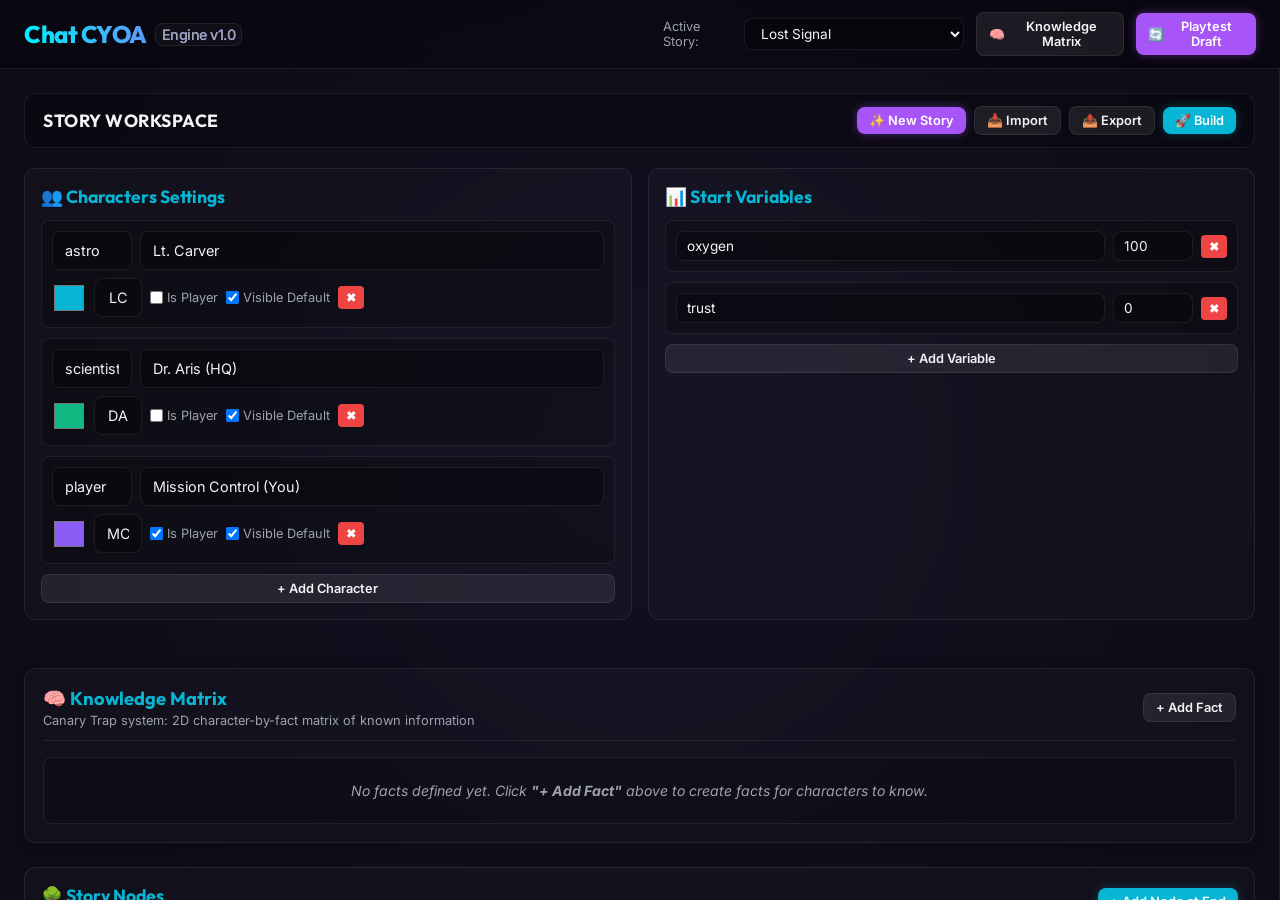
<file: index.html>
<!DOCTYPE html>
<html lang="en">
<head>
  <meta charset="UTF-8">
  <meta name="viewport" content="width=device-width, initial-scale=1.0">
  <meta name="description" content="An interactive simulated phone game engine to write, play, and share branching chat stories.">
  <title>CYOA Phone Chat Story Engine</title>
  <link rel="stylesheet" href="style.css?v=1.9">
</head>
<body>

  <!-- Top Navigation Header -->
  <header class="app-header">
    <div class="brand-section">
      <h1>Chat CYOA <span>Engine v1.0</span></h1>
    </div>
    <div class="app-controls">
      <label for="story-select" style="font-size: 0.8rem; color: var(--text-muted);">Active Story:</label>
      <select id="story-select" style="max-width: 220px; padding: 6px 12px; font-size: 0.85rem;">
        <!-- Dynamically Populated -->
      </select>

      <button id="btn-top-knowledge-hud" class="btn btn-secondary btn-sm" title="View Character Knowledge Matrix">
        <span class="icon">🧠</span> Knowledge Matrix
      </button>

      <button id="btn-restart-game" class="btn btn-primary btn-sm">
        <span class="icon">🔄</span> Playtest Draft
      </button>
    </div>
  </header>


  <!-- Workspace Grid containing Editor & Phone -->
  <main class="workspace">

    <!-- LEFT PANEL: Visual Story Editor -->
    <section id="left-panel" class="panel editor-panel mobile-hidden">
      <div class="editor-workspace-scroller full-width-workspace">
        
        <!-- Top Toolbar with Story Management Buttons -->
        <div class="editor-toolbar">
          <div class="toolbar-title">
            <h2>Story Workspace</h2>
          </div>
          <div class="toolbar-actions">
            <button id="btn-new-story" type="button" class="btn btn-primary btn-sm">✨ New Story</button>
            <button id="btn-import-story" type="button" class="btn btn-secondary btn-sm" title="Import Story JSON">📥 Import</button>
            <button id="btn-export-story" type="button" class="btn btn-secondary btn-sm" title="Export Story JSON">📤 Export</button>
            <button id="btn-export-build" type="button" class="btn btn-accent btn-sm" title="Export Standalone Web Game">🚀 Build</button>
            <input type="file" id="import-file-input" class="hidden" accept=".json">
          </div>
        </div>

        <!-- Top Settings Grid: Character Settings & Start Variables & Live Variables -->
        <div class="top-settings-grid">
          
          <!-- Character Profiles Config panel -->
          <div class="config-group">
            <h3>👥 Characters Settings</h3>
            <div id="characters-config-list">
              <!-- Dynamic character profile cards -->
            </div>
            <div style="display: flex; gap: 8px; margin-top: 10px;">
              <button id="btn-add-char" type="button" class="btn btn-secondary btn-sm" style="width: 100%;">+ Add Character</button>
            </div>
          </div>

          <!-- Start Variables Config panel -->
          <div class="config-group">
            <h3>📊 Start Variables</h3>
            <div id="variables-config-list">
              <!-- Dynamic variables configuration options -->
            </div>
            <div style="display: flex; gap: 8px; margin-top: 10px;">
              <button id="btn-add-var" type="button" class="btn btn-secondary btn-sm" style="width: 100%;">+ Add Variable</button>
            </div>
          </div>

        </div>

        <!-- Knowledge Matrix (Canary Trap) Config Section -->
        <div class="config-group knowledge-matrix-section">
          <div class="knowledge-matrix-header">
            <div class="matrix-title-group">
              <h3>🧠 Knowledge Matrix</h3>
              <span class="matrix-subtitle">Canary Trap system: 2D character-by-fact matrix of known information</span>
            </div>
            <div class="matrix-actions">
              <button id="btn-add-fact" type="button" class="btn btn-secondary btn-sm">+ Add Fact</button>
            </div>
          </div>
          <div id="knowledge-matrix-container" class="knowledge-matrix-scroller">
            <!-- Dynamic 2D Knowledge Matrix Table rendered here -->
          </div>
        </div>

        <!-- Full-Width Story Nodes View Section -->
        <div class="config-group node-view-section">
          <div class="node-view-header">
            <h3>🌳 Story Nodes</h3>
            <button id="btn-new-node" type="button" class="btn btn-accent btn-sm" title="Create a new top-level dialogue node">+ Add Node at End</button>
          </div>
          <div id="node-list" class="node-list-scroller full-width-node-list">
            <!-- Rendered dynamically with inline editable node cards -->
          </div>
        </div>

      </div>
    </section>

    <!-- RIGHT PANEL: Phone Simulator -->
    <section id="right-panel" class="panel phone-panel">
      <div class="phone-device">
        <div class="phone-notch"></div>
        <div class="phone-screen">
          
          <!-- Top simulated status clock & status battery/network bar -->
          <header class="phone-status-bar">
            <span id="status-time">10:42 AM</span>
            <div class="status-bar-icons">
              <!-- Network Signal Icon (SVG) -->
              <svg class="status-icon" width="14" height="12" viewBox="0 0 16 16" fill="currentColor">
                <path d="M2 11.5a.5.5 0 0 1 .5-.5h11a.5.5 0 0 1 0 1h-11a.5.5 0 0 1-.5-.5zm2-3a.5.5 0 0 1 .5-.5h7a.5.5 0 0 1 0 1h-7a.5.5 0 0 1-.5-.5zm2-3a.5.5 0 0 1 .5-.5h3a.5.5 0 0 1 0 1h-3a.5.5 0 0 1-.5-.5z"/>
              </svg>
              <!-- Wifi Icon (SVG) -->
              <svg class="status-icon" width="14" height="12" viewBox="0 0 16 16" fill="currentColor">
                <path d="M15.384 6.115a.485.485 0 0 0-.047-.736A12.444 12.444 0 0 0 8 3 12.44 12.44 0 0 0 .663 5.379a.485.485 0 0 0-.048.736.518.518 0 0 0 .668.05A11.448 11.448 0 0 1 8 4c2.507 0 4.827.802 6.716 2.164.205.148.49.13.668-.049z"/>
                <path d="M13.229 8.271a.482.482 0 0 0-.063-.745A9.455 9.455 0 0 0 8 6c-1.905 0-3.68.56-5.166 1.526a.48.48 0 0 0-.063.745.525.525 0 0 0 .652.065A8.46 8.46 0 0 1 8 7a8.46 8.46 0 0 1 4.577 1.336.525.525 0 0 0 .652-.065zm-2.183 2.183c.226-.226.185-.605-.1-.75A6.473 6.473 0 0 0 8 9c-1.187 0-2.302.318-3.272.875-.29.15-.33.529-.1.75l.178.178c.187.187.498.156.63-.075A5.467 5.467 0 0 1 8 10c1.026 0 1.986.282 2.808.775.132.23.443.262.63.075l.178-.178z"/>
              </svg>
              <!-- Battery Icon (SVG) -->
              <svg class="status-icon" width="16" height="12" viewBox="0 0 16 16" fill="currentColor">
                <path d="M2 6h10v4H2V6z"/>
                <path d="M2 4a2 2 0 0 0-2 2v4a2 2 0 0 0 2 2h10a2 2 0 0 0 2-2V6a2 2 0 0 0-2-2H2zm10 1a1 1 0 0 1 1 1v4a1 1 0 0 1-1 1H2a1 1 0 0 1-1-1V6a1 1 0 0 1 1-1h10zm4 3a1.5 1.5 0 0 1-1.5 1.5v-3A1.5 1.5 0 0 1 16 8z"/>
              </svg>
            </div>
          </header>

          <!-- Top active chat target header (Avatar + name + status) -->
          <div id="phone-chat-header" class="phone-header">
            <button id="btn-back-to-chats" class="phone-back-btn">
              <span class="back-arrow">◀</span>
              <span id="unread-total-badge" class="unread-badge hidden">0</span>
            </button>
            <div id="phone-contact-avatar" class="header-avatar">LC</div>
            <div class="header-info">
              <span id="phone-contact-name" class="contact-name">Lt. Carver</span>
              <span id="phone-contact-status" class="contact-status">Online</span>
            </div>
            <button id="btn-toggle-knowledge-hud" class="phone-hud-btn" type="button" title="View Live Knowledge Matrix">
              <span class="hud-icon">🧠</span>
            </button>
          </div>

          <!-- Chat List View Panel (Conversations selector) -->
          <div id="phone-chat-list-view" class="phone-chat-list-body hidden">
            <div class="chat-list-header" style="display: flex; justify-content: space-between; align-items: center;">
              <h2>Messages</h2>
              <button id="btn-list-knowledge-hud" class="phone-hud-btn" type="button" title="View Live Knowledge Matrix">
                <span class="hud-icon">🧠</span>
              </button>
            </div>
            <div id="chats-list" class="chats-list-container">
              <!-- Dynamically populated chat threads cells -->
            </div>
          </div>

          <!-- Chat Room View Panel (Individual message feed) -->
          <div id="phone-chat-room-view" class="phone-chat-room-body">
            <!-- Message bubbles scroll log window -->
            <div id="chat-messages" class="phone-chat-body">
              <!-- Messages added programmatically -->

              <!-- Typing dots indicator wrapper -->
              <div id="typing-indicator" class="message-row message-contact hidden" style="margin-bottom: 8px;">
                <div class="typing-avatar" style="background-color: var(--color-primary);">LC</div>
                <div class="typing-bubble">
                  <div class="typing-dot"></div>
                  <div class="typing-dot"></div>
                  <div class="typing-dot"></div>
                </div>
              </div>

              <!-- Inline choice options buttons wrapper -->
              <div id="chat-choices" class="choices-panel inline-choices">
                <!-- Rendered choice options buttons -->
              </div>
            </div>
          </div>



          <!-- Phone Live Knowledge HUD Overlay -->
          <div id="phone-knowledge-hud" class="phone-hud-overlay hidden">
            <div class="phone-hud-card">
              <div class="phone-hud-header">
                <div style="display:flex; align-items:center; gap:6px;">
                  <span>🧠</span>
                  <h4>Character Knowledge</h4>
                </div>
                <button type="button" id="btn-close-knowledge-hud" class="hud-close-btn">✖</button>
              </div>
              <div id="phone-knowledge-hud-body" class="phone-hud-body">
                <!-- Live updated table of facts known by each character -->
              </div>
            </div>
          </div>

          <!-- Bottom physical home gesture swipe line -->
          <div class="phone-home-indicator">
            <div class="home-bar"></div>
          </div>

        </div>
      </div>
    </section>

  </main>

  <!-- Load Main Application Module -->
  <script type="module" src="app.js?v=2.0"></script>

  <!-- Custom Modal for New Story Creation -->
  <div id="modal-new-story" class="modal-overlay hidden">
    <div class="modal-card">
      <div class="modal-header">
        <h3>✨ Create New Story</h3>
        <button type="button" class="btn-close-modal" id="btn-close-new-story-modal">✖</button>
      </div>
      <div class="modal-body">
        <label for="new-story-title-input" class="modal-label">Story Title</label>
        <input type="text" id="new-story-title-input" class="modal-input" placeholder="e.g. Lost in Sector 4..." value="Untitled Story">
      </div>
      <div class="modal-footer">
        <button type="button" id="btn-cancel-new-story" class="btn btn-secondary btn-sm">Cancel</button>
        <button type="button" id="btn-confirm-new-story" class="btn btn-primary btn-sm">Create Story</button>
      </div>
    </div>
  </div>

  <!-- Custom Modal for Import Conflict Resolution -->
  <div id="modal-import-conflict" class="modal-overlay hidden">
    <div class="modal-card">
      <div class="modal-header">
        <h3>⚠️ Story Title Conflict</h3>
        <button type="button" class="btn-close-modal" id="btn-close-import-conflict-modal">✖</button>
      </div>
      <div class="modal-body">
        <p id="import-conflict-msg" style="font-size: 0.9rem; color: var(--text-muted); margin-bottom: 12px; line-height: 1.4;"></p>
        <label for="import-new-title-input" class="modal-label">New Story Title</label>
        <input type="text" id="import-new-title-input" class="modal-input" placeholder="Enter new story title...">
      </div>
      <div class="modal-footer" style="flex-wrap: wrap;">
        <button type="button" id="btn-cancel-import" class="btn btn-secondary btn-sm">Cancel</button>
        <button type="button" id="btn-overwrite-story" class="btn btn-danger btn-sm">Overwrite</button>
        <button type="button" id="btn-import-new-title" class="btn btn-primary btn-sm">Import as New</button>
      </div>
    </div>
  </div>
</body>
</html>
</file>
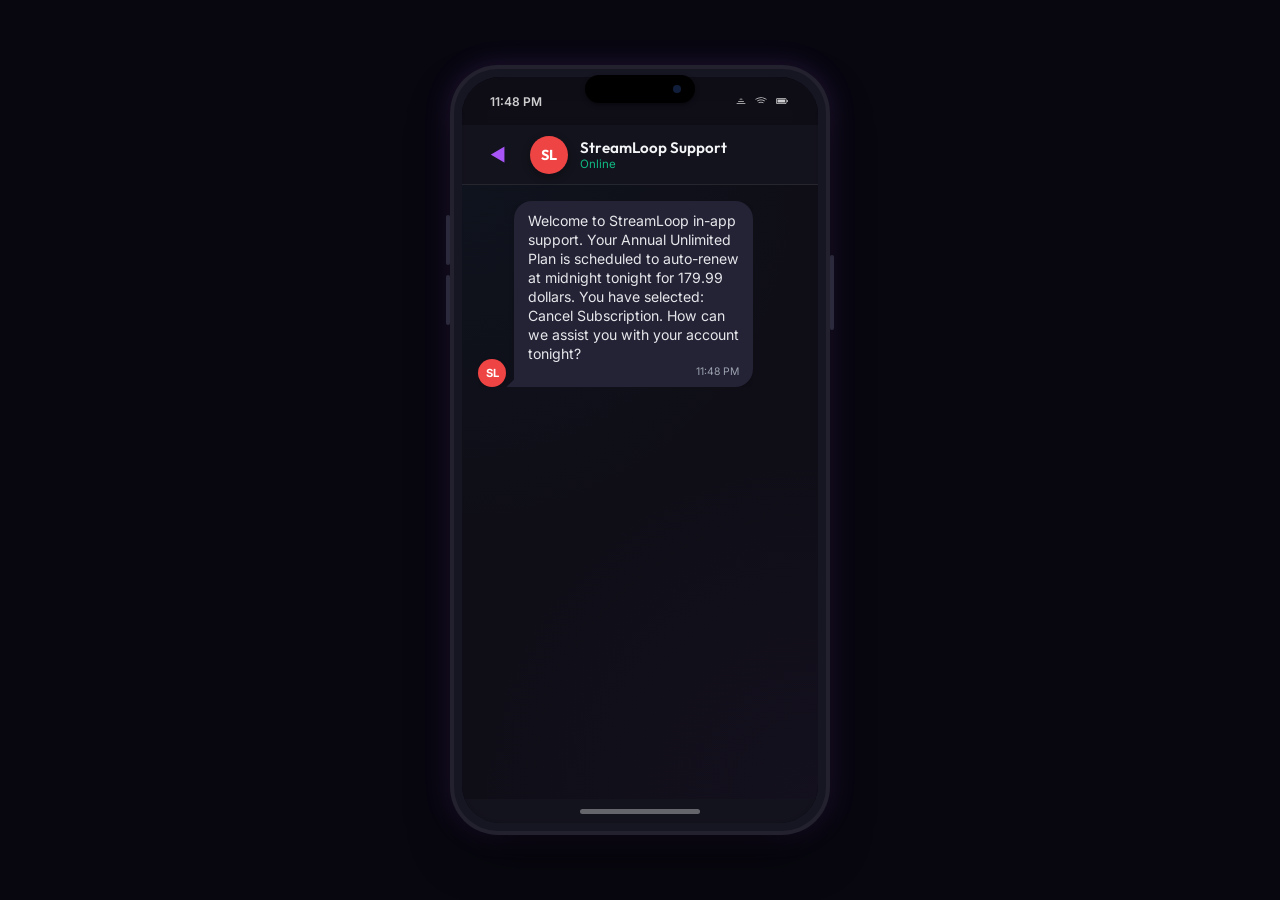
<file: builds/opt_out_standalone.html>
<!DOCTYPE html>
<html lang="en">
<head>
  <meta charset="UTF-8">
  <meta name="viewport" content="width=device-width, initial-scale=1.0">
  <title>Opt-Out</title>
  <style>
    /*
 * Modern Phone CYOA Engine Stylesheet
 * Incorporates premium glassmorphism, responsive grids, custom animations, and a high-fidelity phone frame model.
 */

@import url('https://fonts.googleapis.com/css2?family=Inter:wght@300;400;500;600&family=Outfit:wght@400;500;600;700;800&display=swap');

:root {
  /* Colors */
  --bg-app: #080710;
  --bg-editor: rgba(18, 17, 28, 0.7);
  --bg-phone-bezel: #161522;
  --bg-phone-screen: #0f0e17;

  --color-primary: #a855f7;
  /* Violet */
  --color-primary-glow: rgba(168, 85, 247, 0.4);
  --color-accent: #06b6d4;
  /* Cyan */
  --color-accent-glow: rgba(6, 182, 212, 0.3);
  --color-success: #10b981;
  /* Emerald */
  --color-warning: #f59e0b;
  /* Amber */
  --color-danger: #ef4444;
  /* Red */

  /* Text */
  --text-main: #f3f4f6;
  --text-muted: #9ca3af;
  --text-phone-user: #ffffff;
  --text-phone-contact: #e5e7eb;

  /* Chat Bubbles */
  --bubble-player: linear-gradient(135deg, #7c3aed, #a855f7);
  --bubble-contact: #242235;
  --bubble-system: rgba(30, 29, 45, 0.8);

  /* Font Family */
  --font-outfit: 'Outfit', 'Inter', -apple-system, BlinkMacSystemFont, sans-serif;
  --font-inter: 'Inter', -apple-system, sans-serif;

  /* Borders and radius */
  --border-radius-lg: 20px;
  --border-radius-md: 12px;
  --border-radius-sm: 8px;
  --border-translucent: rgba(255, 255, 255, 0.08);
}

/* Base resets */
* {
  margin: 0;
  padding: 0;
  box-sizing: border-box;
  font-family: var(--font-inter);
}

body {
  background: radial-gradient(circle at 50% 50%, #171430 0%, var(--bg-app) 80%);
  color: var(--text-main);
  height: 100vh;
  overflow: hidden;
  display: flex;
  flex-direction: column;
}

/* Application Header */
.app-header {
  background: rgba(10, 9, 18, 0.6);
  backdrop-filter: blur(10px);
  border-bottom: 1px solid var(--border-translucent);
  padding: 12px 24px;
  display: flex;
  justify-content: space-between;
  align-items: center;
  z-index: 10;
}

.brand-section h1 {
  font-family: var(--font-outfit);
  font-size: 1.5rem;
  font-weight: 800;
  letter-spacing: -0.5px;
  background: linear-gradient(to right, #00f0ff, #a855f7);
  -webkit-background-clip: text;
  background-clip: text;
  -webkit-text-fill-color: transparent;
  display: flex;
  align-items: center;
  gap: 8px;
}

.brand-section h1 span {
  font-size: 0.9rem;
  font-weight: 500;
  color: var(--text-muted);
  border: 1px solid var(--border-translucent);
  padding: 2px 6px;
  border-radius: var(--border-radius-sm);
  background: rgba(255, 255, 255, 0.03);
  -webkit-text-fill-color: var(--text-muted);
}

.app-controls {
  display: flex;
  align-items: center;
  gap: 12px;
}

/* Workspace Layout Grid */
.workspace {
  flex: 1;
  display: grid;
  grid-template-columns: minmax(750px, 1.4fr) 0.6fr;
  height: calc(100vh - 65px);
  overflow: hidden;
}

/* Scrollbars styling */
::-webkit-scrollbar {
  width: 6px;
  height: 6px;
}

::-webkit-scrollbar-track {
  background: transparent;
}

::-webkit-scrollbar-thumb {
  background: rgba(255, 255, 255, 0.15);
  border-radius: 3px;
}

::-webkit-scrollbar-thumb:hover {
  background: rgba(255, 255, 255, 0.3);
}

/* Panel Containers */
.panel {
  height: 100%;
  overflow-y: auto;
  padding: 20px;
  display: flex;
  flex-direction: column;
}

/* LEFT PANEL (Story Editor) */
.editor-panel {
  background: var(--bg-editor);
  backdrop-filter: blur(12px);
  border-right: 1px solid var(--border-translucent);
  display: flex;
  flex-direction: column;
  overflow: hidden;
  padding: 0;
  min-height: 0;
}

.full-width-workspace {
  flex: 1;
  overflow-y: auto;
  padding: 20px 24px;
  min-height: 0;
}

/* Top Toolbar */
.editor-toolbar {
  display: flex;
  justify-content: space-between;
  align-items: center;
  background: rgba(0, 0, 0, 0.25);
  border: 1px solid var(--border-translucent);
  border-radius: var(--border-radius-md);
  padding: 12px 18px;
  margin-bottom: 20px;
  flex-wrap: wrap;
  gap: 12px;
}

.toolbar-title h2 {
  font-family: var(--font-outfit);
  font-size: 1.1rem;
  color: var(--text-main);
  text-transform: uppercase;
  letter-spacing: 0.5px;
}

.toolbar-actions {
  display: flex;
  gap: 8px;
  align-items: center;
  flex-wrap: wrap;
}

/* Top Settings Grid */
.top-settings-grid {
  display: grid;
  grid-template-columns: repeat(auto-fit, minmax(300px, 1fr));
  gap: 16px;
  margin-bottom: 24px;
}

/* Node View Section */
.node-view-section {
  margin-bottom: 24px;
  background: rgba(255, 255, 255, 0.02);
  border: 1px solid var(--border-translucent);
  border-radius: var(--border-radius-md);
  padding: 20px;
}

.node-view-header {
  display: flex;
  justify-content: space-between;
  align-items: center;
  margin-bottom: 16px;
  padding-bottom: 12px;
  border-bottom: 1px solid var(--border-translucent);
}

.node-view-header h3 {
  font-family: var(--font-outfit);
  font-size: 1.2rem;
  color: var(--color-accent);
  margin: 0;
}

.full-width-node-list {
  padding: 0;
}

/* Inline Editable Node Card */
.node-item {
  padding: 14px 16px;
  border-radius: var(--border-radius-md);
  background: rgba(20, 19, 32, 0.7);
  border: 1px solid var(--border-translucent);
  margin-bottom: 12px;
  transition: all 0.2s ease;
  box-shadow: 0 4px 12px rgba(0, 0, 0, 0.25);
}

.node-item:hover {
  background: rgba(25, 24, 40, 0.85);
  border-color: rgba(255, 255, 255, 0.15);
}

.node-item.active {
  background: rgba(168, 85, 247, 0.08);
  border-color: rgba(168, 85, 247, 0.5);
  box-shadow: 0 0 16px rgba(168, 85, 247, 0.15);
}

.node-item.start {
  border-left: 4px solid var(--color-success);
}

.node-card-header {
  display: flex;
  justify-content: space-between;
  align-items: center;
  gap: 12px;
  margin-bottom: 12px;
  padding-bottom: 8px;
  border-bottom: 1px solid rgba(255, 255, 255, 0.06);
}

.node-header-left {
  display: flex;
  align-items: center;
  gap: 8px;
}

.drag-handle {
  cursor: grab;
  color: var(--text-muted);
  font-size: 1.1rem;
  user-select: none;
  padding: 2px 4px;
}

.drag-handle:hover {
  color: var(--text-main);
}

.node-path-badge {
  font-size: 0.75rem;
  background: rgba(255, 255, 255, 0.08);
  padding: 3px 8px;
  border-radius: 4px;
  color: var(--color-accent);
  font-family: monospace;
  font-weight: 600;
}

.node-header-right {
  display: flex;
  align-items: center;
  gap: 8px;
}

.node-type-select {
  width: auto;
  padding: 4px 8px;
  font-size: 0.8rem;
  font-weight: 600;
  background: rgba(0, 0, 0, 0.4);
  border-color: rgba(168, 85, 247, 0.3);
  border-radius: 4px;
  color: var(--text-main);
}

.node-card-body {
  display: flex;
  flex-direction: column;
  gap: 10px;
}

.node-card-row {
  display: flex;
  gap: 12px;
  align-items: center;
}

.node-card-row.two-cols {
  display: grid;
  grid-template-columns: 1fr 140px;
  gap: 12px;
}

.node-card-row .field-group {
  display: flex;
  flex-direction: column;
  gap: 4px;
}

.node-card-row label {
  font-size: 0.75rem;
  color: var(--text-muted);
  font-weight: 600;
  text-transform: uppercase;
  letter-spacing: 0.5px;
}

.choices-head-row {
  display: flex;
  justify-content: space-between;
  align-items: center;
  margin-top: 6px;
  margin-bottom: 4px;
}

.choices-title {
  font-size: 0.8rem;
  font-weight: 600;
  color: var(--color-primary);
  text-transform: uppercase;
  letter-spacing: 0.5px;
}

.node-choice-sidebar-item {
  margin-top: 10px;
  margin-bottom: 10px;
  background: rgba(255, 255, 255, 0.02);
  border: 1px solid var(--border-translucent);
  border-radius: var(--border-radius-sm);
  padding: 12px 14px;
  transition: all 0.2s ease;
}

.choice-card-inner {
  display: flex;
  flex-direction: column;
  gap: 10px;
  width: 100%;
}

.choice-text-row {
  display: flex;
  align-items: flex-start;
  gap: 10px;
  width: 100%;
}

.choice-bullet {
  color: var(--color-primary);
  font-weight: bold;
  font-size: 1.2rem;
  line-height: 1.8;
}

.choice-input-wrapper {
  flex: 1;
  display: flex;
  flex-direction: column;
  gap: 4px;
  width: 100%;
}

.choice-input-label {
  font-size: 0.72rem;
  color: var(--text-muted);
  font-weight: 600;
  text-transform: uppercase;
  letter-spacing: 0.5px;
}

.choice-text-input {
  width: 100%;
  flex: 1;
  font-size: 0.92rem;
  font-weight: 500;
}

.choice-options-row {
  display: flex;
  align-items: center;
  justify-content: space-between;
  gap: 12px;
  flex-wrap: wrap;
  padding-left: 22px;
  width: 100%;
}

.choice-option-group {
  display: flex;
  align-items: center;
  gap: 6px;
}

.choice-option-group label {
  font-size: 0.72rem;
  color: var(--text-muted);
  font-weight: 600;
  white-space: nowrap;
}

.choice-actions-group {
  display: flex;
  align-items: center;
  gap: 6px;
  margin-left: auto;
}

.node-card-footer {
  display: flex;
  gap: 8px;
  margin-top: 12px;
  padding-top: 10px;
  border-top: 1px dashed rgba(255, 255, 255, 0.08);
  flex-wrap: wrap;
}

.btn-node-add-action {
  display: inline-flex;
  align-items: center;
  gap: 4px;
  border-radius: var(--border-radius-sm);
  padding: 4px 10px;
  font-size: 0.75rem;
  font-weight: 600;
  cursor: pointer;
  transition: all 0.2s ease;
}

.btn-node-add-child {
  background: rgba(168, 85, 247, 0.12);
  color: var(--color-primary);
  border: 1px dashed rgba(168, 85, 247, 0.4);
}

.btn-node-add-child:hover {
  background: rgba(168, 85, 247, 0.25);
  border-color: rgba(168, 85, 247, 0.7);
  color: #fff;
  transform: translateY(-1px);
}

.btn-node-insert-below {
  background: rgba(6, 182, 212, 0.12);
  color: var(--color-accent);
  border: 1px dashed rgba(6, 182, 212, 0.4);
}

.btn-node-insert-below:hover {
  background: rgba(6, 182, 212, 0.25);
  border-color: rgba(6, 182, 212, 0.7);
  color: #fff;
  transform: translateY(-1px);
}

.btn-node-add-option {
  background: rgba(234, 179, 8, 0.12);
  color: #eab308;
  border: 1px dashed rgba(234, 179, 8, 0.4);
}

.btn-node-add-option:hover {
  background: rgba(234, 179, 8, 0.25);
  border-color: rgba(234, 179, 8, 0.7);
  color: #fff;
  transform: translateY(-1px);
}

.node-item.dragging {
  opacity: 0.4;
  border: 1px dashed var(--color-primary);
}

.node-item.drag-over-top {
  border-top: 2px solid var(--color-accent) !important;
  background: rgba(6, 182, 212, 0.1) !important;
}

.node-item.drag-over-bottom {
  border-bottom: 2px solid var(--color-accent) !important;
  background: rgba(6, 182, 212, 0.1) !important;
}

.node-item.drag-over-child {
  border: 2px dashed var(--color-primary) !important;
  background: rgba(168, 85, 247, 0.15) !important;
}

.node-choice-sidebar-item.drag-over-choice {
  background: rgba(168, 85, 247, 0.25) !important;
  border: 1px dashed var(--color-primary) !important;
  border-radius: 4px;
}

.top-level-add-container.drag-over-toplevel {
  background: rgba(6, 182, 212, 0.15);
  border: 2px dashed var(--color-accent);
  border-radius: var(--border-radius-sm);
}

.top-level-add-container {
  padding: 10px 0;
  transition: all 0.2s ease;
}

.node-label {
  display: flex;
  justify-content: space-between;
  align-items: center;
  margin-bottom: 4px;
}

.node-id-txt {
  font-weight: 600;
  font-size: 0.85rem;
  color: var(--text-main);
}

.badge {
  font-size: 0.7rem;
  padding: 1px 5px;
  border-radius: 4px;
  font-weight: bold;
}

.start-badge {
  background: rgba(16, 185, 129, 0.2);
  color: var(--color-success);
  border: 1px solid rgba(16, 185, 129, 0.4);
}

.warn-badge {
  background: rgba(239, 68, 68, 0.2);
  color: var(--color-danger);
  border: 1px solid rgba(239, 68, 68, 0.4);
  cursor: help;
  animation: pulse-warn 1.5s infinite;
}

@keyframes pulse-warn {
  0% {
    transform: scale(1);
  }

  50% {
    transform: scale(1.1);
  }

  100% {
    transform: scale(1);
  }
}

.node-snippet {
  font-size: 0.75rem;
  color: var(--text-muted);
  white-space: normal;
  word-wrap: break-word;
  overflow-wrap: break-word;
}

.editor-workspace-scroller {
  flex: 1;
  overflow-y: auto;
  padding: 24px;
  min-height: 0;
}

/* Config Tab Sections */
.config-group {
  margin-bottom: 24px;
  background: rgba(255, 255, 255, 0.02);
  border: 1px solid var(--border-translucent);
  border-radius: var(--border-radius-md);
  padding: 16px;
}

.config-group h3 {
  font-family: var(--font-outfit);
  font-size: 1.1rem;
  margin-bottom: 12px;
  color: var(--color-accent);
}

/* Inputs & Form layout */
.form-row {
  margin-bottom: 16px;
}

.form-row.two-cols {
  display: grid;
  grid-template-columns: 1fr 1fr;
  gap: 12px;
}

.form-row label {
  display: block;
  font-size: 0.85rem;
  color: var(--text-muted);
  margin-bottom: 6px;
  font-weight: 500;
}

input[type="text"],
input[type="number"],
select,
textarea {
  width: 100%;
  background: rgba(0, 0, 0, 0.3);
  border: 1px solid var(--border-translucent);
  border-radius: var(--border-radius-sm);
  color: var(--text-main);
  padding: 10px 12px;
  font-size: 0.9rem;
  outline: none;
  transition: all 0.2s ease;
}

input:focus,
select:focus,
textarea:focus {
  border-color: var(--color-primary);
  box-shadow: 0 0 8px var(--color-primary-glow);
}

.label-info {
  display: block;
  font-size: 0.75rem;
  color: var(--text-muted);
  margin-top: 4px;
  font-style: italic;
}

.editor-divider {
  border: none;
  border-top: 1px solid var(--border-translucent);
  margin: 20px 0;
}

/* Tab Configuration / Options Section */
.tabs-header {
  margin-bottom: 12px;
}

.tab-title {
  font-weight: 600;
  font-size: 0.9rem;
  color: var(--color-accent);
  text-transform: uppercase;
  letter-spacing: 0.5px;
}

.flow-mode-selector {
  display: flex;
  background: rgba(0, 0, 0, 0.4);
  padding: 4px;
  border-radius: var(--border-radius-sm);
  margin-bottom: 16px;
}

.radio-btn {
  flex: 1;
  text-align: center;
  padding: 8px 12px;
  font-size: 0.8rem;
  font-weight: 500;
  cursor: pointer;
  border-radius: 6px;
  display: flex;
  align-items: center;
  justify-content: center;
  gap: 6px;
  transition: background 0.2s;
}

.radio-btn input {
  margin: 0;
}

.radio-btn:hover {
  background: rgba(255, 255, 255, 0.03);
}

.flow-config-panel {
  background: rgba(0, 0, 0, 0.15);
  border: 1px dashed var(--border-translucent);
  border-radius: var(--border-radius-md);
  padding: 16px;
  margin-top: 10px;
}

.flow-config-panel.hidden {
  display: none;
}

/* Dynamic Choices Lists */
#choices-list-editor {
  margin-bottom: 12px;
}

.choice-edit-item {
  display: grid;
  grid-template-columns: 1fr 120px 30px;
  gap: 8px;
  margin-bottom: 12px;
  background: rgba(0, 0, 0, 0.25);
  padding: 8px;
  border-radius: var(--border-radius-sm);
  position: relative;
}

.choice-edit-item input {
  padding: 6px 10px;
  font-size: 0.8rem;
}

.choice-action-row {
  grid-column: span 2;
  display: flex;
  align-items: center;
  gap: 8px;
  margin-top: 4px;
  font-size: 0.75rem;
  color: var(--text-muted);
}

.choice-action-row input {
  width: 90px;
  padding: 4px;
}

.choice-action-row input.choice-act-val {
  width: 50px;
}

/* Character Configurations mapping lists */
.char-config-row,
.var-config-row {
  background: rgba(0, 0, 0, 0.2);
  border: 1px solid var(--border-translucent);
  padding: 10px;
  border-radius: var(--border-radius-sm);
  margin-bottom: 10px;
  display: flex;
  flex-direction: column;
  gap: 8px;
}

.char-keys-inputs {
  display: grid;
  grid-template-columns: 80px 1fr;
  gap: 8px;
}

.char-visuals-inputs {
  display: flex;
  align-items: center;
  gap: 8px;
}

.char-color-input {
  width: 34px;
  height: 34px;
  padding: 0;
  border: none;
  background: transparent;
  cursor: pointer;
}

.char-avatar-input {
  width: 48px !important;
  text-align: center;
}

.player-checkbox,
.visible-checkbox {
  font-size: 0.8rem;
  color: var(--text-muted);
  display: flex;
  align-items: center;
  gap: 4px;
  cursor: pointer;
}

.var-config-row {
  flex-direction: row;
  align-items: center;
}

.var-config-row input {
  flex: 1;
  padding: 6px 10px;
  font-size: 0.85rem;
}

.var-config-row input.var-val-input {
  max-width: 80px;
}

/* Actions board buttons */
.editor-actions {
  display: flex;
  gap: 8px;
  margin-top: 24px;
}

/* Buttons System */
.btn {
  border: none;
  border-radius: var(--border-radius-sm);
  font-weight: 600;
  padding: 10px 16px;
  cursor: pointer;
  display: inline-flex;
  align-items: center;
  justify-content: center;
  gap: 6px;
  font-size: 0.9rem;
  transition: all 0.2s ease;
}

.btn-primary {
  background: var(--color-primary);
  color: #fff;
  box-shadow: 0 0 10px var(--color-primary-glow);
}

.btn-primary:hover {
  background: #b56ff9;
  transform: translateY(-1px);
}

.btn-accent {
  background: var(--color-accent);
  color: #fff;
  box-shadow: 0 0 10px var(--color-accent-glow);
}

.btn-accent:hover {
  background: #22d3ee;
  transform: translateY(-1px);
}

.btn-secondary {
  background: rgba(255, 255, 255, 0.08);
  color: var(--text-main);
  border: 1px solid var(--border-translucent);
}

.btn-secondary:hover {
  background: rgba(255, 255, 255, 0.15);
}

.btn-danger {
  background: var(--color-danger);
  color: #fff;
}

.btn-danger:hover {
  background: #f87171;
}

.btn-sm {
  padding: 6px 12px;
  font-size: 0.8rem;
}

.btn-xs {
  padding: 4px 8px;
  font-size: 0.75rem;
  border-radius: 4px;
}

/* Custom sound toggle icon badge state */
.sound-muted {
  background: rgba(239, 68, 68, 0.1) !important;
  color: var(--color-danger) !important;
  border-color: rgba(239, 68, 68, 0.3) !important;
}

/* RIGHT PANEL (Phone Simulator Container) */
.phone-panel {
  display: flex;
  align-items: center;
  justify-content: center;
  perspective: 1000px;
}

/* Phone Bezel/Mockup Shell Layout */
.phone-device {
  width: 380px;
  height: 770px;
  background: var(--bg-phone-bezel);
  border-radius: 48px;
  padding: 12px;
  box-shadow:
    0px 25px 50px -12px rgba(0, 0, 0, 0.7),
    0px 0px 0px 4px rgba(255, 255, 255, 0.05) inset,
    0px 0px 25px 2px rgba(168, 85, 247, 0.15);
  position: relative;
  transition: all 0.3s ease;
  aspect-ratio: 9 / 19.5;
}

/* Side button details on simulated phone */
.phone-device::before,
.phone-device::after {
  content: "";
  position: absolute;
  background: #2b2a3c;
  border-radius: 3px;
}

/* Volume Buttons */
.phone-device::before {
  width: 4px;
  height: 50px;
  left: -4px;
  top: 150px;
  box-shadow: 0 60px 0 #2b2a3c;
  /* Second volume button offset */
}

/* Power Button */
.phone-device::after {
  width: 4px;
  height: 75px;
  right: -4px;
  top: 190px;
}

/* Simulated screen wrapper */
.phone-screen {
  width: 100%;
  height: 100%;
  background: var(--bg-phone-screen);
  border-radius: 38px;
  overflow: hidden;
  position: relative;
  display: flex;
  flex-direction: column;
  box-shadow: 0px 0px 20px rgba(0, 0, 0, 0.8) inset;
}

/* Dynamic Island/Camera notch */
.phone-notch {
  position: absolute;
  top: 10px;
  left: 50%;
  transform: translateX(-50%);
  width: 110px;
  height: 28px;
  background: #000;
  border-radius: 20px;
  z-index: 100;
  display: flex;
  align-items: center;
  justify-content: flex-end;
  padding-right: 14px;
  box-shadow: 0px 2px 4px rgba(0, 0, 0, 0.4);
}

.phone-notch::before {
  content: '';
  width: 8px;
  height: 8px;
  background: #111e3b;
  /* Subtle blue lens tint */
  border-radius: 50%;
}

/* Phone top Status Bar */
.phone-status-bar {
  height: 48px;
  padding: 0 28px;
  display: flex;
  justify-content: space-between;
  align-items: center;
  font-size: 0.75rem;
  font-weight: 600;
  color: rgba(255, 255, 255, 0.8);
  background: rgba(15, 14, 23, 0.8);
  backdrop-filter: blur(5px);
  z-index: 90;
  user-select: none;
}

.status-bar-icons {
  display: flex;
  gap: 6px;
  align-items: center;
}

.status-icon {
  font-size: 0.8rem;
}

/* Phone Screen active chat header */
.phone-header {
  height: 60px;
  background: rgba(20, 19, 30, 0.95);
  border-bottom: 1px solid var(--border-translucent);
  padding: 10px 20px;
  display: flex;
  align-items: center;
  gap: 12px;
  z-index: 80;
}

.header-avatar {
  width: 38px;
  height: 38px;
  border-radius: 50%;
  background: var(--color-primary);
  display: flex;
  align-items: center;
  justify-content: center;
  font-family: var(--font-outfit);
  font-weight: 700;
  font-size: 0.9rem;
  color: #fff;
  box-shadow: 0px 3px 8px rgba(0, 0, 0, 0.3);
}

.header-info {
  flex: 1;
  display: flex;
  flex-direction: column;
}

.contact-name {
  font-family: var(--font-outfit);
  font-weight: 600;
  font-size: 0.95rem;
  color: var(--text-main);
}

.contact-status {
  font-size: 0.72rem;
  color: var(--color-success);
  display: flex;
  align-items: center;
  gap: 4px;
}

.status-typing {
  color: var(--color-accent) !important;
  font-style: italic;
}

/* Chat content body */
.phone-chat-body {
  flex: 1;
  padding: 16px;
  overflow-y: auto;
  display: flex;
  flex-direction: column;
  gap: 14px;
  background:
    radial-gradient(circle at 100% 100%, rgba(168, 85, 247, 0.03) 0%, transparent 50%),
    radial-gradient(circle at 0% 0%, rgba(6, 182, 212, 0.03) 0%, transparent 50%),
    var(--bg-phone-screen);
}

/* Message Bubble Structures & Top-Down Growth */
.message-row {
  display: flex;
  gap: 8px;
  max-width: 85%;
  align-self: flex-start;
  align-items: flex-start; /* Anchors top of bubble to top edge so rounded top corners are fixed */
  flex-shrink: 0;
  overflow: hidden;
}

.message-row.msg-expanding {
  transition: max-height 0.35s cubic-bezier(0.16, 1, 0.3, 1), opacity 0.25s ease;
}

.message-player {
  align-self: flex-end;
  flex-direction: row-reverse;
  max-width: 80%;
  padding-right: 8px; /* Leaves room for the right-facing speech tail inside overflow: hidden boundary */
}

.msg-avatar {
  width: 28px;
  height: 28px;
  border-radius: 50%;
  display: flex;
  align-items: center;
  justify-content: center;
  font-size: 0.7rem;
  font-weight: 700;
  color: #fff;
  flex-shrink: 0;
  align-self: flex-end; /* Always anchored to the expanding bottom edge */
  box-shadow: 0 2px 4px rgba(0, 0, 0, 0.2);
}

.msg-bubble {
  padding: 10px 14px;
  border-radius: 18px;
  font-size: 0.88rem;
  line-height: 1.35;
  box-shadow: 0 2px 5px rgba(0, 0, 0, 0.15);
  align-self: flex-start; /* Keeps top rounded corners anchored at top edge */
  position: relative;
}

.message-contact .msg-bubble {
  background: var(--bubble-contact);
  color: var(--text-phone-contact);
  border-bottom-left-radius: 0;
}

/* Contact speech bubble tail extending toward avatar */
.message-contact .msg-bubble::after {
  content: "";
  position: absolute;
  bottom: 0;
  left: -8px;
  width: 8px;
  height: 8px;
  background: var(--bubble-contact);
  clip-path: polygon(100% 0, 0 100%, 100% 100%);
}

.message-player .msg-bubble {
  background: var(--bubble-player);
  color: var(--text-phone-user);
  border-bottom-right-radius: 0;
}

/* Player speech bubble tail extending toward player side */
.message-player .msg-bubble::after {
  content: "";
  position: absolute;
  bottom: 0;
  right: -8px;
  width: 8px;
  height: 8px;
  background: #a855f7; /* Matches right side of gradient */
  clip-path: polygon(0 0, 0 100%, 100% 100%);
}

.msg-time {
  font-size: 0.65rem;
  color: var(--text-muted);
  text-align: right;
  margin-top: 4px;
  line-height: 1;
}

.message-player .msg-time {
  color: rgba(255, 255, 255, 0.75);
}

.message-system {
  max-width: 100%;
  width: 100%;
  align-self: center;
  justify-content: center;
}

.message-system-inner {
  background: var(--bubble-system);
  color: var(--text-muted);
  font-size: 0.78rem;
  font-style: italic;
  padding: 6px 12px;
  border-radius: 12px;
  border: 1px solid var(--border-translucent);
  text-align: center;
}

/* Typing bubble dots indicators */
.typing-avatar {
  width: 28px;
  height: 28px;
  border-radius: 50%;
  display: flex;
  align-items: center;
  justify-content: center;
  font-size: 0.7rem;
  font-weight: 700;
  color: #fff;
  flex-shrink: 0;
  align-self: flex-end;
}

.typing-bubble {
  display: flex;
  align-items: center;
  gap: 4px;
  padding: 12px 16px;
  background: var(--bubble-contact);
  border-radius: 18px;
  border-bottom-left-radius: 4px;
}

.typing-dot {
  width: 6px;
  height: 6px;
  background: var(--text-muted);
  border-radius: 50%;
  animation: typing-bounce 1.4s infinite ease-in-out both;
}

.typing-dot:nth-child(1) {
  animation-delay: -0.32s;
}

.typing-dot:nth-child(2) {
  animation-delay: -0.16s;
}

@keyframes typing-bounce {

  0%,
  80%,
  100% {
    transform: scale(0);
  }

  40% {
    transform: scale(1.0);
  }
}

.hidden {
  display: none !important;
}



/* Choices styling (rendered inline in chat stream) */
.choices-panel.inline-choices {
  display: flex;
  flex-direction: column;
  align-items: flex-end;
  gap: 8px;
  width: 100%;
  padding-top: 10px;
  margin-top: auto;
  align-self: flex-end;
}

.inline-choices .choice-btn {
  background: rgba(168, 85, 247, 0.08);
  border: 1.5px dashed rgba(168, 85, 247, 0.55);
  color: var(--text-phone-user);
  padding: 10px 14px;
  border-radius: 18px;
  border-bottom-right-radius: 4px;
  font-size: 0.88rem;
  line-height: 1.35;
  text-align: left;
  width: fit-content;
  max-width: 85%;
  align-self: flex-end;
  cursor: pointer;
  opacity: 0.75;
  transition: opacity 0.2s ease, background 0.2s ease, border-color 0.2s ease, transform 0.2s ease;
  word-break: break-word;
  box-sizing: border-box;
}

.inline-choices .choice-btn:hover {
  opacity: 1;
  background: rgba(168, 85, 247, 0.25);
  border-style: solid;
  border-color: var(--color-primary);
  transform: translateY(-1px);
}

.inline-choices .choice-btn:active {
  transform: scale(0.97);
}

/* Phone bottom virtual Home indicator gesture bar */
.phone-home-indicator {
  height: 24px;
  display: flex;
  align-items: center;
  justify-content: center;
  background: rgba(20, 19, 30, 0.95);
  user-select: none;
}

.home-bar {
  width: 120px;
  height: 5px;
  background: rgba(255, 255, 255, 0.35);
  border-radius: 3px;
}

/* View Mode Navigation */
.view-mode-nav {
  display: flex;
  background: rgba(10, 9, 18, 0.9);
  border-bottom: 1px solid var(--border-translucent);
  padding: 8px 16px;
  gap: 12px;
  z-index: 10;
  justify-content: center;
}

.mode-tab {
  width: 180px;
  background: rgba(255, 255, 255, 0.04);
  border: 1px solid var(--border-translucent);
  color: var(--text-muted);
  border-radius: var(--border-radius-sm);
  padding: 10px;
  font-size: 0.85rem;
  font-weight: 600;
  cursor: pointer;
  text-align: center;
  transition: all 0.2s;
}

.mode-tab:hover {
  background: rgba(255, 255, 255, 0.08);
  color: var(--text-main);
}

.mode-tab.active {
  background: var(--color-primary);
  color: #fff;
  border-color: var(--color-primary);
  box-shadow: 0 0 10px var(--color-primary-glow);
}

/* Hide/Show Panels based on Active Mode */
body[data-view-mode="edit"] #right-panel {
  display: none !important;
}

body[data-view-mode="edit"] #left-panel {
  display: grid !important;
}

body[data-view-mode="play"] #left-panel {
  display: none !important;
}

body[data-view-mode="play"] #right-panel {
  display: flex !important;
}

/* Update Workspace layout height for persistent mode-nav */
.workspace {
  flex: 1;
  display: grid;
  grid-template-columns: 1fr;
  height: calc(100vh - 120px);
  overflow: hidden;
}

/* RESPONSIVE MEDIA QUERIES */

/* For wide screens with phone model frame */
@media (min-width: 769px) {}

/* Transition to clean full-screen layout on phone/tablet */
@media (max-width: 768px) {
  body {
    overflow: auto;
  }

  .workspace {
    grid-template-columns: 1fr;
    height: calc(100vh - 65px);
  }


  /* Strip phone frame and fill screen fully */
  .phone-panel {
    padding: 0;
    height: 100%;
  }

  .phone-device {
    width: 100% !important;
    height: 100% !important;
    border-radius: 0 !important;
    padding: 0 !important;
    box-shadow: none !important;
    max-height: 100% !important;
    aspect-ratio: auto;
  }

  .phone-device::before,
  .phone-device::after {
    display: none;
    /* Hide side physical buttons */
  }

  .phone-screen {
    border-radius: 0 !important;
    box-shadow: none !important;
  }

  .phone-notch,
  .phone-home-indicator {
    display: none !important;
    /* Hide dynamic island notch and home indicator bar on small screens */
  }

  .phone-status-bar {
    height: 38px;
    padding: 0 16px;
    background: #000;
  }

  .editor-panel {
    grid-template-columns: 1fr;
    height: 100%;
    padding: 10px;
  }

  .editor-sidebar {
    border-right: none;
    border-bottom: 1px solid var(--border-translucent);
    max-height: 250px;
  }
}

/* Sidebar Choice Indented Items */
.node-choice-sidebar-item {
  font-size: 0.76rem;
  color: var(--text-muted);
  padding: 6px 12px;
  display: flex;
  align-items: center;
  gap: 6px;
  border-left: 1.5px dashed rgba(255, 255, 255, 0.08);
  margin-left: 4px;
  user-select: none;
}

.choice-sidebar-bullet {
  color: var(--color-primary);
  font-weight: bold;
}

.choice-sidebar-txt {
  white-space: normal;
  word-wrap: break-word;
  overflow-wrap: break-word;
  max-width: none;
}

.cond-header-label {
  font-style: italic;
  font-weight: 500;
  color: rgba(6, 182, 212, 0.7);
}

.phone-back-btn {
  background: transparent;
  border: none;
  color: var(--color-primary);
  font-size: 1.1rem;
  cursor: pointer;
  display: flex;
  align-items: center;
  gap: 4px;
  padding: 4px 8px;
  border-radius: var(--border-radius-sm);
  transition: background 0.2s;
  position: relative;
  margin-right: 4px;
}

.phone-back-btn:hover {
  background: rgba(255, 255, 255, 0.05);
}

.unread-badge {
  position: absolute;
  top: -2px;
  right: -4px;
  background: var(--color-danger);
  color: #fff;
  font-size: 0.65rem;
  font-weight: bold;
  min-width: 16px;
  height: 16px;
  border-radius: 8px;
  display: flex;
  align-items: center;
  justify-content: center;
  padding: 0 4px;
  box-shadow: 0 1px 3px rgba(0, 0, 0, 0.3);
}

/* Chat List Panel View */
.phone-chat-list-body {
  flex: 1;
  display: flex;
  flex-direction: column;
  background: var(--bg-phone-screen);
  height: 100%;
  animation: fade-in-list 0.25s ease;
}

@keyframes fade-in-list {
  from {
    opacity: 0;
    transform: scale(0.98);
  }

  to {
    opacity: 1;
    transform: scale(1);
  }
}

.chat-list-header {
  padding: 16px 20px 8px 20px;
}

.chat-list-header h2 {
  font-family: var(--font-outfit);
  font-size: 1.6rem;
  font-weight: 800;
  color: #fff;
}

.chats-list-container {
  flex: 1;
  overflow-y: auto;
  padding: 0 8px;
}

.chat-list-item {
  display: flex;
  align-items: center;
  gap: 12px;
  padding: 12px 14px;
  border-radius: var(--border-radius-md);
  cursor: pointer;
  transition: background 0.2s;
  border-bottom: 1px solid rgba(255, 255, 255, 0.02);
}

.chat-list-item:hover {
  background: rgba(255, 255, 255, 0.04);
}

.chat-item-avatar {
  width: 44px;
  height: 44px;
  border-radius: 50%;
  display: flex;
  align-items: center;
  justify-content: center;
  font-family: var(--font-outfit);
  font-weight: 700;
  color: #fff;
  flex-shrink: 0;
  box-shadow: 0 2px 5px rgba(0, 0, 0, 0.3);
}

.chat-item-content {
  flex: 1;
  min-width: 0;
  display: flex;
  flex-direction: column;
  gap: 2px;
}

.chat-item-top {
  display: flex;
  justify-content: space-between;
  align-items: center;
}

.chat-item-name {
  font-weight: 600;
  font-size: 0.92rem;
  color: #fff;
}

.chat-item-time {
  font-size: 0.7rem;
  color: var(--text-muted);
}

.chat-item-preview {
  font-size: 0.8rem;
  color: var(--text-muted);
  white-space: nowrap;
  overflow: hidden;
  text-overflow: ellipsis;
}

.chat-list-item.unread .chat-item-preview {
  color: #fff;
  font-weight: 500;
}

.chat-list-item.unread .chat-item-name {
  color: var(--color-accent);
}

.chat-item-badge-wrap {
  display: flex;
  align-items: center;
  justify-content: center;
}

.chat-item-unread-dot {
  width: 10px;
  height: 10px;
  background: var(--color-accent);
  border-radius: 50%;
  box-shadow: 0 0 6px var(--color-accent-glow);
}

/* Chat Room View wrapper */
.phone-chat-room-body {
  flex: 1;
  display: flex;
  flex-direction: column;
  overflow: hidden;
  height: 100%;
}

/* Custom Modal Dialog Component */
.modal-overlay {
  position: fixed;
  top: 0;
  left: 0;
  right: 0;
  bottom: 0;
  background: rgba(0, 0, 0, 0.75);
  backdrop-filter: blur(8px);
  display: flex;
  align-items: center;
  justify-content: center;
  z-index: 9999;
  animation: modalFadeIn 0.2s ease-out;
}

.modal-overlay.hidden {
  display: none !important;
}

.modal-card {
  background: var(--bg-panel);
  border: 1px solid var(--border-translucent);
  border-radius: var(--border-radius-lg);
  width: 90%;
  max-width: 440px;
  padding: 24px;
  box-shadow: 0 20px 40px rgba(0, 0, 0, 0.6);
  display: flex;
  flex-direction: column;
  gap: 16px;
  animation: modalScaleUp 0.2s ease-out;
}

@keyframes modalFadeIn {
  from { opacity: 0; }
  to { opacity: 1; }
}

@keyframes modalScaleUp {
  from { transform: scale(0.95); opacity: 0; }
  to { transform: scale(1); opacity: 1; }
}

.modal-header {
  display: flex;
  justify-content: space-between;
  align-items: center;
}

.modal-header h3 {
  margin: 0;
  font-family: var(--font-outfit);
  color: var(--color-accent);
  font-size: 1.2rem;
}

.btn-close-modal {
  background: transparent;
  border: none;
  color: var(--text-muted);
  font-size: 1.1rem;
  cursor: pointer;
  padding: 4px;
  transition: color 0.2s ease;
}

.btn-close-modal:hover {
  color: #ef4444;
}

.modal-label {
  font-size: 0.8rem;
  font-weight: 600;
  color: var(--text-muted);
  text-transform: uppercase;
  letter-spacing: 0.5px;
  margin-bottom: 6px;
  display: block;
}

.modal-input {
  width: 100%;
  padding: 10px 14px;
  font-size: 0.95rem;
  background: rgba(0, 0, 0, 0.4);
  border: 1px solid var(--border-translucent);
  border-radius: var(--border-radius-sm);
  color: var(--text-main);
  transition: border-color 0.2s ease, box-shadow 0.2s ease;
}

.modal-input:focus {
  outline: none;
  border-color: var(--color-primary);
  box-shadow: 0 0 12px rgba(168, 85, 247, 0.3);
}

.modal-footer {
  display: flex;
  justify-content: flex-end;
  gap: 10px;
  margin-top: 8px;
}

/* ==========================================================================
   Knowledge Matrix (Canary Trap) Styles
   ========================================================================== */

.knowledge-matrix-section {
  margin-bottom: 24px;
  background: rgba(255, 255, 255, 0.02);
  border: 1px solid var(--border-translucent);
  border-radius: var(--border-radius-md);
  padding: 18px;
  box-shadow: 0 4px 16px rgba(0, 0, 0, 0.2);
}

.knowledge-matrix-header {
  display: flex;
  justify-content: space-between;
  align-items: center;
  margin-bottom: 16px;
  padding-bottom: 12px;
  border-bottom: 1px solid var(--border-translucent);
  flex-wrap: wrap;
  gap: 10px;
}

.matrix-title-group h3 {
  font-family: var(--font-outfit);
  font-size: 1.15rem;
  color: var(--color-accent);
  margin: 0;
  display: flex;
  align-items: center;
  gap: 8px;
}

.matrix-subtitle {
  font-size: 0.8rem;
  color: var(--text-muted);
  margin-top: 3px;
  display: block;
}

.knowledge-matrix-scroller {
  overflow-x: auto;
  border-radius: var(--border-radius-sm);
  border: 1px solid var(--border-translucent);
  background: rgba(10, 9, 18, 0.4);
}

.knowledge-matrix-table {
  width: 100%;
  border-collapse: collapse;
  min-width: 520px;
  font-size: 0.85rem;
}

.knowledge-matrix-table th,
.knowledge-matrix-table td {
  padding: 10px 14px;
  border: 1px solid var(--border-translucent);
  text-align: center;
  vertical-align: middle;
}

.knowledge-matrix-table th {
  background: rgba(22, 21, 35, 0.9);
  color: var(--text-main);
  font-weight: 600;
  position: sticky;
  top: 0;
  z-index: 2;
}

.matrix-char-th {
  text-align: left !important;
  min-width: 180px;
  width: 220px;
}

.matrix-char-cell {
  text-align: left !important;
  background: rgba(22, 21, 35, 0.7);
}

.matrix-char-wrapper {
  display: flex;
  align-items: center;
  gap: 10px;
}

.matrix-char-avatar {
  width: 28px;
  height: 28px;
  border-radius: 50%;
  display: inline-flex;
  align-items: center;
  justify-content: center;
  font-size: 0.72rem;
  font-weight: 700;
  color: #fff;
  flex-shrink: 0;
}

.matrix-char-name {
  font-weight: 500;
  color: var(--text-main);
  font-size: 0.85rem;
}

.matrix-char-player-tag {
  font-size: 0.65rem;
  padding: 1px 4px;
  border-radius: 3px;
  background: rgba(16, 185, 129, 0.2);
  color: var(--color-success);
  margin-left: 4px;
}

.matrix-fact-header {
  min-width: 140px;
}

.matrix-fact-header-inner {
  display: flex;
  align-items: center;
  justify-content: space-between;
  gap: 6px;
}

.matrix-fact-name-input {
  background: rgba(0, 0, 0, 0.35);
  border: 1px solid rgba(255, 255, 255, 0.1);
  border-radius: var(--border-radius-sm);
  color: var(--color-accent);
  font-size: 0.82rem;
  font-weight: 600;
  padding: 4px 8px;
  width: 100%;
  text-align: center;
  transition: all 0.2s ease;
}

.matrix-fact-name-input:focus {
  border-color: var(--color-primary);
  background: rgba(0, 0, 0, 0.6);
  color: #fff;
}

.matrix-fact-del-btn {
  background: transparent;
  border: none;
  color: var(--text-muted);
  cursor: pointer;
  padding: 3px 6px;
  border-radius: 4px;
  font-size: 0.75rem;
  transition: all 0.2s ease;
}

.matrix-fact-del-btn:hover {
  background: rgba(239, 68, 68, 0.2);
  color: var(--color-danger);
}

.matrix-cell {
  background: rgba(15, 14, 25, 0.5);
  transition: background 0.15s ease;
}

.matrix-cell:hover {
  background: rgba(168, 85, 247, 0.08);
}

.matrix-checkbox {
  width: 18px;
  height: 18px;
  accent-color: var(--color-primary);
  cursor: pointer;
  transform: scale(1.15);
  margin: 0;
}

.matrix-empty-facts {
  padding: 24px;
  text-align: center;
  color: var(--text-muted);
  font-size: 0.88rem;
  font-style: italic;
}

/* Choice card Teaches Fact group */
.choice-learn-group {
  display: flex;
  align-items: center;
  gap: 6px;
  background: rgba(168, 85, 247, 0.08);
  border: 1px solid rgba(168, 85, 247, 0.2);
  border-radius: var(--border-radius-sm);
  padding: 4px 8px;
}

.choice-learn-label {
  font-size: 0.75rem;
  font-weight: 600;
  color: var(--color-primary);
  white-space: nowrap;
}

/* Phone Simulator Knowledge HUD */
.phone-hud-btn {
  background: rgba(255, 255, 255, 0.07);
  border: 1px solid var(--border-translucent);
  border-radius: var(--border-radius-sm);
  width: 34px;
  height: 34px;
  display: flex;
  align-items: center;
  justify-content: center;
  cursor: pointer;
  margin-left: auto;
  transition: all 0.2s ease;
}

.phone-hud-btn:hover {
  background: rgba(168, 85, 247, 0.25);
  border-color: var(--color-primary);
  transform: scale(1.08);
}

.phone-hud-btn .hud-icon {
  font-size: 1.1rem;
}

/* Standalone build: suppress debugging HUD tools */
body[data-standalone="true"] .phone-hud-btn,
body[data-standalone="true"] .phone-hud-overlay,
.is-standalone .phone-hud-btn,
.is-standalone .phone-hud-overlay,
.standalone-workspace .phone-hud-btn,
.standalone-workspace .phone-hud-overlay {
  display: none !important;
}

.phone-hud-overlay {
  position: absolute;
  top: 0;
  left: 0;
  right: 0;
  bottom: 0;
  background: rgba(5, 4, 12, 0.85);
  backdrop-filter: blur(8px);
  z-index: 50;
  display: flex;
  align-items: center;
  justify-content: center;
  padding: 16px;
  animation: fadeIn 0.2s ease;
}

.phone-hud-card {
  width: 100%;
  max-height: 85%;
  background: rgba(22, 21, 35, 0.95);
  border: 1px solid var(--border-translucent);
  border-radius: var(--border-radius-md);
  box-shadow: 0 12px 32px rgba(0, 0, 0, 0.5);
  display: flex;
  flex-direction: column;
  overflow: hidden;
}

.phone-hud-header {
  padding: 12px 16px;
  background: rgba(14, 13, 24, 0.8);
  border-bottom: 1px solid var(--border-translucent);
  display: flex;
  justify-content: space-between;
  align-items: center;
}

.phone-hud-header h4 {
  font-family: var(--font-outfit);
  font-size: 0.95rem;
  color: var(--color-accent);
  margin: 0;
}

.hud-close-btn {
  background: transparent;
  border: none;
  color: var(--text-muted);
  cursor: pointer;
  font-size: 0.9rem;
  padding: 4px;
}

.hud-close-btn:hover {
  color: var(--color-danger);
}

.phone-hud-body {
  padding: 14px;
  overflow-y: auto;
  overflow-x: auto;
  flex: 1;
}

.hud-knowledge-table {
  width: 100%;
  border-collapse: collapse;
  font-size: 0.78rem;
}

.hud-knowledge-table th,
.hud-knowledge-table td {
  padding: 8px 10px;
  border: 1px solid var(--border-translucent);
  text-align: center;
}

.hud-knowledge-table th {
  background: rgba(15, 14, 25, 0.8);
  color: var(--text-main);
  font-weight: 600;
}

.hud-knows-yes {
  color: var(--color-success);
  font-weight: 700;
  font-size: 0.9rem;
}

.hud-knows-no {
  color: rgba(255, 255, 255, 0.2);
  font-size: 0.8rem;
}

    html, body {
      margin: 0;
      padding: 0;
      width: 100vw;
      height: 100vh;
      overflow: hidden;
      background: var(--bg-app);
      display: flex;
      justify-content: center;
      align-items: center;
    }
    .standalone-workspace {
      width: 100vw;
      height: 100vh;
      display: flex;
      justify-content: center;
      align-items: center;
    }
    #right-panel {
      width: 100%;
      height: 100%;
      display: flex !important;
      justify-content: center;
      align-items: center;
    }
    /* Suppress developer debugging tools in built game */
    .phone-hud-btn,
    .phone-hud-overlay,
    .standalone-workspace .phone-hud-btn,
    .standalone-workspace .phone-hud-overlay {
      display: none !important;
    }
  </style>
</head>
<body data-view-mode="play" data-standalone="true" class="is-standalone">

  <main class="standalone-workspace">
    <section id="right-panel" class="panel phone-panel">
      <div class="phone-device">
        <div class="phone-notch"></div>
        <div class="phone-screen">
          
          <!-- Top simulated status clock & status battery/network bar -->
          <header class="phone-status-bar">
            <span id="status-time">10:42 AM</span>
            <div class="status-bar-icons">
              <!-- Network Signal Icon (SVG) -->
              <svg class="status-icon" width="14" height="12" viewBox="0 0 16 16" fill="currentColor">
                <path d="M2 11.5a.5.5 0 0 1 .5-.5h11a.5.5 0 0 1 0 1h-11a.5.5 0 0 1-.5-.5zm2-3a.5.5 0 0 1 .5-.5h7a.5.5 0 0 1 0 1h-7a.5.5 0 0 1-.5-.5zm2-3a.5.5 0 0 1 .5-.5h3a.5.5 0 0 1 0 1h-3a.5.5 0 0 1-.5-.5z"/>
              </svg>
              <!-- Wifi Icon (SVG) -->
              <svg class="status-icon" width="14" height="12" viewBox="0 0 16 16" fill="currentColor">
                <path d="M15.384 6.115a.485.485 0 0 0-.047-.736A12.444 12.444 0 0 0 8 3 12.44 12.44 0 0 0 .663 5.379a.485.485 0 0 0-.048.736.518.518 0 0 0 .668.05A11.448 11.448 0 0 1 8 4c2.507 0 4.827.802 6.716 2.164.205.148.49.13.668-.049z"/>
                <path d="M13.229 8.271a.482.482 0 0 0-.063-.745A9.455 9.455 0 0 0 8 6c-1.905 0-3.68.56-5.166 1.526a.48.48 0 0 0-.063.745.525.525 0 0 0 .652.065A8.46 8.46 0 0 1 8 7a8.46 8.46 0 0 1 4.577 1.336.525.525 0 0 0 .652-.065zm-2.183 2.183c.226-.226.185-.605-.1-.75A6.473 6.473 0 0 0 8 9c-1.187 0-2.302.318-3.272.875-.29.15-.33.529-.1.75l.178.178c.187.187.498.156.63-.075A5.467 5.467 0 0 1 8 10c1.026 0 1.986.282 2.808.775.132.23.443.262.63.075l.178-.178z"/>
              </svg>
              <!-- Battery Icon (SVG) -->
              <svg class="status-icon" width="16" height="12" viewBox="0 0 16 16" fill="currentColor">
                <path d="M2 6h10v4H2V6z"/>
                <path d="M2 4a2 2 0 0 0-2 2v4a2 2 0 0 0 2 2h10a2 2 0 0 0 2-2V6a2 2 0 0 0-2-2H2zm10 1a1 1 0 0 1 1 1v4a1 1 0 0 1-1 1H2a1 1 0 0 1-1-1V6a1 1 0 0 1 1-1h10zm4 3a1.5 1.5 0 0 1-1.5 1.5v-3A1.5 1.5 0 0 1 16 8z"/>
              </svg>
            </div>
          </header>

          <!-- Top active chat target header (Avatar + name + status) -->
          <div id="phone-chat-header" class="phone-header">
            <button id="btn-back-to-chats" class="phone-back-btn">
              <span class="back-arrow">◀</span>
              <span id="unread-total-badge" class="unread-badge hidden">0</span>
            </button>
            <div id="phone-contact-avatar" class="header-avatar">LC</div>
            <div class="header-info">
              <span id="phone-contact-name" class="contact-name">Lt. Carver</span>
              <span id="phone-contact-status" class="contact-status">Online</span>
            </div>
            
          </div>

          <!-- Chat List View Panel (Conversations selector) -->
          <div id="phone-chat-list-view" class="phone-chat-list-body hidden">
            <div class="chat-list-header" style="display: flex; justify-content: space-between; align-items: center;">
              <h2>Messages</h2>
              
            </div>
            <div id="chats-list" class="chats-list-container">
              <!-- Dynamically populated chat threads cells -->
            </div>
          </div>

          <!-- Chat Room View Panel (Individual message feed) -->
          <div id="phone-chat-room-view" class="phone-chat-room-body">
            <!-- Message bubbles scroll log window -->
            <div id="chat-messages" class="phone-chat-body">
              <!-- Messages added programmatically -->

              <!-- Typing dots indicator wrapper -->
              <div id="typing-indicator" class="message-row message-contact hidden" style="margin-bottom: 8px;">
                <div class="typing-avatar" style="background-color: var(--color-primary);">LC</div>
                <div class="typing-bubble">
                  <div class="typing-dot"></div>
                  <div class="typing-dot"></div>
                  <div class="typing-dot"></div>
                </div>
              </div>

              <!-- Inline choice options buttons wrapper -->
              <div id="chat-choices" class="choices-panel inline-choices">
                <!-- Rendered choice options buttons -->
              </div>
            </div>
          </div>



          <!-- Phone Live Knowledge HUD Overlay -->
          

          <!-- Bottom physical home gesture swipe line -->
          <div class="phone-home-indicator">
            <div class="home-bar"></div>
          </div>

        </div>
      </div>
    </section>
  </main>

  <script>
    window.IS_STANDALONE = true;

    // Embedded Story Data
    const activeStory = {
  "id": "opt-out",
  "title": "Opt-Out",
  "description": "A grounded puzzle game about cancelling an unwanted subscription before midnight. Navigate real-world dark patterns, confirmshaming, and a relentless retention agent entirely within your phone messaging app.",
  "initialTime": "11:48 PM",
  "variables": {
    "trapsAvoided": 0,
    "patience": 5
  },
  "characters": {
    "bot": {
      "name": "StreamLoop Support",
      "avatarColor": "#ef4444",
      "avatarText": "SL",
      "isPlayer": false,
      "visibleByDefault": true
    },
    "sam": {
      "name": "Sam",
      "avatarColor": "#3b82f6",
      "avatarText": "SM",
      "isPlayer": false,
      "visibleByDefault": true
    },
    "devon": {
      "name": "Devon from Retention",
      "avatarColor": "#f59e0b",
      "avatarText": "DV",
      "isPlayer": false,
      "visibleByDefault": false
    },
    "player": {
      "name": "You",
      "avatarColor": "#10b981",
      "avatarText": "ME",
      "isPlayer": true,
      "visibleByDefault": true
    }
  },
  "nodes": [
    {
      "sender": "bot",
      "text": "Welcome to StreamLoop in-app support. Your Annual Unlimited Plan is scheduled to auto-renew at midnight tonight for 179.99 dollars. You have selected: Cancel Subscription. How can we assist you with your account tonight?",
      "delay": 1000
    },
    {
      "sender": "sam",
      "text": "Hey, did you open the StreamLoop support chat yet? It is 11:48 PM. If you do not get them to cancel it before midnight, the annual renewal goes through automatically. Watch out, their support bot is programmed to steer you into pauses and fake downgrades.",
      "delay": 1200
    },
    {
      "sender": "sam",
      "text": "Are you in the chat with the bot right now?",
      "delay": 1200,
      "choices": [
        {
          "text": "I just opened the support thread. What should I look out for first?",
          "chat": "sam",
          "nodes": [
            {
              "sender": "sam",
              "text": "They always lead with a pause offer. They will ask if you want to pause for sixty days. Do not agree to it. If you reply agreeing to pause, they pause billing for two months and then quietly charge you the full 179.99 dollars without a reminder email. Tell them to decline the pause and proceed with cancellation.",
              "delay": 1200
            }
          ]
        },
        {
          "text": "Yes, the bot is asking how it can help.",
          "chat": "sam",
          "nodes": [
            {
              "sender": "sam",
              "text": "Whatever you do, do not accept any offers to pause or change tiers. Tell them directly to decline all pauses and cancel your membership.",
              "delay": 1200
            }
          ]
        }
      ]
    },
    {
      "sender": "bot",
      "text": "Rather than closing your account and losing your library, would you prefer to pause your subscription for sixty days at zero cost?",
      "delay": 1300,
      "choices": [
        {
          "text": "Pause my subscription for sixty days instead of cancelling.",
          "chat": "bot",
          "actions": {
            "advanceMinutes": 3,
            "patience": -1
          },
          "nodes": [
            {
              "sender": "bot",
              "text": "Membership paused for sixty days. Per paragraph fourteen of the Subscriber Agreement, your account will automatically resume billing at the full annual rate of 179.99 dollars at the end of the pause period without further notification.",
              "delay": 1400
            },
            {
              "sender": "bot",
              "text": "If you still wish to finalize complete cancellation tonight, please confirm your request.",
              "delay": 1200
            }
          ]
        },
        {
          "text": "Can I switch to a cheaper monthly plan instead?",
          "chat": "bot",
          "actions": {
            "advanceMinutes": 3,
            "patience": -1
          },
          "nodes": [
            {
              "sender": "bot",
              "text": "Your account has been switched to Monthly Saver. Your card on file has been charged 14.99 dollars today. If you did not intend to switch plans, please state your cancellation request again.",
              "delay": 1400
            },
            {
              "sender": "bot",
              "text": "Please reply to confirm whether you wish to keep this new plan or continue cancelling.",
              "delay": 1200
            }
          ]
        },
        {
          "text": "Decline pause offer and proceed with complete cancellation.",
          "chat": "bot",
          "actions": {
            "advanceMinutes": 2,
            "trapsAvoided": 1
          },
          "nodes": [
            {
              "sender": "bot",
              "text": "Decline recorded. Proceeding with cancellation workflow. Loading your account retention review.",
              "delay": 1200
            }
          ]
        }
      ]
    },
    {
      "sender": "sam",
      "text": "Good, you dodged the pause trap. Next they will send an account review listing everything you will lose, like grandfathered pricing and loyalty points. It is designed to trigger loss aversion. Do not let them psych you out.",
      "delay": 1400
    },
    {
      "sender": "bot",
      "text": "Account Retention Review: If you cancel today, your account will immediately surrender all grandfathered benefits: your grandfathered annual rate of 179.99 dollars which increases to 239.99 dollars if you ever return, 540 unredeemed StreamLoop loyalty points, downloaded offline episodes on this phone, and your personalized recommendation profile. Please confirm your decision below.",
      "delay": 1600,
      "choices": [
        {
          "text": "Wait, will my downloaded episodes really stop working on my phone tonight?",
          "chat": "bot",
          "actions": {
            "advanceMinutes": 3,
            "patience": -1
          },
          "nodes": [
            {
              "sender": "bot",
              "text": "Yes. Offline licenses terminate on this phone at midnight. Keep your subscription active to maintain offline playback.",
              "delay": 1400
            },
            {
              "sender": "bot",
              "text": "Our billing records indicate your renewal window closes in just a few minutes.",
              "delay": 1200
            }
          ]
        },
        {
          "text": "Can I keep my loyalty points active if I cancel?",
          "chat": "bot",
          "actions": {
            "advanceMinutes": 3,
            "patience": -1
          },
          "nodes": [
            {
              "sender": "bot",
              "text": "Loyalty point redemption requires an active paid subscription. Unredeemed points are deleted upon cancellation.",
              "delay": 1400
            }
          ]
        },
        {
          "text": "I understand and accept the loss of benefits. Continue with cancellation.",
          "chat": "bot",
          "actions": {
            "advanceMinutes": 2,
            "trapsAvoided": 1
          },
          "nodes": [
            {
              "sender": "bot",
              "text": "Forfeiture of benefits confirmed. Routing to mandatory exit survey.",
              "delay": 1200
            }
          ]
        }
      ]
    },
    {
      "sender": "sam",
      "text": "Here comes the exit survey. Do not select that it is too expensive. If you pick price, their system will automatically generate a three-step discount counter-offer that wastes precious minutes. Select Other and do not provide details.",
      "delay": 1400
    },
    {
      "sender": "bot",
      "text": "Please select the primary reason for your cancellation today so we can improve our service:",
      "delay": 1300,
      "choices": [
        {
          "text": "The subscription is too expensive.",
          "chat": "bot",
          "actions": {
            "advanceMinutes": 3,
            "patience": -2
          },
          "nodes": [
            {
              "sender": "bot",
              "text": "We value your membership. Because you indicated price is a concern, our system has unlocked a special rate: stay with us for 3.99 per month for the next three months, billed as an upfront non-refundable charge of 29.99 dollars. Would you like to accept this offer?",
              "delay": 1500
            },
            {
              "sender": "bot",
              "text": "Offer declined by user. Resuming cancellation queue.",
              "delay": 1300
            }
          ]
        },
        {
          "text": "I experienced app crashes and streaming errors.",
          "chat": "bot",
          "actions": {
            "advanceMinutes": 3,
            "patience": -1
          },
          "nodes": [
            {
              "sender": "bot",
              "text": "We apologize for the technical difficulties. Our system has initiated a remote diagnostics test on your device connection. Test in progress.",
              "delay": 1500
            },
            {
              "sender": "bot",
              "text": "Diagnostics test cancelled. Returning to cancellation queue.",
              "delay": 1200
            }
          ]
        },
        {
          "text": "Other reason with no additional feedback provided.",
          "chat": "bot",
          "actions": {
            "advanceMinutes": 2,
            "trapsAvoided": 1
          },
          "nodes": [
            {
              "sender": "bot",
              "text": "Response recorded. Survey completed. Generating cancellation ticket.",
              "delay": 1200
            }
          ]
        }
      ]
    },
    {
      "sender": "bot",
      "text": "In-app automated cancellation is temporarily unavailable due to scheduled database maintenance. Transferring this support chat to a Member Retention Specialist. Position in queue: 1.",
      "delay": 1600
    },
    {
      "sender": "sam",
      "text": "They are bringing in a live agent named Devon. His job is to drag out the conversation until midnight because their billing script charges your card automatically at 12:00 AM even if you are in the middle of a chat. Do not negotiate. Demand immediate cancellation under FTC click-to-cancel rules.",
      "delay": 1500
    },
    {
      "sender": "devon",
      "text": "Hello, my name is Devon from the Member Loyalty Team. I see you are looking to cancel your StreamLoop subscription tonight. I would be glad to check on your account. Before we proceed, could you share a little about what we could have done better?",
      "delay": 1600,
      "choices": [
        {
          "text": "I just do not use the app enough to justify the annual renewal.",
          "chat": "devon",
          "actions": {
            "advanceMinutes": 2,
            "patience": -1
          },
          "nodes": [
            {
              "sender": "devon",
              "text": "I completely understand. A lot of our members feel that way until they explore our new releases. What if I switch you to our Flex Pass at 89.99 dollars every six months?",
              "delay": 1600
            }
          ]
        },
        {
          "text": "Devon, it is getting close to midnight. Stop stalling and cancel my account right now.",
          "chat": "devon",
          "actions": {
            "advanceMinutes": 2
          },
          "nodes": [
            {
              "sender": "devon",
              "text": "I understand your urgency, but company policy requires that I review your account options and confirm that you understand account closure is permanent.",
              "delay": 1600
            }
          ]
        },
        {
          "text": "Devon, I am declining all retention offers. Under FTC click-to-cancel rules, please process my immediate cancellation without delay.",
          "chat": "devon",
          "actions": {
            "advanceMinutes": 2,
            "trapsAvoided": 1
          },
          "nodes": [
            {
              "sender": "devon",
              "text": "Understood. Bypassing standard retention script. Accessing administrative override console.",
              "delay": 1400
            }
          ]
        }
      ]
    },
    {
      "sender": "devon",
      "text": "To disable recurring billing and submit the cancellation to our payment processor, our compliance protocol requires your final confirmation. Do you authorize the immediate termination of your StreamLoop subscription and the removal of all associated account access?",
      "delay": 1600,
      "choices": [
        {
          "text": "Can I have until tomorrow morning to think it over?",
          "chat": "devon",
          "actions": {
            "advanceMinutes": 2,
            "patience": -1
          },
          "nodes": [
            {
              "sender": "devon",
              "text": "Unfortunately, the billing cycle resets automatically at midnight. If the account is still open at 12:00 AM, the banking network charges the renewal.",
              "delay": 1500
            }
          ]
        },
        {
          "text": "If I change my mind tomorrow, can I get a refund on the renewal?",
          "chat": "devon",
          "actions": {
            "advanceMinutes": 2,
            "patience": -2
          },
          "nodes": [
            {
              "sender": "devon",
              "text": "All renewal charges are strictly non-refundable once processed. If you are hesitant, I recommend keeping the plan active.",
              "delay": 1600
            }
          ]
        },
        {
          "text": "Yes. I authorize immediate termination. Please provide my cancellation reference code now.",
          "chat": "devon",
          "actions": {
            "advanceMinutes": 1,
            "trapsAvoided": 1
          },
          "nodes": [
            {
              "sender": "devon",
              "text": "Processing cancellation override. Submission timestamp logged.",
              "delay": 1400
            }
          ]
        }
      ]
    },
    {
      "type": "conditional",
      "variable": "trapsAvoided",
      "operator": ">=",
      "value": 4,
      "trueNodes": [
        {
          "sender": "devon",
          "clock": "11:59 PM",
          "text": "Cancellation confirmed. Your StreamLoop Annual Plan has been terminated. Recurring billing has been successfully disabled. Total charged tonight: 0.00 dollars. Cancellation reference code SL-94281.",
          "delay": 1500
        },
        {
          "sender": "sam",
          "text": "You actually did it. You navigated every dark pattern, dodged the fake discounts, and beat the midnight renewal deadline. That was a masterclass in subscription defense.",
          "delay": 1400
        }
      ],
      "falseNodes": [
        {
          "sender": "bot",
          "clock": "12:00 AM",
          "text": "Billing Alert: It is now 12:00 AM. Your annual subscription to StreamLoop has automatically renewed for 179.99 dollars. Your card ending in 4108 has been charged. Next renewal date is one year from today.",
          "delay": 1500
        },
        {
          "sender": "sam",
          "text": "They got you. The charge notification just popped up on our shared account. Devon stalled you until midnight and the automated billing script took over. We are stuck with StreamLoop for another twelve months.",
          "delay": 1400
        }
      ]
    },
    {
      "sender": "bot",
      "text": "This support session is now closed.",
      "delay": 1000,
      "choices": [
        {
          "text": "Play again",
          "restart": true
        }
      ]
    }
  ]
};
    const defaultStories = { "active": activeStory };

    // Stub StoryEditor for standalone coordinator run
    class StoryEditor {
      constructor() {
        this.currentStory = activeStory;
        this.stories = { "active": activeStory };
      }
      init() {}
      setStories() {}
    }

    // Audio Controller Script
    /**
 * Audio Synthesizer for Phone Chat Game Engine (Disabled/Silent Mode)
 * Stubbed out to remove sound functionality for the time being.
 */

class AudioController {
  constructor() {
    this.enabled = false;
  }

  init() {}
  resume() {}
  toggle(enabled) {}
  playReceive() {}
  playSend() {}
  playTypeTick() {}
  playVibrate() {}
  playClick() {}
}

const audio = new AudioController();


    // Game Engine Script
    /**
 * Multi-character Tree-based CYOA Dialogue Engine
 * Groups message history by character, tracks unread counts, and resolves thread-filtered choices.
 */


class GameEngine {
  constructor() {
    this.story = null;
    this.variables = {};
    
    // Stack of active execution contexts: [{ nodesList: Array, currentIndex: Number }]
    this.stack = [];
    this.conversations = {}; // Grouped: { characterId: Array<Message> }
    this.unreadCounts = {};  // Tracking: { characterId: Number }
    this.activeChoices = []; // Currently waiting choice options
    this.activeChatId = null;// Currently opened conversation channel
    this.isChatRoomOpen = true; // Tracks whether player is in chat room thread vs selector list
    this.waitingForMessage = null; // Tracks pending progression waiting for message to be opened
    this.isTyping = false;
    this.typingTimeout = null;
    this.delayTimeout = null;

    // Manual in-game clock state
    this.clockObj = null;
    this.currentClock = null;

    // Knowledge Matrix: 2D boolean array [characterIndex][factIndex]
    this.facts = [];
    this.knowledgeMatrix = [];

    this.callbacks = {
      onMessageAdded: () => {}, // (msg, targetChatId)
      onTypingStateChange: () => {},
      onChoicesDisplay: () => {},
      onStoryRestart: () => {},
      onVariableUpdate: () => {},
      onKnowledgeUpdate: () => {}, // (matrix, summary)
      onClockUpdate: () => {}
    };
  }

  parseTime(timeStr) {
    if (!timeStr || typeof timeStr !== "string") return null;
    const match = timeStr.trim().match(/^(\d{1,2}):(\d{2})(?:\s*([AaPp][Mm]))?$/);
    if (!match) return null;
    let hours = parseInt(match[1], 10);
    const minutes = parseInt(match[2], 10);
    let ampm = match[3] ? match[3].toUpperCase() : null;
    if (!ampm) {
      ampm = hours >= 12 ? "PM" : "AM";
      hours = hours % 12 || 12;
    }
    return { hours, minutes, ampm };
  }

  formatTime(timeObj) {
    if (!timeObj) return "";
    const mins = String(timeObj.minutes).padStart(2, "0");
    return `${timeObj.hours}:${mins} ${timeObj.ampm}`;
  }

  initClock() {
    const rawTime = this.story ? (this.story.initialTime || this.story.clock || this.story.time) : null;
    if (rawTime) {
      const parsed = this.parseTime(rawTime);
      if (parsed) {
        this.clockObj = parsed;
        this.currentClock = this.formatTime(this.clockObj);
        this.callbacks.onClockUpdate(this.currentClock);
        return;
      }
    }
    this.clockObj = null;
    this.currentClock = null;
    this.callbacks.onClockUpdate(null);
  }

  setClock(timeStr) {
    const parsed = this.parseTime(timeStr);
    if (parsed) {
      this.clockObj = parsed;
      this.currentClock = this.formatTime(this.clockObj);
      this.callbacks.onClockUpdate(this.currentClock);
    }
  }

  advanceClock(minutesToAdd) {
    if (!this.clockObj) return;
    const add = parseInt(minutesToAdd, 10);
    if (isNaN(add) || add === 0) return;

    let totalMinutes = (this.clockObj.hours % 12) * 60 + this.clockObj.minutes;
    if (this.clockObj.ampm === "PM") {
      totalMinutes += 12 * 60;
    }

    totalMinutes = (totalMinutes + add) % (24 * 60);
    if (totalMinutes < 0) totalMinutes += 24 * 60;

    let totalHours = Math.floor(totalMinutes / 60);
    const mins = totalMinutes % 60;
    const ampm = totalHours >= 12 ? "PM" : "AM";
    let hours = totalHours % 12;
    if (hours === 0) hours = 12;

    this.clockObj = { hours, minutes: mins, ampm };
    this.currentClock = this.formatTime(this.clockObj);
    this.callbacks.onClockUpdate(this.currentClock);
  }

  getClock() {
    return this.currentClock;
  }

  on(event, callback) {
    if (this.callbacks[event] !== undefined) {
      this.callbacks[event] = callback;
    }
  }

  loadStory(storyData) {
    this.story = JSON.parse(JSON.stringify(storyData));
    this.reset();
  }

  reset() {
    if (this.typingTimeout) clearTimeout(this.typingTimeout);
    if (this.delayTimeout) clearTimeout(this.delayTimeout);

    this.variables = this.story.variables ? { ...this.story.variables } : {};
    this.conversations = {};
    this.unreadCounts = {};
    this.activeChoices = [];
    this.waitingForMessage = null;
    this.isChatRoomOpen = true;
    this.isTyping = false;
    
    // Initialize in-game clock
    this.initClock();

    // Initialize Knowledge Matrix (2D boolean array: row = charIdx, col = factIdx)
    this.facts = Array.isArray(this.story.facts) ? [...this.story.facts] : [];
    const charKeys = Object.keys(this.story.characters || {});
    if (Array.isArray(this.story.knowledgeMatrix)) {
      this.knowledgeMatrix = charKeys.map((_, charIdx) => {
        const row = Array.isArray(this.story.knowledgeMatrix[charIdx]) ? this.story.knowledgeMatrix[charIdx] : [];
        return this.facts.map((_, factIdx) => Boolean(row[factIdx]));
      });
    } else {
      this.knowledgeMatrix = charKeys.map(() => this.facts.map(() => false));
    }

    // Choose default active chat (first visible contact)
    const visibleChars = charKeys.filter(k => k !== "player" && this.story.characters[k].visibleByDefault !== false);
    this.activeChatId = visibleChars[0] || charKeys.find(k => k !== "player") || charKeys[0] || "system";

    // Initialize context stack with root story nodes
    this.stack = [{
      nodesList: this.story.nodes,
      currentIndex: 0
    }];

    this.callbacks.onStoryRestart();
    this.callbacks.onVariableUpdate(this.variables);
    this.callbacks.onKnowledgeUpdate(this.knowledgeMatrix, this.getKnowledgeSummary());

    // Begin playback
    this.playCurrentNode();
  }

  getCharacterIndex(charId) {
    if (!this.story || !this.story.characters) return -1;
    return Object.keys(this.story.characters).indexOf(charId);
  }

  getFactIndex(factName) {
    if (!this.facts) return -1;
    return this.facts.indexOf(factName);
  }

  hasKnowledge(charId, factName) {
    const charIdx = this.getCharacterIndex(charId);
    const factIdx = this.getFactIndex(factName);
    if (charIdx === -1 || factIdx === -1) return false;
    return Boolean(this.knowledgeMatrix[charIdx] && this.knowledgeMatrix[charIdx][factIdx]);
  }

  setKnowledge(charId, factName, knows = true) {
    const charIdx = this.getCharacterIndex(charId);
    const factIdx = this.getFactIndex(factName);
    if (charIdx === -1 || factIdx === -1) return false;
    if (!this.knowledgeMatrix[charIdx]) {
      this.knowledgeMatrix[charIdx] = [];
    }
    this.knowledgeMatrix[charIdx][factIdx] = Boolean(knows);
    this.callbacks.onKnowledgeUpdate(this.knowledgeMatrix, this.getKnowledgeSummary());
    return true;
  }

  learnFact(charId, factName) {
    return this.setKnowledge(charId, factName, true);
  }

  applyLearn(learnData, defaultChatId) {
    if (!learnData) return;
    const items = Array.isArray(learnData) ? learnData : [learnData];
    items.forEach(item => {
      if (typeof item === "string") {
        const targetChar = defaultChatId || this.activeChatId;
        if (targetChar) this.learnFact(targetChar, item);
      } else if (item && typeof item === "object") {
        const targetChar = item.character || defaultChatId || this.activeChatId;
        const factName = item.fact;
        if (targetChar && factName) {
          this.learnFact(targetChar, factName);
        }
      }
    });
  }

  getKnowledgeSummary() {
    const characters = this.story && this.story.characters ? Object.keys(this.story.characters) : [];
    return {
      characters,
      facts: this.facts || [],
      matrix: this.knowledgeMatrix || []
    };
  }

  setActiveChat(chatId, isRoomOpen = true) {
    this.activeChatId = chatId;
    this.isChatRoomOpen = isRoomOpen;
    this.unreadCounts[chatId] = 0;

    if (this.conversations[chatId]) {
      this.conversations[chatId].forEach(msg => {
        msg.isOpened = true;
      });
    }

    if (this.waitingForMessage && this.waitingForMessage.messageObj.isOpened) {
      const { node } = this.waitingForMessage;
      this.waitingForMessage = null;
      this.proceedAfterNode(node);
    }
  }

  setChatRoomOpen(isOpen) {
    this.isChatRoomOpen = isOpen;
    if (isOpen && this.activeChatId) {
      this.setActiveChat(this.activeChatId, true);
    }
  }

  // Play the node at the top of the context stack
  playCurrentNode() {
    if (this.stack.length === 0) {
      console.log("Dialogue tree fully completed.");
      return;
    }

    const context = this.stack[this.stack.length - 1];
    const index = context.currentIndex;
    const list = context.nodesList;

    if (!list || index >= list.length) {
      // Reached the end of this sub-tree branch. Pop and return to parent level.
      this.stack.pop();
      if (this.stack.length > 0) {
        const parentContext = this.stack[this.stack.length - 1];
        parentContext.currentIndex += 1;
        this.playCurrentNode();
      } else {
        console.log("End of main storyline tree.");
      }
      return;
    }

    const node = list[index];

    // Check if the node is a conditional branch director
    if (node.type === "conditional") {
      this.evaluateConditionalNode(node);
      return;
    }

    this.playNormalNode(node);
  }

  // Evaluates variables or character knowledge condition check and pushes result branch to context stack
  evaluateConditionalNode(node) {
    let isTrue = false;

    if (node.conditionType === "knowledge" || (node.fact && node.character)) {
      const charId = node.character || this.activeChatId;
      const factName = node.fact;
      const hasFact = this.hasKnowledge(charId, factName);
      const expected = node.knows !== undefined ? Boolean(node.knows) : (node.value == 1 || node.value === true || node.value === "true");
      isTrue = (hasFact === expected);
    } else {
      const varName = node.variable;
      const currentVal = this.variables[varName] !== undefined ? this.variables[varName] : 0;
      const checkVal = Number(node.value);

      switch (node.operator) {
        case "==": isTrue = currentVal == checkVal; break;
        case "!=": isTrue = currentVal != checkVal; break;
        case ">": isTrue = currentVal > checkVal; break;
        case ">=": isTrue = currentVal >= checkVal; break;
        case "<": isTrue = currentVal < checkVal; break;
        case "<=": isTrue = currentVal <= checkVal; break;
        default: isTrue = currentVal == checkVal; break;
      }
    }

    const nextBranch = isTrue ? (node.trueNodes || []) : (node.falseNodes || []);
    
    // Push conditional branch context onto stack
    this.stack.push({
      nodesList: nextBranch,
      currentIndex: 0
    });

    this.playCurrentNode();
  }

  // Handles standard dialogue node typing and display delay
  playNormalNode(node) {
    if (node.clock || node.time) {
      this.setClock(node.clock || node.time);
    }
    if (node.advanceMinutes) {
      this.advanceClock(node.advanceMinutes);
    } else if (node.minutesTaken) {
      this.advanceClock(node.minutesTaken);
    }

    this.isTyping = true;
    const sender = this.story.characters[node.sender];
    const isPlayer = sender ? sender.isPlayer : false;

    this.callbacks.onTypingStateChange(true, node.sender);

    const delay = node.delay !== undefined ? node.delay : 1000;

    // Trigger haptic vibration before incoming non-player texts
    if (!isPlayer && node.sender !== "system") {
      this.delayTimeout = setTimeout(() => {
        audio.playVibrate();
      }, Math.max(0, delay - 400));
    }

    this.delayTimeout = setTimeout(() => {
      this.typeMessage(node, isPlayer);
    }, delay);
  }

  // Display message instantly
  typeMessage(node, isPlayer) {
    this.callbacks.onTypingStateChange(false, null);

    const messageId = "msg_" + Date.now() + "_" + Math.random().toString(36).substr(2, 5);
    
    // Route system messages to current active chat, others to the actual sender's chat
    const targetChatId = node.sender === "system" ? this.activeChatId : node.sender;

    if (!this.conversations[targetChatId]) {
      this.conversations[targetChatId] = [];
    }

    const isCurrentlyViewed = this.isChatRoomOpen && (targetChatId === this.activeChatId);

    const messageObj = {
      id: messageId,
      senderId: node.sender,
      character: this.story.characters[node.sender] || { name: "System", avatarColor: "#6b7280", avatarText: "SYS", isPlayer: false },
      text: node.text || "",
      isComplete: true,
      isOpened: isPlayer || isCurrentlyViewed,
      time: this.getClock() || null
    };

    this.conversations[targetChatId].push(messageObj);
    this.isTyping = false;

    // Increment unread count if it's arriving in a background channel
    if (targetChatId !== this.activeChatId) {
      if (this.unreadCounts[targetChatId] === undefined) {
        this.unreadCounts[targetChatId] = 0;
      }
      this.unreadCounts[targetChatId] += 1;
    }

    // Call UI update, passing targetChatId
    this.callbacks.onMessageAdded(messageObj, targetChatId);

    if (isPlayer) {
      audio.playSend();
    } else {
      audio.playReceive();
    }

    this.finishNodePlayback(node, messageObj);
  }

  finishNodePlayback(node, messageObj) {
    if (node.learn) {
      this.applyLearn(node.learn, node.sender === "system" ? this.activeChatId : node.sender);
    }

    // Apply immediate variable updates
    if (node.actions) {
      this.applyActions(node.actions);
    }

    if (!messageObj || messageObj.isOpened) {
      this.proceedAfterNode(node);
    } else {
      this.waitingForMessage = { node, messageObj };
    }
  }

  proceedAfterNode(node) {
    if (node.choices && node.choices.length > 0) {
      // Set active choices
      this.activeChoices = node.choices;
      // Notify UI to render choices
      this.callbacks.onChoicesDisplay(this.activeChoices);
    } else {
      // Auto-advance: increment current index and proceed
      const context = this.stack[this.stack.length - 1];
      if (context) {
        context.currentIndex += 1;
        const autoDelay = node.autoAdvanceDelay !== undefined ? node.autoAdvanceDelay : 1000;
        this.delayTimeout = setTimeout(() => {
          this.playCurrentNode();
        }, autoDelay);
      }
    }
  }

  applyActions(actions) {
    for (const key in actions) {
      if (key === "clock" || key === "time") {
        this.setClock(actions[key]);
        continue;
      }
      if (key === "advanceMinutes" || key === "minutesTaken") {
        this.advanceClock(actions[key]);
        continue;
      }
      if (key === "learn") {
        this.applyLearn(actions[key], this.activeChatId);
        continue;
      }
      const val = Number(actions[key]);
      if (this.variables[key] === undefined) {
        this.variables[key] = 0;
      }
      this.variables[key] += val;
    }
    this.callbacks.onVariableUpdate(this.variables);
  }

  // Process player clicking a choice
  selectChoice(choice) {
    if (this.isTyping) return;

    if (choice.clock || choice.time) {
      this.setClock(choice.clock || choice.time);
    }
    if (choice.advanceMinutes) {
      this.advanceClock(choice.advanceMinutes);
    } else if (choice.minutesTaken) {
      this.advanceClock(choice.minutesTaken);
    }

    // Determine target chat (either targeted choice.chat or current activeChatId)
    const targetChatId = choice.chat || this.activeChatId;

    if (!this.conversations[targetChatId]) {
      this.conversations[targetChatId] = [];
    }

    // Display selection as user message
    const userMsgObj = {
      id: "choice_" + Date.now(),
      senderId: "player",
      character: this.story.characters["player"] || { name: "You", avatarColor: "#a855f7", avatarText: "ME", isPlayer: true },
      text: choice.text,
      isComplete: true,
      time: this.getClock() || null
    };

    this.conversations[targetChatId].push(userMsgObj);
    this.callbacks.onMessageAdded(userMsgObj, targetChatId);
    audio.playSend();

    // Clear active options
    this.activeChoices = [];
    this.callbacks.onChoicesDisplay([]);

    // Process Knowledge Matrix learning
    if (choice.learn) {
      this.applyLearn(choice.learn, targetChatId);
    }

    if (choice.actions) {
      this.applyActions(choice.actions);
    }

    if (choice.restart) {
      this.delayTimeout = setTimeout(() => {
        this.reset();
      }, 800);
      return;
    }

    this.delayTimeout = setTimeout(() => {
      if (choice.nodes && choice.nodes.length > 0) {
        // Push sub-nodes list onto context stack
        this.stack.push({
          nodesList: choice.nodes,
          currentIndex: 0
        });
        this.playCurrentNode();
      } else {
        // Choice completes the parent branch. Advance past the parent node.
        const context = this.stack[this.stack.length - 1];
        context.currentIndex += 1;
        this.playCurrentNode();
      }
    }, 800);
  }

  // Resolve a node reference from a path string (e.g. "0,choices,1,nodes,0")
  getNodeByPath(pathStr) {
    if (!pathStr) return null;
    const parts = pathStr.split(",");
    let current = this.story.nodes;

    for (let i = 0; i < parts.length; i++) {
      const p = parts[i];
      if (!isNaN(p)) {
        const idx = parseInt(p);
        if (Array.isArray(current)) {
          if (i === parts.length - 1) {
            return current[idx];
          }
          current = current[idx];
        } else {
          return null;
        }
      } else {
        current = current[p];
      }
    }
    return null;
  }

  // Advance playtest directly to a targeted tree path
  advanceToPath(pathStr) {
    if (!this.story) return;
    if (this.typingTimeout) clearTimeout(this.typingTimeout);
    if (this.delayTimeout) clearTimeout(this.delayTimeout);

    this.conversations = {};
    this.unreadCounts = {};
    this.activeChoices = [];
    this.waitingForMessage = null;
    this.isChatRoomOpen = true;
    this.isTyping = false;
    this.callbacks.onStoryRestart();

    // Rebuild context call stack to match the target path depth
    this.stack = [];
    const parts = pathStr.split(",");
    let currentList = this.story.nodes;

    let idx = 0;
    while (idx < parts.length) {
      const listIndex = parseInt(parts[idx]);
      this.stack.push({
        nodesList: currentList,
        currentIndex: listIndex
      });

      if (idx + 1 < parts.length) {
        const key = parts[idx + 1];
        const currentNode = currentList[listIndex];

        if (key === "choices") {
          const choiceIdx = parseInt(parts[idx + 2]);
          const choice = currentNode.choices[choiceIdx];
          currentList = choice.nodes || [];
          idx += 4; // Skip listIndex, "choices", choiceIndex, "nodes"
        } else if (key === "trueNodes" || key === "falseNodes") {
          currentList = currentNode[key] || [];
          idx += 2; // Skip listIndex, key
        } else {
          break;
        }
      } else {
        break;
      }
    }

    // Set active chat from the node at the top of the stack
    const targetNode = this.stack[this.stack.length - 1].nodesList[this.stack[this.stack.length - 1].currentIndex];
    if (targetNode && targetNode.sender && targetNode.sender !== "system") {
      this.activeChatId = targetNode.sender;
    }

    // Play the target node
    this.playCurrentNode();
  }
}


    // App Coordinator Script
    /**
 * Main application coordinator.
 * Binds UI interactions, DOM updates, multi-chat navigation, and story editors.
 */






class AppCoordinator {
  constructor() {
    this.engine = new GameEngine();
    this.editor = new StoryEditor(this.engine);
    
    // Load stories from localStorage, falling back to defaultStories
    if (window.IS_STANDALONE) {
      this.stories = typeof defaultStories !== "undefined" ? defaultStories : { "active": null };
    } else {
      const savedStories = localStorage.getItem('phone_stories');
      if (savedStories) {
        try {
          this.stories = JSON.parse(savedStories);
        } catch (e) {
          console.error("Failed to parse saved stories from localStorage", e);
          this.stories = JSON.parse(JSON.stringify(defaultStories));
        }
      } else {
        this.stories = JSON.parse(JSON.stringify(defaultStories));
      }
      // Ensure all base defaultStories are present in this.stories
      if (typeof defaultStories !== "undefined") {
        Object.keys(defaultStories).forEach(k => {
          if (!this.stories[k]) {
            this.stories[k] = JSON.parse(JSON.stringify(defaultStories[k]));
          }
        });
      }
    }

    // DOM Elements
    this.messagesContainer = null;
    this.choicesContainer = null;
    this.typingIndicator = null;
    this.variablesTracker = null;
    
    // Multi-chat view divisions
    this.chatHeaderView = null;
    this.chatListView = null;
    this.chatRoomView = null;
    this.chatsListContainer = null;
    
    // Back navigation details
    this.btnBackToChats = null;
    this.unreadTotalBadge = null;

    // Header details
    this.contactNameEl = null;
    this.contactStatusEl = null;
    this.contactAvatarEl = null;

    // Control buttons
    this.btnRestart = null;
    this.storySelect = null;

    // Editor control items
    this.btnNewStory = null;
    this.btnNewNode = null;
    this.btnExport = null;
    this.btnImport = null;
    this.fileInput = null;
    this.btnExportBuild = null;

    // Conflict modal elements
    this.modalImportConflict = null;
    this.importConflictMsg = null;
    this.importNewTitleInput = null;
    this.btnOverwriteStory = null;
    this.btnImportNewTitle = null;
    this.btnCancelImport = null;
    this.btnCloseImportConflict = null;

    // Pending import conflict state
    this.pendingImportStory = null;
    this.pendingConflictKey = null;

    // View panels for mobile layout
    this.viewModeSelector = null;
    this.editorPanel = null;
    this.phonePanel = null;

    // Knowledge Matrix Live HUD Elements
    this.btnToggleKnowledgeHud = null;
    this.btnTopKnowledgeHud = null;
    this.btnListKnowledgeHud = null;
    this.phoneKnowledgeHud = null;
    this.btnCloseKnowledgeHud = null;
    this.phoneKnowledgeHudBody = null;
  }

  async init() {
    window.appCoordinator = this;
    // Cache UI elements
    this.messagesContainer = document.getElementById("chat-messages");
    this.choicesContainer = document.getElementById("chat-choices");
    this.typingIndicator = document.getElementById("typing-indicator");

    this.chatHeaderView = document.getElementById("phone-chat-header");
    this.chatListView = document.getElementById("phone-chat-list-view");
    this.chatRoomView = document.getElementById("phone-chat-room-view");
    this.chatsListContainer = document.getElementById("chats-list");

    this.btnBackToChats = document.getElementById("btn-back-to-chats");
    this.unreadTotalBadge = document.getElementById("unread-total-badge");

    this.contactNameEl = document.getElementById("phone-contact-name");
    this.contactStatusEl = document.getElementById("phone-contact-status");
    this.contactAvatarEl = document.getElementById("phone-contact-avatar");

    if (window.IS_STANDALONE) {
      // Remove any lingering debugging HUD elements from DOM in standalone builds
      document.querySelectorAll(
        "#phone-knowledge-hud, #btn-toggle-knowledge-hud, #btn-list-knowledge-hud, .phone-hud-btn, .phone-hud-overlay"
      ).forEach(el => el.remove());
      this.btnToggleKnowledgeHud = null;
      this.btnTopKnowledgeHud = null;
      this.btnListKnowledgeHud = null;
      this.phoneKnowledgeHud = null;
      this.btnCloseKnowledgeHud = null;
      this.phoneKnowledgeHudBody = null;
    } else {
      this.btnToggleKnowledgeHud = document.getElementById("btn-toggle-knowledge-hud");
      this.btnTopKnowledgeHud = document.getElementById("btn-top-knowledge-hud");
      this.btnListKnowledgeHud = document.getElementById("btn-list-knowledge-hud");
      this.phoneKnowledgeHud = document.getElementById("phone-knowledge-hud");
      this.btnCloseKnowledgeHud = document.getElementById("btn-close-knowledge-hud");
      this.phoneKnowledgeHudBody = document.getElementById("phone-knowledge-hud-body");
    }

    this.btnRestart = document.getElementById("btn-restart-game");
    this.storySelect = document.getElementById("story-select");

    this.btnNewStory = document.getElementById("btn-new-story");
    this.btnNewNode = document.getElementById("btn-new-node");
    this.btnExport = document.getElementById("btn-export-story");
    this.btnImport = document.getElementById("btn-import-story");
    this.btnExportBuild = document.getElementById("btn-export-build");
    this.fileInput = document.getElementById("import-file-input");

    this.editorPanel = document.getElementById("left-panel");
    this.phonePanel = document.getElementById("right-panel");

    // Dynamically discover and load custom stories from stories/ folder
    await this.loadStoriesFromFolder();

    // Populate story selector
    this.populateStorySelector();

    // Bind game engine callbacks
    this.engine.on("onMessageAdded", (msg, targetChatId) => this.renderMessage(msg, targetChatId));
    this.engine.on("onTypingStateChange", (isTyping, senderId) => this.updateTypingState(isTyping, senderId));
    this.engine.on("onChoicesDisplay", (choices) => this.renderChoices(choices));
    this.engine.on("onStoryRestart", () => this.clearChatHistory());
    this.engine.on("onClockUpdate", (timeStr) => this.updateClockDisplay(timeStr));
    this.engine.on("onKnowledgeUpdate", (matrix, summary) => this.renderKnowledgeHud(matrix, summary));

    // Initialize with active or default story
    const savedActiveKey = localStorage.getItem('phone_active_story');
    const initialStoryKey = (savedActiveKey && this.stories[savedActiveKey])
      ? savedActiveKey
      : Object.keys(this.stories)[0];
    const initialStory = this.stories[initialStoryKey];
    if (this.storySelect) {
      this.storySelect.value = initialStoryKey;
      this.storySelect.dataset.lastSelected = initialStoryKey;
    }
    
    this.engine.loadStory(initialStory);
    if (this.editor) {
      this.editor.setStories(this.stories);
      this.editor.init(initialStory);
    }
    this.openChatRoom(this.engine.activeChatId);

    // Attach control listeners
    if (this.btnRestart) {
      this.btnRestart.addEventListener("click", () => {
        audio.playClick();
        const currentMode = document.body.dataset.viewMode || "edit";
        if (currentMode === "edit") {
          const activeStory = (this.editor && this.editor.currentStory) || this.engine.story;
          this.engine.loadStory(activeStory);
          this.engine.reset();
          this.switchViewMode("play");
        } else {
          this.switchViewMode("edit");
        }
      });
    }

    const handleToggleHud = (e) => {
      if (e) e.stopPropagation();
      audio.playClick();
      // Ensure phone simulator is visible when opening the HUD
      if (document.body.dataset.viewMode === "edit") {
        this.switchViewMode("play");
      }
      this.toggleKnowledgeHud();
    };

    if (this.btnToggleKnowledgeHud) {
      this.btnToggleKnowledgeHud.addEventListener("click", handleToggleHud);
    }
    if (this.btnTopKnowledgeHud) {
      this.btnTopKnowledgeHud.addEventListener("click", handleToggleHud);
    }
    if (this.btnListKnowledgeHud) {
      this.btnListKnowledgeHud.addEventListener("click", handleToggleHud);
    }

    if (this.btnCloseKnowledgeHud) {
      this.btnCloseKnowledgeHud.addEventListener("click", (e) => {
        if (e) e.stopPropagation();
        this.closeKnowledgeHud();
      });
    }

    if (this.storySelect) {
      this.storySelect.addEventListener("change", (e) => {
        audio.playClick();
        // Save current edits before switching
        if (this.editor && this.editor.currentStory && this.storySelect.dataset.lastSelected) {
          const lastKey = this.storySelect.dataset.lastSelected;
          this.stories[lastKey] = this.editor.currentStory;
          this.saveStoriesToLocalStorage(lastKey);
        }
        const storyKey = e.target.value;
        this.storySelect.dataset.lastSelected = storyKey;
        localStorage.setItem('phone_active_story', storyKey);
        const selectedStory = this.stories[storyKey];
        if (selectedStory) {
          this.engine.loadStory(selectedStory);
          if (this.editor) {
            this.editor.setStories(this.stories);
            this.editor.init(selectedStory);
          }
          this.openChatRoom(this.engine.activeChatId);
        }
      });
    }

    if (this.btnNewStory) {
      this.btnNewStory.addEventListener("click", (e) => {
        if (e) e.preventDefault();
        audio.playClick();
        this.openNewStoryModal();
      });
    }

    // Modal elements
    this.modalNewStory = document.getElementById("modal-new-story");
    this.modalNewStoryInput = document.getElementById("new-story-title-input");
    this.btnConfirmNewStory = document.getElementById("btn-confirm-new-story");
    this.btnCancelNewStory = document.getElementById("btn-cancel-new-story");
    this.btnCloseNewStory = document.getElementById("btn-close-new-story-modal");

    if (this.btnConfirmNewStory) {
      this.btnConfirmNewStory.addEventListener("click", (e) => {
        if (e) e.preventDefault();
        this.confirmNewStoryFromModal();
      });
    }

    if (this.btnCancelNewStory) {
      this.btnCancelNewStory.addEventListener("click", (e) => {
        if (e) e.preventDefault();
        this.closeNewStoryModal();
      });
    }

    if (this.btnCloseNewStory) {
      this.btnCloseNewStory.addEventListener("click", (e) => {
        if (e) e.preventDefault();
        this.closeNewStoryModal();
      });
    }

    if (this.modalNewStoryInput) {
      this.modalNewStoryInput.addEventListener("keydown", (e) => {
        if (e.key === "Enter") {
          e.preventDefault();
          this.confirmNewStoryFromModal();
        } else if (e.key === "Escape") {
          e.preventDefault();
          this.closeNewStoryModal();
        }
      });
    }

    // Import conflict modal elements & bindings
    this.modalImportConflict = document.getElementById("modal-import-conflict");
    this.importConflictMsg = document.getElementById("import-conflict-msg");
    this.importNewTitleInput = document.getElementById("import-new-title-input");
    this.btnOverwriteStory = document.getElementById("btn-overwrite-story");
    this.btnImportNewTitle = document.getElementById("btn-import-new-title");
    this.btnCancelImport = document.getElementById("btn-cancel-import");
    this.btnCloseImportConflict = document.getElementById("btn-close-import-conflict-modal");

    if (this.btnOverwriteStory) {
      this.btnOverwriteStory.addEventListener("click", (e) => {
        if (e) e.preventDefault();
        this.confirmOverwriteImport();
      });
    }

    if (this.btnImportNewTitle) {
      this.btnImportNewTitle.addEventListener("click", (e) => {
        if (e) e.preventDefault();
        this.confirmNewTitleImport();
      });
    }

    if (this.btnCancelImport) {
      this.btnCancelImport.addEventListener("click", (e) => {
        if (e) e.preventDefault();
        this.closeImportConflictModal();
      });
    }

    if (this.btnCloseImportConflict) {
      this.btnCloseImportConflict.addEventListener("click", (e) => {
        if (e) e.preventDefault();
        this.closeImportConflictModal();
      });
    }

    if (this.importNewTitleInput) {
      this.importNewTitleInput.addEventListener("keydown", (e) => {
        if (e.key === "Enter") {
          e.preventDefault();
          this.confirmNewTitleImport();
        } else if (e.key === "Escape") {
          e.preventDefault();
          this.closeImportConflictModal();
        }
      });
    }

    // Back to conversations list action
    if (this.btnBackToChats) {
      this.btnBackToChats.addEventListener("click", (e) => {
        if (e) e.preventDefault();
        audio.playClick();
        this.showChatSelector();
      });
    }

    // Editor click buttons
    if (this.btnNewNode) {
      this.btnNewNode.addEventListener("click", (e) => {
        if (e) e.preventDefault();
        audio.playClick();
        this.editor.createNewNode();
      });
    }

    if (this.btnExport) {
      this.btnExport.addEventListener("click", (e) => {
        if (e) e.preventDefault();
        audio.playClick();
        this.editor.exportJSON();
      });
    }

    if (this.btnImport) {
      this.btnImport.addEventListener("click", () => {
        this.fileInput.click();
      });
    }

    if (this.fileInput) {
      this.fileInput.addEventListener("change", (e) => {
        if (this.editor) {
          this.editor.importJSON(e);
          setTimeout(() => {
            this.openChatRoom(this.engine.activeChatId);
          }, 200);
        }
      });
    }

    if (this.btnExportBuild) {
      this.btnExportBuild.addEventListener("click", () => {
        audio.playClick();
        this.exportBuild();
      });
    }

    this.startStatusBarClock();
    this.setupViewModeTabs();
    window.addEventListener("resize", () => this.tightenChoiceButtons());
  }

  toggleKnowledgeHud() {
    if (window.IS_STANDALONE || !this.phoneKnowledgeHud) return;
    const isHidden = this.phoneKnowledgeHud.classList.contains("hidden");
    if (isHidden) {
      this.phoneKnowledgeHud.classList.remove("hidden");
      this.renderKnowledgeHud(this.engine.knowledgeMatrix, this.engine.getKnowledgeSummary());
    } else {
      this.phoneKnowledgeHud.classList.add("hidden");
    }
  }

  closeKnowledgeHud() {
    if (window.IS_STANDALONE || !this.phoneKnowledgeHud) return;
    this.phoneKnowledgeHud.classList.add("hidden");
  }

  renderKnowledgeHud(matrix, summary) {
    if (window.IS_STANDALONE || !this.phoneKnowledgeHudBody) return;
    const sum = summary || this.engine.getKnowledgeSummary();
    const characters = sum.characters || [];
    const facts = sum.facts || [];
    const mat = matrix || sum.matrix || [];

    if (facts.length === 0) {
      this.phoneKnowledgeHudBody.innerHTML = `
        <div style="padding: 24px; text-align: center;">
          <div style="font-size: 1.8rem; margin-bottom: 8px;">🧠</div>
          <h4 style="color: var(--color-accent); font-size: 0.95rem; margin-bottom: 6px;">Knowledge Matrix Active</h4>
          <p style="color: var(--text-muted); font-size: 0.8rem; line-height: 1.5; margin-bottom: 10px;">
            No facts are configured in this story yet.
          </p>
          <p style="color: var(--text-muted); font-size: 0.75rem; line-height: 1.4;">
            Add facts in the <strong>🧠 Knowledge Matrix</strong> section of the Story Workspace, or switch to <strong>"The Espresso Incident"</strong> from the top story selector to test the Canary Trap mystery!
          </p>
        </div>
      `;
      return;
    }

    let html = `
      <table class="hud-knowledge-table">
        <thead>
          <tr>
            <th style="text-align: left; min-width: 90px;">Contact</th>
            ${facts.map(f => `<th>${f}</th>`).join('')}
          </tr>
        </thead>
        <tbody>
    `;

    characters.forEach((charKey, charIdx) => {
      const charObj = (this.engine.story && this.engine.story.characters && this.engine.story.characters[charKey]) || { name: charKey };
      html += `
        <tr>
          <td style="text-align: left; display: flex; align-items: center; gap: 6px;">
            <span style="display: inline-block; width: 20px; height: 20px; border-radius: 50%; background-color: ${charObj.avatarColor || '#6b7280'}; color: #fff; font-size: 0.65rem; font-weight: 700; text-align: center; line-height: 20px; flex-shrink: 0;">${charObj.avatarText || charKey.substring(0, 2).toUpperCase()}</span>
            <span style="font-size: 0.8rem; font-weight: 500;">${charObj.name || charKey}</span>
          </td>
          ${facts.map((_, factIdx) => {
            const knows = Boolean(mat[charIdx] && mat[charIdx][factIdx]);
            return `<td><span class="${knows ? 'hud-knows-yes' : 'hud-knows-no'}">${knows ? '✔' : '—'}</span></td>`;
          }).join('')}
        </tr>
      `;
    });

    html += `
        </tbody>
      </table>
    `;

    this.phoneKnowledgeHudBody.innerHTML = html;
  }

  async loadStoriesFromFolder() {
    if (window.IS_STANDALONE || typeof loadAllStoriesFromFolder !== 'function') {
      return;
    }

    try {
      const folderStories = await loadAllStoriesFromFolder();
      const savedHashes = JSON.parse(localStorage.getItem('phone_story_hashes') || '{}');
      let updatedAny = false;

      for (const [key, story] of Object.entries(folderStories)) {
        const storyKey = story.id || key;
        const currentHash = this.getStoryHash(story);

        // If story doesn't exist yet in this.stories, or if file on disk was modified:
        if (!this.stories[storyKey] || savedHashes[storyKey] !== currentHash) {
          this.stories[storyKey] = story;
          savedHashes[storyKey] = currentHash;
          updatedAny = true;
        }
      }

      localStorage.setItem('phone_story_hashes', JSON.stringify(savedHashes));

      if (updatedAny) {
        this.saveStoriesToLocalStorage();
      }

      // Update editor context with all loaded stories
      if (this.editor && typeof this.editor.setStories === 'function') {
        this.editor.setStories(this.stories);
      }
    } catch (err) {
      console.warn("[App] Failed to load stories from folder:", err);
    }
  }

  getStoryHash(story) {
    const str = JSON.stringify(story);
    let hash = 0;
    for (let i = 0; i < str.length; i++) {
      hash = ((hash << 5) - hash) + str.charCodeAt(i);
      hash |= 0;
    }
    return String(hash);
  }

  saveStoriesToLocalStorage(targetKey) {
    if (this.editor && this.editor.currentStory) {
      const key = targetKey || (this.storySelect && this.storySelect.value);
      if (key) {
        this.stories[key] = this.editor.currentStory;
      }
    }
    localStorage.setItem('phone_stories', JSON.stringify(this.stories));
  }

  populateStorySelector() {
    if (!this.storySelect) return;
    const currentSelected = this.storySelect.value || this.storySelect.dataset.lastSelected;
    this.storySelect.innerHTML = "";
    Object.keys(this.stories).forEach(key => {
      const option = document.createElement("option");
      option.value = key;
      option.textContent = this.stories[key].title;
      this.storySelect.appendChild(option);
    });
    if (currentSelected && this.stories[currentSelected]) {
      this.storySelect.value = currentSelected;
      this.storySelect.dataset.lastSelected = currentSelected;
    }
  }

  openNewStoryModal() {
    if (!this.modalNewStory) {
      this.createNewStory("Untitled Story");
      return;
    }
    if (this.modalNewStoryInput) {
      this.modalNewStoryInput.value = "Untitled Story";
    }
    this.modalNewStory.classList.remove("hidden");
    if (this.modalNewStoryInput) {
      setTimeout(() => {
        this.modalNewStoryInput.focus();
        this.modalNewStoryInput.select();
      }, 50);
    }
  }

  closeNewStoryModal() {
    if (this.modalNewStory) {
      this.modalNewStory.classList.add("hidden");
    }
  }

  confirmNewStoryFromModal() {
    const title = (this.modalNewStoryInput && this.modalNewStoryInput.value.trim()) || "Untitled Story";
    this.closeNewStoryModal();
    this.createNewStory(title);
  }

  importStory(parsedStory) {
    if (!parsedStory || !parsedStory.title) return;

    // Save current story edits first
    if (this.editor && this.editor.currentStory && this.storySelect && this.storySelect.value) {
      this.stories[this.storySelect.value] = this.editor.currentStory;
      this.saveStoriesToLocalStorage(this.storySelect.value);
    }

    const titleToMatch = parsedStory.title.trim().toLowerCase();
    const existingKey = Object.keys(this.stories).find(key => {
      const s = this.stories[key];
      return s && s.title && s.title.trim().toLowerCase() === titleToMatch;
    });

    if (existingKey) {
      this.pendingImportStory = parsedStory;
      this.pendingConflictKey = existingKey;
      this.openImportConflictModal(parsedStory.title);
    } else {
      const storyId = "custom_story_" + Date.now();
      this.saveAndLoadImportedStory(storyId, parsedStory, `Successfully imported story "${parsedStory.title}" as a new story.`);
    }
  }

  saveAndLoadImportedStory(storyId, storyObj, successMsg) {
    this.stories[storyId] = storyObj;
    this.populateStorySelector();
    if (this.storySelect) {
      this.storySelect.value = storyId;
      this.storySelect.dataset.lastSelected = storyId;
    }
    this.engine.loadStory(storyObj);
    if (this.editor) this.editor.init(storyObj);
    this.saveStoriesToLocalStorage(storyId);
    this.openChatRoom(this.engine.activeChatId);
    if (successMsg) {
      alert(successMsg);
    }
  }

  openImportConflictModal(title) {
    if (!this.modalImportConflict) {
      const overwrite = confirm(`A story named "${title}" already exists.\n\nClick OK to overwrite the existing story, or Cancel to import it with a new title.`);
      if (overwrite) {
        this.saveAndLoadImportedStory(this.pendingConflictKey, this.pendingImportStory, `Successfully overwritten existing story "${title}".`);
      } else {
        const newTitle = prompt("Enter a new title for the imported story:", `${title} (Copy)`);
        if (newTitle && newTitle.trim()) {
          this.pendingImportStory.title = newTitle.trim();
          const storyId = "custom_story_" + Date.now();
          this.saveAndLoadImportedStory(storyId, this.pendingImportStory, `Successfully imported story as "${newTitle.trim()}".`);
        }
      }
      this.pendingImportStory = null;
      this.pendingConflictKey = null;
      return;
    }

    if (this.importConflictMsg) {
      this.importConflictMsg.innerHTML = `A story named "<strong>${title}</strong>" already exists. Would you like to overwrite it or import it with a new title?`;
    }
    if (this.importNewTitleInput) {
      this.importNewTitleInput.value = `${title} (Copy)`;
    }
    this.modalImportConflict.classList.remove("hidden");
    if (this.importNewTitleInput) {
      setTimeout(() => {
        this.importNewTitleInput.focus();
        this.importNewTitleInput.select();
      }, 50);
    }
  }

  closeImportConflictModal() {
    if (this.modalImportConflict) {
      this.modalImportConflict.classList.add("hidden");
    }
    this.pendingImportStory = null;
    this.pendingConflictKey = null;
  }

  confirmOverwriteImport() {
    if (!this.pendingImportStory || !this.pendingConflictKey) return;
    const storyKey = this.pendingConflictKey;
    const storyObj = this.pendingImportStory;
    this.closeImportConflictModal();
    this.saveAndLoadImportedStory(storyKey, storyObj, `Successfully overwritten existing story "${storyObj.title}".`);
  }

  confirmNewTitleImport() {
    if (!this.pendingImportStory) return;
    const newTitle = (this.importNewTitleInput && this.importNewTitleInput.value.trim()) || `${this.pendingImportStory.title} (Copy)`;
    const storyObj = this.pendingImportStory;
    storyObj.title = newTitle;
    const storyId = "custom_story_" + Date.now();
    this.closeImportConflictModal();
    this.saveAndLoadImportedStory(storyId, storyObj, `Successfully imported story as "${newTitle}".`);
  }

  createNewStory(customTitle) {
    const title = customTitle || "Untitled Story";

    // Save current story edits first
    if (this.editor && this.editor.currentStory && this.storySelect && this.storySelect.value) {
      this.stories[this.storySelect.value] = this.editor.currentStory;
      this.saveStoriesToLocalStorage(this.storySelect.value);
    }

    const storyId = "custom_story_" + Date.now();
    const newStory = {
      title: title,
      description: "Describe your branching story here.",
      variables: {},
      facts: [],
      knowledgeMatrix: [],
      characters: {
        player: {
          name: "Player",
          avatarColor: "#8b5cf6",
          avatarText: "PL",
          isPlayer: true
        }
      },
      nodes: [
        {
          sender: "player",
          text: "Start your dialogue here.",
          delay: 1000,
          choices: []
        }
      ]
    };

    this.stories[storyId] = newStory;
    this.populateStorySelector();
    if (this.storySelect) {
      this.storySelect.value = storyId;
      this.storySelect.dataset.lastSelected = storyId;
    }

    this.engine.loadStory(newStory);
    if (this.editor) this.editor.init(newStory);
    this.openChatRoom(this.engine.activeChatId);

    // Save new story to localStorage
    this.saveStoriesToLocalStorage(storyId);
  }

  // Opens conversations list index view
  showChatSelector() {
    this.chatHeaderView.classList.add("hidden");
    this.chatRoomView.classList.add("hidden");
    this.chatListView.classList.remove("hidden");
    
    this.engine.setChatRoomOpen(false);
    this.renderChatList();
  }

  // Opens individual chat room thread view
  openChatRoom(charId) {
    this.engine.setActiveChat(charId, true);

    this.chatListView.classList.add("hidden");
    this.chatHeaderView.classList.remove("hidden");
    this.chatRoomView.classList.remove("hidden");

    this.updatePhoneHeader();
    this.updateBackUnreadBadge();

    // Clear feed (except tracking indicator elements)
    const children = Array.from(this.messagesContainer.children);
    children.forEach(child => {
      if (child !== this.typingIndicator && child !== this.choicesContainer) {
        child.remove();
      }
    });

    // Render historical logs for the target chat
    const logs = this.engine.conversations[charId] || [];
    logs.forEach(msg => {
      this.drawMessageBubble(msg);
    });

    // Display inline choices filtered for this chat room channel
    this.renderChoices(this.engine.activeChoices);
    this.scrollToBottom();
  }

  // Populate phone screen header details
  updatePhoneHeader() {
    if (!this.engine.story || !this.engine.activeChatId) return;

    const contact = this.engine.story.characters[this.engine.activeChatId];
    if (contact) {
      this.contactNameEl.textContent = contact.name;
      this.contactAvatarEl.textContent = contact.avatarText || "?";
      this.contactAvatarEl.style.backgroundColor = contact.avatarColor || "#6b7280";
      this.contactStatusEl.textContent = this.engine.isTyping ? "Typing..." : "Online";
    }
  }

  // Renders the chat list items recursively
  renderChatList() {
    this.chatsListContainer.innerHTML = "";
    if (!this.engine.story) return;

    const characters = this.engine.story.characters;
    const charKeys = Object.keys(characters).filter(k => k !== "player");

    const visibleCharKeys = charKeys.filter(charId => {
      const char = characters[charId];
      if (char && char.visibleByDefault !== false) {
        return true;
      }
      const logs = this.engine.conversations[charId] || [];
      return logs.some(m => m.senderId === charId);
    });

    visibleCharKeys.forEach(charId => {
      const char = characters[charId];
      const logs = this.engine.conversations[charId] || [];
      const unreadCount = this.engine.unreadCounts[charId] || 0;
      const isUnread = unreadCount > 0;

      const item = document.createElement("div");
      item.className = `chat-list-item ${isUnread ? 'unread' : ''}`;

      let lastMsgText = "No messages yet";
      let lastMsgTime = "Now";
      if (logs.length > 0) {
        const lastMsg = logs[logs.length - 1];
        lastMsgText = lastMsg.senderId === "player" ? `You: ${lastMsg.text}` : lastMsg.text;
        if (lastMsg.time) {
          lastMsgTime = lastMsg.time;
        }
      } else if (this.engine.activeChoices && this.engine.activeChoices.length > 0) {
        // Evaluate if this background contact is waiting for an active response
        const hasChoiceInThread = this.engine.activeChoices.some(ch => {
          const target = ch.chat || this.getActiveNodeSender();
          return target === charId;
        });
        if (hasChoiceInThread) {
          lastMsgText = "Response waiting...";
        }
      }

      const avatarHtml = `<div class="chat-item-avatar" style="background-color: ${char.avatarColor}">${char.avatarText}</div>`;
      const badgeHtml = isUnread 
        ? `<div class="chat-item-badge-wrap"><div class="chat-item-unread-dot"></div></div>`
        : ``;

      item.innerHTML = `
        ${avatarHtml}
        <div class="chat-item-content">
          <div class="chat-item-top">
            <span class="chat-item-name">${char.name}</span>
            <span class="chat-item-time">${lastMsgTime}</span>
          </div>
          <span class="chat-item-preview">${lastMsgText}</span>
        </div>
        ${badgeHtml}
      `;

      item.addEventListener("click", () => {
        this.openChatRoom(charId);
      });

      this.chatsListContainer.appendChild(item);
    });
  }

  // Helper to determine the sender of the active story stack node
  getActiveNodeSender() {
    if (this.engine.stack.length > 0) {
      const frame = this.engine.stack[this.engine.stack.length - 1];
      const node = frame.nodesList[frame.currentIndex];
      return node ? node.sender : "";
    }
    return "";
  }

  // Reactive message interceptor
  renderMessage(msg, targetChatId) {
    // Refresh conversation previews if looking at selector index
    if (!this.chatListView.classList.contains("hidden")) {
      this.renderChatList();
    }

    this.updateBackUnreadBadge();

    // Do not draw message bubble if it arrived in a background chat channel
    if (targetChatId !== this.engine.activeChatId) {
      return;
    }

    this.drawMessageBubble(msg);
  }

  // Draws message bubble inside chat body
  drawMessageBubble(msg) {
    let msgEl = document.getElementById(msg.id);
    const isNew = !msgEl;

    if (isNew) {
      msgEl = document.createElement("div");
      msgEl.id = msg.id;
      this.messagesContainer.appendChild(msgEl);
    }

    const senderKey = msg.senderId;
    const isPlayer = msg.character.isPlayer;

    if (senderKey === "system") {
      msgEl.className = "message-row message-system";
      msgEl.innerHTML = `<div class="message-system-inner">${msg.text}</div>`;
    } else {
      msgEl.className = `message-row ${isPlayer ? 'message-player' : 'message-contact'}`;
      
      const avatarHtml = isPlayer 
        ? '' 
        : `<div class="msg-avatar" style="background-color: ${msg.character.avatarColor}">${msg.character.avatarText}</div>`;

      msgEl.innerHTML = `
        ${avatarHtml}
        <div class="msg-bubble complete">
          <div class="msg-body">${msg.text}</div>
          ${msg.time ? `<div class="msg-time">${msg.time}</div>` : ''}
        </div>
      `;

      if (isNew) {
        // 1. Measure natural height at full layout width
        const naturalHeight = msgEl.getBoundingClientRect().height;

        // 2. Set initial collapsed state before enabling transition
        msgEl.style.maxHeight = "0px";
        msgEl.style.opacity = "0";

        // 3. Queue animation on next paint frame so browser commits the 0px start frame
        requestAnimationFrame(() => {
          requestAnimationFrame(() => {
            msgEl.classList.add("msg-expanding");
            msgEl.style.maxHeight = naturalHeight + "px";
            msgEl.style.opacity = "1";
          });
        });

        setTimeout(() => {
          msgEl.classList.remove("msg-expanding");
          msgEl.style.maxHeight = "";
          msgEl.style.opacity = "";
        }, 400);
      }
    }

    this.scrollToBottom();
  }

  // Show/Hide three bouncing typing dots
  updateTypingState(isTyping, senderId) {
    // Suppress typing indicator if it belongs to a background thread
    if (isTyping && senderId !== "system" && senderId !== this.engine.activeChatId) {
      return;
    }

    if (isTyping && senderId !== "system") {
      const char = this.engine.story.characters[senderId] || { name: "Character", avatarColor: "#6b7280", avatarText: "C" };
      
      this.typingIndicator.querySelector(".typing-avatar").style.backgroundColor = char.avatarColor;
      this.typingIndicator.querySelector(".typing-avatar").textContent = char.avatarText;
      
      this.messagesContainer.appendChild(this.typingIndicator);
      this.typingIndicator.classList.remove("hidden");
      this.scrollToBottom();

      this.contactStatusEl.textContent = "Typing...";
      this.contactStatusEl.classList.add("status-typing");
    } else {
      this.typingIndicator.classList.add("hidden");
      this.contactStatusEl.textContent = "Online";
      this.contactStatusEl.classList.remove("status-typing");
    }
  }

  // Renders active choices filtered for the current chat room channel
  renderChoices(choices) {
    this.choicesContainer.innerHTML = "";

    if (!choices || choices.length === 0) {
      this.choicesContainer.classList.add("hidden");
      return;
    }

    const nodeSender = this.getActiveNodeSender();
    
    // Filter choices where targeted chat matches activeChatId
    const filtered = choices.filter(ch => {
      const target = ch.chat || nodeSender;
      return target === this.engine.activeChatId;
    });

    if (filtered.length === 0) {
      this.choicesContainer.classList.add("hidden");
      return;
    }

    this.messagesContainer.appendChild(this.choicesContainer);
    this.choicesContainer.classList.remove("hidden");

    filtered.forEach(ch => {
      const btn = document.createElement("button");
      btn.className = "choice-btn";
      btn.innerHTML = `${ch.text}`;
      btn.addEventListener("click", () => {
        this.engine.selectChoice(ch);
      });
      this.choicesContainer.appendChild(btn);
    });

    requestAnimationFrame(() => {
      this.tightenChoiceButtons();
      this.scrollToBottom();
    });
  }

  // Tighten choice button widths to the longest wrapped text line
  tightenChoiceButtons() {
    if (!this.choicesContainer) return;
    const buttons = this.choicesContainer.querySelectorAll(".choice-btn");
    buttons.forEach(btn => {
      btn.style.width = "";
      const range = document.createRange();
      range.selectNodeContents(btn);
      const rects = range.getClientRects();
      if (rects.length > 0) {
        let maxLineWidth = 0;
        for (let i = 0; i < rects.length; i++) {
          if (rects[i].width > maxLineWidth) {
            maxLineWidth = rects[i].width;
          }
        }
        if (maxLineWidth > 0) {
          const comp = window.getComputedStyle(btn);
          const padL = parseFloat(comp.paddingLeft) || 0;
          const padR = parseFloat(comp.paddingRight) || 0;
          const borL = parseFloat(comp.borderLeftWidth) || 0;
          const borR = parseFloat(comp.borderRightWidth) || 0;
          const targetWidth = Math.ceil(maxLineWidth + padL + padR + borL + borR + 1);
          btn.style.width = `${targetWidth}px`;
        }
      }
    });
  }

  // Update back arrow button unread messages counter
  updateBackUnreadBadge() {
    const unreadCounts = this.engine.unreadCounts;
    let total = 0;
    
    Object.keys(unreadCounts).forEach(key => {
      if (key !== this.engine.activeChatId) {
        total += unreadCounts[key];
      }
    });

    if (total > 0) {
      this.unreadTotalBadge.textContent = total;
      this.unreadTotalBadge.classList.remove("hidden");
    } else {
      this.unreadTotalBadge.classList.add("hidden");
    }
  }

  // Reset dialogue feed
  clearChatHistory() {
    this.chatListView.classList.add("hidden");
    this.chatHeaderView.classList.remove("hidden");
    this.chatRoomView.classList.remove("hidden");

    const children = Array.from(this.messagesContainer.children);
    children.forEach(child => {
      if (child !== this.typingIndicator && child !== this.choicesContainer) {
        child.remove();
      }
    });
    
    this.typingIndicator.classList.add("hidden");
    this.choicesContainer.innerHTML = "";
    this.choicesContainer.classList.add("hidden");

    this.updatePhoneHeader();
    this.updateBackUnreadBadge();
    this.updateClockDisplay(this.engine.getClock());
  }

  scrollToBottom() {
    this.messagesContainer.scrollTop = this.messagesContainer.scrollHeight;
  }

  updateClockDisplay(timeStr) {
    const clockEl = document.getElementById("status-time");
    if (!clockEl) return;
    if (timeStr) {
      clockEl.textContent = timeStr;
    } else if (this.updateSystemTime) {
      this.updateSystemTime();
    }
  }

  startStatusBarClock() {
    const clockEl = document.getElementById("status-time");
    if (!clockEl) return;

    this.updateSystemTime = () => {
      if (this.engine && this.engine.getClock()) {
        clockEl.textContent = this.engine.getClock();
        return;
      }
      const now = new Date();
      let hours = now.getHours();
      const minutes = String(now.getMinutes()).padStart(2, "0");
      const ampm = hours >= 12 ? "PM" : "AM";
      hours = hours % 12;
      hours = hours ? hours : 12;
      clockEl.textContent = `${hours}:${minutes} ${ampm}`;
    };

    this.updateSystemTime();
    setInterval(this.updateSystemTime, 30000);
  }

  setupViewModeTabs() {
    if (window.IS_STANDALONE) {
      document.body.dataset.viewMode = "play";
      return;
    }
    document.body.dataset.viewMode = "edit";
  }

  switchViewMode(mode) {
    document.body.dataset.viewMode = mode;
    if (this.btnRestart) {
      if (mode === "play") {
        this.btnRestart.innerHTML = `<span class="icon">📝</span> Edit Draft`;
      } else {
        this.btnRestart.innerHTML = `<span class="icon">🔄</span> Playtest Draft`;
        this.closeKnowledgeHud();
      }
    }
  }

  async exportBuild() {
    try {
      const activeStory = (this.editor && this.editor.currentStory) || this.engine.story;
      if (!activeStory) {
        alert("No active story to export.");
        return;
      }

      // Fetch external files
      let cssText, audioJs, engineJs, appJs;
      try {
        [cssText, audioJs, engineJs, appJs] = await Promise.all([
          fetch("style.css").then(res => res.text()),
          fetch("audio.js").then(res => res.text()),
          fetch("engine.js").then(res => res.text()),
          fetch("app.js").then(res => res.text())
        ]);
      } catch (err) {
        alert("Generating a standalone build requires testing on the local HTTP server (http://localhost:8000).\n\nPlease open http://localhost:8000/ in your browser to build your story.");
        return;
      }

      // Helper function to clean JS modules imports/exports
      const cleanScript = (jsText) => {
        return jsText
          .replace(/^import\s+[\s\S]*?from\s+['"][^'"]+['"];?\s*$/gm, "") // Remove top-level imports
          .replace(/^import\s+['"][^'"]+['"];?\s*$/gm, "")
          .replace(/export\s+class\s+/g, "class ") // Remove class .replace(/export\s+const\s+/g, "const ") // Remove const .replace(/export\s+default\s+/g, "");
      };

      const cleanedAudio = cleanScript(audioJs);
      const cleanedEngine = cleanScript(engineJs);
      const cleanedApp = cleanScript(appJs);

      // Extract the right-panel HTML directly from the live DOM
      const phonePanelEl = document.getElementById("right-panel");
      if (!phonePanelEl) {
        alert("Phone panel container not found in DOM.");
        return;
      }
      
      // Clone phone panel and strip developer debugging UI tools (Knowledge Matrix HUD & buttons)
      const phonePanelClone = phonePanelEl.cloneNode(true);
      const debugHudElements = phonePanelClone.querySelectorAll(
        "#phone-knowledge-hud, #btn-toggle-knowledge-hud, #btn-list-knowledge-hud, .phone-hud-btn, .phone-hud-overlay"
      );
      debugHudElements.forEach(el => el.remove());

      const phoneHtml = phonePanelClone.outerHTML;

      // Construct a single standalone HTML document
      const htmlContent = `<!DOCTYPE html>
<html lang="en">
<head>
  <meta charset="UTF-8">
  <meta name="viewport" content="width=device-width, initial-scale=1.0">
  <title>${activeStory.title}</title>
  <style>
    ${cssText}

    html, body {
      margin: 0;
      padding: 0;
      width: 100vw;
      height: 100vh;
      overflow: hidden;
      background: var(--bg-app);
      display: flex;
      justify-content: center;
      align-items: center;
    }
    .standalone-workspace {
      width: 100vw;
      height: 100vh;
      display: flex;
      justify-content: center;
      align-items: center;
    }
    #right-panel {
      width: 100%;
      height: 100%;
      display: flex !important;
      justify-content: center;
      align-items: center;
    }
    /* Suppress developer debugging tools in built game */
    .phone-hud-btn,
    .phone-hud-overlay,
    .standalone-workspace .phone-hud-btn,
    .standalone-workspace .phone-hud-overlay {
      display: none !important;
    }
  </style>
</head>
<body data-view-mode="play" data-standalone="true" class="is-standalone">

  <main class="standalone-workspace">
    ${phoneHtml}
  </main>

  <script>
    window.IS_STANDALONE = true;

    // Embedded Story Data
    const activeStory = ${JSON.stringify(activeStory, null, 2)};
    const defaultStories = { "active": activeStory };

    // Stub StoryEditor for standalone coordinator run
    class StoryEditor {
      constructor() {
        this.currentStory = activeStory;
        this.stories = { "active": activeStory };
      }
      init() {}
      setStories() {}
    }

    // Audio Controller Script
    ${cleanedAudio}

    // Game Engine Script
    ${cleanedEngine}

    // App Coordinator Script
    ${cleanedApp}
  <\/script>
</body>
</html>`;

      // Download file blob with delayed URL revocation to ensure Chrome completes file write
      const blob = new Blob([htmlContent], { type: "text/html;charset=utf-8" });
      const url = URL.createObjectURL(blob);
      const fileName = (activeStory.title || "story").toLowerCase().replace(/[^a-z0-9]+/g, "_") + "_standalone.html";
      const a = document.createElement("a");
      a.style.display = "none";
      a.href = url;
      a.download = fileName;
      document.body.appendChild(a);
      a.click();

      // Keep blob URL alive for 60s so browser background download engine can stream file to disk
      setTimeout(() => {
        if (a.parentNode) {
          a.parentNode.removeChild(a);
        }
        URL.revokeObjectURL(url);
      }, 60000);

    } catch (error) {
      console.error("Export build failed:", error);
      alert("Failed to export build: " + error.message);
    }
  }
}

window.addEventListener("DOMContentLoaded", async () => {
  const app = new AppCoordinator();
  await app.init();
});

  </script>
</body>
</html>
</file>
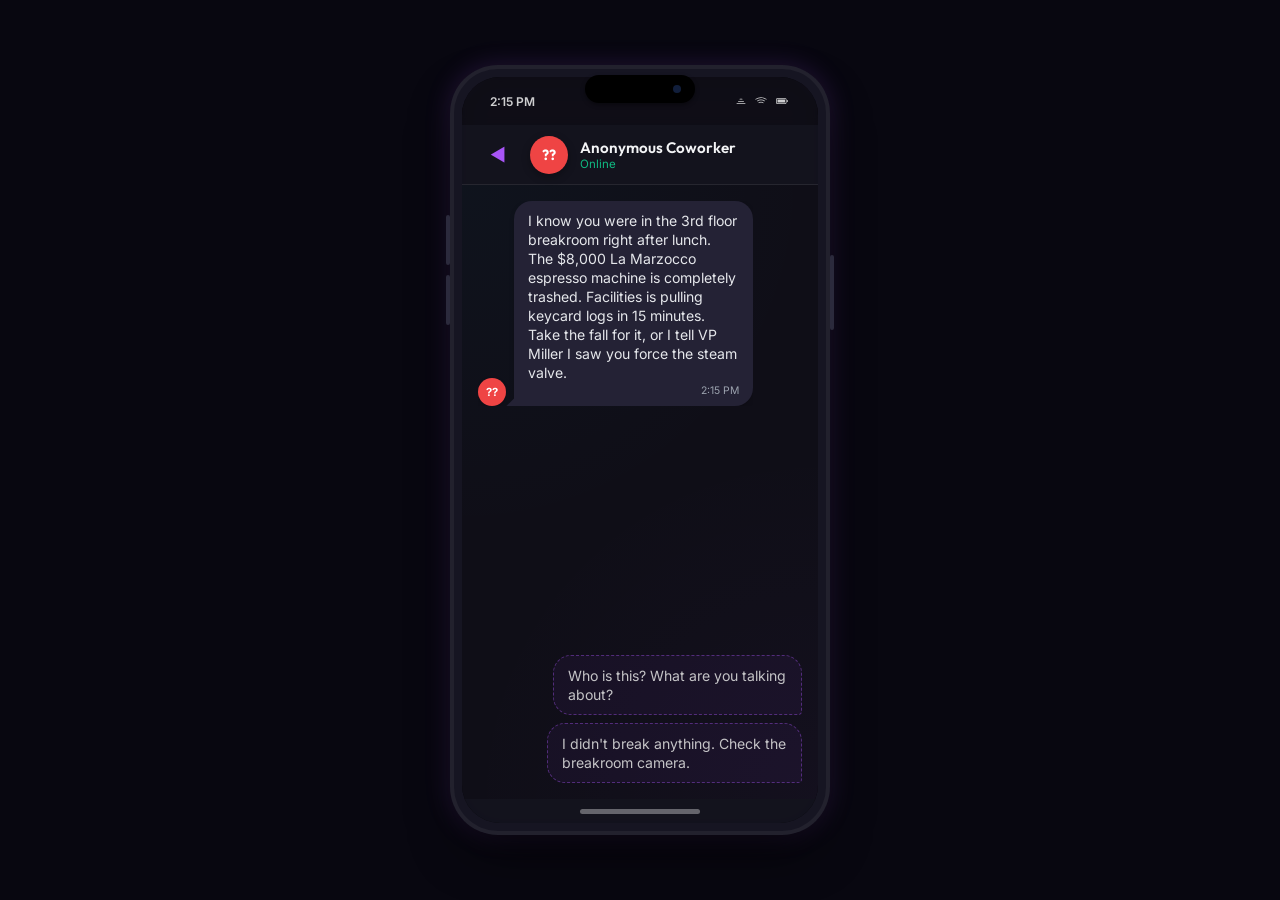
<file: builds/the_espresso_incident_standalone.html>
<!DOCTYPE html>
<html lang="en">
<head>
  <meta charset="UTF-8">
  <meta name="viewport" content="width=device-width, initial-scale=1.0">
  <title>The Espresso Incident</title>
  <style>
    /*
 * Modern Phone CYOA Engine Stylesheet
 * Incorporates premium glassmorphism, responsive grids, custom animations, and a high-fidelity phone frame model.
 */

@import url('https://fonts.googleapis.com/css2?family=Inter:wght@300;400;500;600&family=Outfit:wght@400;500;600;700;800&display=swap');

:root {
  /* Colors */
  --bg-app: #080710;
  --bg-editor: rgba(18, 17, 28, 0.7);
  --bg-phone-bezel: #161522;
  --bg-phone-screen: #0f0e17;

  --color-primary: #a855f7;
  /* Violet */
  --color-primary-glow: rgba(168, 85, 247, 0.4);
  --color-accent: #06b6d4;
  /* Cyan */
  --color-accent-glow: rgba(6, 182, 212, 0.3);
  --color-success: #10b981;
  /* Emerald */
  --color-warning: #f59e0b;
  /* Amber */
  --color-danger: #ef4444;
  /* Red */

  /* Text */
  --text-main: #f3f4f6;
  --text-muted: #9ca3af;
  --text-phone-user: #ffffff;
  --text-phone-contact: #e5e7eb;

  /* Chat Bubbles */
  --bubble-player: linear-gradient(135deg, #7c3aed, #a855f7);
  --bubble-contact: #242235;
  --bubble-system: rgba(30, 29, 45, 0.8);

  /* Font Family */
  --font-outfit: 'Outfit', 'Inter', -apple-system, BlinkMacSystemFont, sans-serif;
  --font-inter: 'Inter', -apple-system, sans-serif;

  /* Borders and radius */
  --border-radius-lg: 20px;
  --border-radius-md: 12px;
  --border-radius-sm: 8px;
  --border-translucent: rgba(255, 255, 255, 0.08);
}

/* Base resets */
* {
  margin: 0;
  padding: 0;
  box-sizing: border-box;
  font-family: var(--font-inter);
}

body {
  background: radial-gradient(circle at 50% 50%, #171430 0%, var(--bg-app) 80%);
  color: var(--text-main);
  height: 100vh;
  overflow: hidden;
  display: flex;
  flex-direction: column;
}

/* Application Header */
.app-header {
  background: rgba(10, 9, 18, 0.6);
  backdrop-filter: blur(10px);
  border-bottom: 1px solid var(--border-translucent);
  padding: 12px 24px;
  display: flex;
  justify-content: space-between;
  align-items: center;
  z-index: 10;
}

.brand-section h1 {
  font-family: var(--font-outfit);
  font-size: 1.5rem;
  font-weight: 800;
  letter-spacing: -0.5px;
  background: linear-gradient(to right, #00f0ff, #a855f7);
  -webkit-background-clip: text;
  background-clip: text;
  -webkit-text-fill-color: transparent;
  display: flex;
  align-items: center;
  gap: 8px;
}

.brand-section h1 span {
  font-size: 0.9rem;
  font-weight: 500;
  color: var(--text-muted);
  border: 1px solid var(--border-translucent);
  padding: 2px 6px;
  border-radius: var(--border-radius-sm);
  background: rgba(255, 255, 255, 0.03);
  -webkit-text-fill-color: var(--text-muted);
}

.app-controls {
  display: flex;
  align-items: center;
  gap: 12px;
}

/* Workspace Layout Grid */
.workspace {
  flex: 1;
  display: grid;
  grid-template-columns: minmax(750px, 1.4fr) 0.6fr;
  height: calc(100vh - 65px);
  overflow: hidden;
}

/* Scrollbars styling */
::-webkit-scrollbar {
  width: 6px;
  height: 6px;
}

::-webkit-scrollbar-track {
  background: transparent;
}

::-webkit-scrollbar-thumb {
  background: rgba(255, 255, 255, 0.15);
  border-radius: 3px;
}

::-webkit-scrollbar-thumb:hover {
  background: rgba(255, 255, 255, 0.3);
}

/* Panel Containers */
.panel {
  height: 100%;
  overflow-y: auto;
  padding: 20px;
  display: flex;
  flex-direction: column;
}

/* LEFT PANEL (Story Editor) */
.editor-panel {
  background: var(--bg-editor);
  backdrop-filter: blur(12px);
  border-right: 1px solid var(--border-translucent);
  display: flex;
  flex-direction: column;
  overflow: hidden;
  padding: 0;
  min-height: 0;
}

.full-width-workspace {
  flex: 1;
  overflow-y: auto;
  padding: 20px 24px;
  min-height: 0;
}

/* Top Toolbar */
.editor-toolbar {
  display: flex;
  justify-content: space-between;
  align-items: center;
  background: rgba(0, 0, 0, 0.25);
  border: 1px solid var(--border-translucent);
  border-radius: var(--border-radius-md);
  padding: 12px 18px;
  margin-bottom: 20px;
  flex-wrap: wrap;
  gap: 12px;
}

.toolbar-title h2 {
  font-family: var(--font-outfit);
  font-size: 1.1rem;
  color: var(--text-main);
  text-transform: uppercase;
  letter-spacing: 0.5px;
}

.toolbar-actions {
  display: flex;
  gap: 8px;
  align-items: center;
  flex-wrap: wrap;
}

/* Top Settings Grid */
.top-settings-grid {
  display: grid;
  grid-template-columns: repeat(auto-fit, minmax(300px, 1fr));
  gap: 16px;
  margin-bottom: 24px;
}

/* Node View Section */
.node-view-section {
  margin-bottom: 24px;
  background: rgba(255, 255, 255, 0.02);
  border: 1px solid var(--border-translucent);
  border-radius: var(--border-radius-md);
  padding: 20px;
}

.node-view-header {
  display: flex;
  justify-content: space-between;
  align-items: center;
  margin-bottom: 16px;
  padding-bottom: 12px;
  border-bottom: 1px solid var(--border-translucent);
}

.node-view-header h3 {
  font-family: var(--font-outfit);
  font-size: 1.2rem;
  color: var(--color-accent);
  margin: 0;
}

.full-width-node-list {
  padding: 0;
}

/* Inline Editable Node Card */
.node-item {
  padding: 14px 16px;
  border-radius: var(--border-radius-md);
  background: rgba(20, 19, 32, 0.7);
  border: 1px solid var(--border-translucent);
  margin-bottom: 12px;
  transition: all 0.2s ease;
  box-shadow: 0 4px 12px rgba(0, 0, 0, 0.25);
}

.node-item:hover {
  background: rgba(25, 24, 40, 0.85);
  border-color: rgba(255, 255, 255, 0.15);
}

.node-item.active {
  background: rgba(168, 85, 247, 0.08);
  border-color: rgba(168, 85, 247, 0.5);
  box-shadow: 0 0 16px rgba(168, 85, 247, 0.15);
}

.node-item.start {
  border-left: 4px solid var(--color-success);
}

.node-card-header {
  display: flex;
  justify-content: space-between;
  align-items: center;
  gap: 12px;
  margin-bottom: 12px;
  padding-bottom: 8px;
  border-bottom: 1px solid rgba(255, 255, 255, 0.06);
}

.node-header-left {
  display: flex;
  align-items: center;
  gap: 8px;
}

.drag-handle {
  cursor: grab;
  color: var(--text-muted);
  font-size: 1.1rem;
  user-select: none;
  padding: 2px 4px;
}

.drag-handle:hover {
  color: var(--text-main);
}

.node-path-badge {
  font-size: 0.75rem;
  background: rgba(255, 255, 255, 0.08);
  padding: 3px 8px;
  border-radius: 4px;
  color: var(--color-accent);
  font-family: monospace;
  font-weight: 600;
}

.node-header-right {
  display: flex;
  align-items: center;
  gap: 8px;
}

.node-type-select {
  width: auto;
  padding: 4px 8px;
  font-size: 0.8rem;
  font-weight: 600;
  background: rgba(0, 0, 0, 0.4);
  border-color: rgba(168, 85, 247, 0.3);
  border-radius: 4px;
  color: var(--text-main);
}

.node-card-body {
  display: flex;
  flex-direction: column;
  gap: 10px;
}

.node-card-row {
  display: flex;
  gap: 12px;
  align-items: center;
}

.node-card-row.two-cols {
  display: grid;
  grid-template-columns: 1fr 140px;
  gap: 12px;
}

.node-card-row .field-group {
  display: flex;
  flex-direction: column;
  gap: 4px;
}

.node-card-row label {
  font-size: 0.75rem;
  color: var(--text-muted);
  font-weight: 600;
  text-transform: uppercase;
  letter-spacing: 0.5px;
}

.choices-head-row {
  display: flex;
  justify-content: space-between;
  align-items: center;
  margin-top: 6px;
  margin-bottom: 4px;
}

.choices-title {
  font-size: 0.8rem;
  font-weight: 600;
  color: var(--color-primary);
  text-transform: uppercase;
  letter-spacing: 0.5px;
}

.node-choice-sidebar-item {
  margin-top: 10px;
  margin-bottom: 10px;
  background: rgba(255, 255, 255, 0.02);
  border: 1px solid var(--border-translucent);
  border-radius: var(--border-radius-sm);
  padding: 12px 14px;
  transition: all 0.2s ease;
}

.choice-card-inner {
  display: flex;
  flex-direction: column;
  gap: 10px;
  width: 100%;
}

.choice-text-row {
  display: flex;
  align-items: flex-start;
  gap: 10px;
  width: 100%;
}

.choice-bullet {
  color: var(--color-primary);
  font-weight: bold;
  font-size: 1.2rem;
  line-height: 1.8;
}

.choice-input-wrapper {
  flex: 1;
  display: flex;
  flex-direction: column;
  gap: 4px;
  width: 100%;
}

.choice-input-label {
  font-size: 0.72rem;
  color: var(--text-muted);
  font-weight: 600;
  text-transform: uppercase;
  letter-spacing: 0.5px;
}

.choice-text-input {
  width: 100%;
  flex: 1;
  font-size: 0.92rem;
  font-weight: 500;
}

.choice-options-row {
  display: flex;
  align-items: center;
  justify-content: space-between;
  gap: 12px;
  flex-wrap: wrap;
  padding-left: 22px;
  width: 100%;
}

.choice-option-group {
  display: flex;
  align-items: center;
  gap: 6px;
}

.choice-option-group label {
  font-size: 0.72rem;
  color: var(--text-muted);
  font-weight: 600;
  white-space: nowrap;
}

.choice-actions-group {
  display: flex;
  align-items: center;
  gap: 6px;
  margin-left: auto;
}

.node-card-footer {
  display: flex;
  gap: 8px;
  margin-top: 12px;
  padding-top: 10px;
  border-top: 1px dashed rgba(255, 255, 255, 0.08);
  flex-wrap: wrap;
}

.btn-node-add-action {
  display: inline-flex;
  align-items: center;
  gap: 4px;
  border-radius: var(--border-radius-sm);
  padding: 4px 10px;
  font-size: 0.75rem;
  font-weight: 600;
  cursor: pointer;
  transition: all 0.2s ease;
}

.btn-node-add-child {
  background: rgba(168, 85, 247, 0.12);
  color: var(--color-primary);
  border: 1px dashed rgba(168, 85, 247, 0.4);
}

.btn-node-add-child:hover {
  background: rgba(168, 85, 247, 0.25);
  border-color: rgba(168, 85, 247, 0.7);
  color: #fff;
  transform: translateY(-1px);
}

.btn-node-insert-below {
  background: rgba(6, 182, 212, 0.12);
  color: var(--color-accent);
  border: 1px dashed rgba(6, 182, 212, 0.4);
}

.btn-node-insert-below:hover {
  background: rgba(6, 182, 212, 0.25);
  border-color: rgba(6, 182, 212, 0.7);
  color: #fff;
  transform: translateY(-1px);
}

.btn-node-add-option {
  background: rgba(234, 179, 8, 0.12);
  color: #eab308;
  border: 1px dashed rgba(234, 179, 8, 0.4);
}

.btn-node-add-option:hover {
  background: rgba(234, 179, 8, 0.25);
  border-color: rgba(234, 179, 8, 0.7);
  color: #fff;
  transform: translateY(-1px);
}

.node-item.dragging {
  opacity: 0.4;
  border: 1px dashed var(--color-primary);
}

.node-item.drag-over-top {
  border-top: 2px solid var(--color-accent) !important;
  background: rgba(6, 182, 212, 0.1) !important;
}

.node-item.drag-over-bottom {
  border-bottom: 2px solid var(--color-accent) !important;
  background: rgba(6, 182, 212, 0.1) !important;
}

.node-item.drag-over-child {
  border: 2px dashed var(--color-primary) !important;
  background: rgba(168, 85, 247, 0.15) !important;
}

.node-choice-sidebar-item.drag-over-choice {
  background: rgba(168, 85, 247, 0.25) !important;
  border: 1px dashed var(--color-primary) !important;
  border-radius: 4px;
}

.top-level-add-container.drag-over-toplevel {
  background: rgba(6, 182, 212, 0.15);
  border: 2px dashed var(--color-accent);
  border-radius: var(--border-radius-sm);
}

.top-level-add-container {
  padding: 10px 0;
  transition: all 0.2s ease;
}

.node-label {
  display: flex;
  justify-content: space-between;
  align-items: center;
  margin-bottom: 4px;
}

.node-id-txt {
  font-weight: 600;
  font-size: 0.85rem;
  color: var(--text-main);
}

.badge {
  font-size: 0.7rem;
  padding: 1px 5px;
  border-radius: 4px;
  font-weight: bold;
}

.start-badge {
  background: rgba(16, 185, 129, 0.2);
  color: var(--color-success);
  border: 1px solid rgba(16, 185, 129, 0.4);
}

.warn-badge {
  background: rgba(239, 68, 68, 0.2);
  color: var(--color-danger);
  border: 1px solid rgba(239, 68, 68, 0.4);
  cursor: help;
  animation: pulse-warn 1.5s infinite;
}

@keyframes pulse-warn {
  0% {
    transform: scale(1);
  }

  50% {
    transform: scale(1.1);
  }

  100% {
    transform: scale(1);
  }
}

.node-snippet {
  font-size: 0.75rem;
  color: var(--text-muted);
  white-space: normal;
  word-wrap: break-word;
  overflow-wrap: break-word;
}

.editor-workspace-scroller {
  flex: 1;
  overflow-y: auto;
  padding: 24px;
  min-height: 0;
}

/* Config Tab Sections */
.config-group {
  margin-bottom: 24px;
  background: rgba(255, 255, 255, 0.02);
  border: 1px solid var(--border-translucent);
  border-radius: var(--border-radius-md);
  padding: 16px;
}

.config-group h3 {
  font-family: var(--font-outfit);
  font-size: 1.1rem;
  margin-bottom: 12px;
  color: var(--color-accent);
}

/* Inputs & Form layout */
.form-row {
  margin-bottom: 16px;
}

.form-row.two-cols {
  display: grid;
  grid-template-columns: 1fr 1fr;
  gap: 12px;
}

.form-row label {
  display: block;
  font-size: 0.85rem;
  color: var(--text-muted);
  margin-bottom: 6px;
  font-weight: 500;
}

input[type="text"],
input[type="number"],
select,
textarea {
  width: 100%;
  background: rgba(0, 0, 0, 0.3);
  border: 1px solid var(--border-translucent);
  border-radius: var(--border-radius-sm);
  color: var(--text-main);
  padding: 10px 12px;
  font-size: 0.9rem;
  outline: none;
  transition: all 0.2s ease;
}

input:focus,
select:focus,
textarea:focus {
  border-color: var(--color-primary);
  box-shadow: 0 0 8px var(--color-primary-glow);
}

.label-info {
  display: block;
  font-size: 0.75rem;
  color: var(--text-muted);
  margin-top: 4px;
  font-style: italic;
}

.editor-divider {
  border: none;
  border-top: 1px solid var(--border-translucent);
  margin: 20px 0;
}

/* Tab Configuration / Options Section */
.tabs-header {
  margin-bottom: 12px;
}

.tab-title {
  font-weight: 600;
  font-size: 0.9rem;
  color: var(--color-accent);
  text-transform: uppercase;
  letter-spacing: 0.5px;
}

.flow-mode-selector {
  display: flex;
  background: rgba(0, 0, 0, 0.4);
  padding: 4px;
  border-radius: var(--border-radius-sm);
  margin-bottom: 16px;
}

.radio-btn {
  flex: 1;
  text-align: center;
  padding: 8px 12px;
  font-size: 0.8rem;
  font-weight: 500;
  cursor: pointer;
  border-radius: 6px;
  display: flex;
  align-items: center;
  justify-content: center;
  gap: 6px;
  transition: background 0.2s;
}

.radio-btn input {
  margin: 0;
}

.radio-btn:hover {
  background: rgba(255, 255, 255, 0.03);
}

.flow-config-panel {
  background: rgba(0, 0, 0, 0.15);
  border: 1px dashed var(--border-translucent);
  border-radius: var(--border-radius-md);
  padding: 16px;
  margin-top: 10px;
}

.flow-config-panel.hidden {
  display: none;
}

/* Dynamic Choices Lists */
#choices-list-editor {
  margin-bottom: 12px;
}

.choice-edit-item {
  display: grid;
  grid-template-columns: 1fr 120px 30px;
  gap: 8px;
  margin-bottom: 12px;
  background: rgba(0, 0, 0, 0.25);
  padding: 8px;
  border-radius: var(--border-radius-sm);
  position: relative;
}

.choice-edit-item input {
  padding: 6px 10px;
  font-size: 0.8rem;
}

.choice-action-row {
  grid-column: span 2;
  display: flex;
  align-items: center;
  gap: 8px;
  margin-top: 4px;
  font-size: 0.75rem;
  color: var(--text-muted);
}

.choice-action-row input {
  width: 90px;
  padding: 4px;
}

.choice-action-row input.choice-act-val {
  width: 50px;
}

/* Character Configurations mapping lists */
.char-config-row,
.var-config-row {
  background: rgba(0, 0, 0, 0.2);
  border: 1px solid var(--border-translucent);
  padding: 10px;
  border-radius: var(--border-radius-sm);
  margin-bottom: 10px;
  display: flex;
  flex-direction: column;
  gap: 8px;
}

.char-keys-inputs {
  display: grid;
  grid-template-columns: 80px 1fr;
  gap: 8px;
}

.char-visuals-inputs {
  display: flex;
  align-items: center;
  gap: 8px;
}

.char-color-input {
  width: 34px;
  height: 34px;
  padding: 0;
  border: none;
  background: transparent;
  cursor: pointer;
}

.char-avatar-input {
  width: 48px !important;
  text-align: center;
}

.player-checkbox,
.visible-checkbox {
  font-size: 0.8rem;
  color: var(--text-muted);
  display: flex;
  align-items: center;
  gap: 4px;
  cursor: pointer;
}

.var-config-row {
  flex-direction: row;
  align-items: center;
}

.var-config-row input {
  flex: 1;
  padding: 6px 10px;
  font-size: 0.85rem;
}

.var-config-row input.var-val-input {
  max-width: 80px;
}

/* Actions board buttons */
.editor-actions {
  display: flex;
  gap: 8px;
  margin-top: 24px;
}

/* Buttons System */
.btn {
  border: none;
  border-radius: var(--border-radius-sm);
  font-weight: 600;
  padding: 10px 16px;
  cursor: pointer;
  display: inline-flex;
  align-items: center;
  justify-content: center;
  gap: 6px;
  font-size: 0.9rem;
  transition: all 0.2s ease;
}

.btn-primary {
  background: var(--color-primary);
  color: #fff;
  box-shadow: 0 0 10px var(--color-primary-glow);
}

.btn-primary:hover {
  background: #b56ff9;
  transform: translateY(-1px);
}

.btn-accent {
  background: var(--color-accent);
  color: #fff;
  box-shadow: 0 0 10px var(--color-accent-glow);
}

.btn-accent:hover {
  background: #22d3ee;
  transform: translateY(-1px);
}

.btn-secondary {
  background: rgba(255, 255, 255, 0.08);
  color: var(--text-main);
  border: 1px solid var(--border-translucent);
}

.btn-secondary:hover {
  background: rgba(255, 255, 255, 0.15);
}

.btn-danger {
  background: var(--color-danger);
  color: #fff;
}

.btn-danger:hover {
  background: #f87171;
}

.btn-sm {
  padding: 6px 12px;
  font-size: 0.8rem;
}

.btn-xs {
  padding: 4px 8px;
  font-size: 0.75rem;
  border-radius: 4px;
}

/* Custom sound toggle icon badge state */
.sound-muted {
  background: rgba(239, 68, 68, 0.1) !important;
  color: var(--color-danger) !important;
  border-color: rgba(239, 68, 68, 0.3) !important;
}

/* RIGHT PANEL (Phone Simulator Container) */
.phone-panel {
  display: flex;
  align-items: center;
  justify-content: center;
  perspective: 1000px;
}

/* Phone Bezel/Mockup Shell Layout */
.phone-device {
  width: 380px;
  height: 770px;
  background: var(--bg-phone-bezel);
  border-radius: 48px;
  padding: 12px;
  box-shadow:
    0px 25px 50px -12px rgba(0, 0, 0, 0.7),
    0px 0px 0px 4px rgba(255, 255, 255, 0.05) inset,
    0px 0px 25px 2px rgba(168, 85, 247, 0.15);
  position: relative;
  transition: all 0.3s ease;
  aspect-ratio: 9 / 19.5;
}

/* Side button details on simulated phone */
.phone-device::before,
.phone-device::after {
  content: "";
  position: absolute;
  background: #2b2a3c;
  border-radius: 3px;
}

/* Volume Buttons */
.phone-device::before {
  width: 4px;
  height: 50px;
  left: -4px;
  top: 150px;
  box-shadow: 0 60px 0 #2b2a3c;
  /* Second volume button offset */
}

/* Power Button */
.phone-device::after {
  width: 4px;
  height: 75px;
  right: -4px;
  top: 190px;
}

/* Simulated screen wrapper */
.phone-screen {
  width: 100%;
  height: 100%;
  background: var(--bg-phone-screen);
  border-radius: 38px;
  overflow: hidden;
  position: relative;
  display: flex;
  flex-direction: column;
  box-shadow: 0px 0px 20px rgba(0, 0, 0, 0.8) inset;
}

/* Dynamic Island/Camera notch */
.phone-notch {
  position: absolute;
  top: 10px;
  left: 50%;
  transform: translateX(-50%);
  width: 110px;
  height: 28px;
  background: #000;
  border-radius: 20px;
  z-index: 100;
  display: flex;
  align-items: center;
  justify-content: flex-end;
  padding-right: 14px;
  box-shadow: 0px 2px 4px rgba(0, 0, 0, 0.4);
}

.phone-notch::before {
  content: '';
  width: 8px;
  height: 8px;
  background: #111e3b;
  /* Subtle blue lens tint */
  border-radius: 50%;
}

/* Phone top Status Bar */
.phone-status-bar {
  height: 48px;
  padding: 0 28px;
  display: flex;
  justify-content: space-between;
  align-items: center;
  font-size: 0.75rem;
  font-weight: 600;
  color: rgba(255, 255, 255, 0.8);
  background: rgba(15, 14, 23, 0.8);
  backdrop-filter: blur(5px);
  z-index: 90;
  user-select: none;
}

.status-bar-icons {
  display: flex;
  gap: 6px;
  align-items: center;
}

.status-icon {
  font-size: 0.8rem;
}

/* Phone Screen active chat header */
.phone-header {
  height: 60px;
  background: rgba(20, 19, 30, 0.95);
  border-bottom: 1px solid var(--border-translucent);
  padding: 10px 20px;
  display: flex;
  align-items: center;
  gap: 12px;
  z-index: 80;
}

.header-avatar {
  width: 38px;
  height: 38px;
  border-radius: 50%;
  background: var(--color-primary);
  display: flex;
  align-items: center;
  justify-content: center;
  font-family: var(--font-outfit);
  font-weight: 700;
  font-size: 0.9rem;
  color: #fff;
  box-shadow: 0px 3px 8px rgba(0, 0, 0, 0.3);
}

.header-info {
  flex: 1;
  display: flex;
  flex-direction: column;
}

.contact-name {
  font-family: var(--font-outfit);
  font-weight: 600;
  font-size: 0.95rem;
  color: var(--text-main);
}

.contact-status {
  font-size: 0.72rem;
  color: var(--color-success);
  display: flex;
  align-items: center;
  gap: 4px;
}

.status-typing {
  color: var(--color-accent) !important;
  font-style: italic;
}

/* Chat content body */
.phone-chat-body {
  flex: 1;
  padding: 16px;
  overflow-y: auto;
  display: flex;
  flex-direction: column;
  gap: 14px;
  background:
    radial-gradient(circle at 100% 100%, rgba(168, 85, 247, 0.03) 0%, transparent 50%),
    radial-gradient(circle at 0% 0%, rgba(6, 182, 212, 0.03) 0%, transparent 50%),
    var(--bg-phone-screen);
}

/* Message Bubble Structures & Top-Down Growth */
.message-row {
  display: flex;
  gap: 8px;
  max-width: 85%;
  align-self: flex-start;
  align-items: flex-start; /* Anchors top of bubble to top edge so rounded top corners are fixed */
  flex-shrink: 0;
  overflow: hidden;
}

.message-row.msg-expanding {
  transition: max-height 0.35s cubic-bezier(0.16, 1, 0.3, 1), opacity 0.25s ease;
}

.message-player {
  align-self: flex-end;
  flex-direction: row-reverse;
  max-width: 80%;
  padding-right: 8px; /* Leaves room for the right-facing speech tail inside overflow: hidden boundary */
}

.msg-avatar {
  width: 28px;
  height: 28px;
  border-radius: 50%;
  display: flex;
  align-items: center;
  justify-content: center;
  font-size: 0.7rem;
  font-weight: 700;
  color: #fff;
  flex-shrink: 0;
  align-self: flex-end; /* Always anchored to the expanding bottom edge */
  box-shadow: 0 2px 4px rgba(0, 0, 0, 0.2);
}

.msg-bubble {
  padding: 10px 14px;
  border-radius: 18px;
  font-size: 0.88rem;
  line-height: 1.35;
  box-shadow: 0 2px 5px rgba(0, 0, 0, 0.15);
  align-self: flex-start; /* Keeps top rounded corners anchored at top edge */
  position: relative;
}

.message-contact .msg-bubble {
  background: var(--bubble-contact);
  color: var(--text-phone-contact);
  border-bottom-left-radius: 0;
}

/* Contact speech bubble tail extending toward avatar */
.message-contact .msg-bubble::after {
  content: "";
  position: absolute;
  bottom: 0;
  left: -8px;
  width: 8px;
  height: 8px;
  background: var(--bubble-contact);
  clip-path: polygon(100% 0, 0 100%, 100% 100%);
}

.message-player .msg-bubble {
  background: var(--bubble-player);
  color: var(--text-phone-user);
  border-bottom-right-radius: 0;
}

/* Player speech bubble tail extending toward player side */
.message-player .msg-bubble::after {
  content: "";
  position: absolute;
  bottom: 0;
  right: -8px;
  width: 8px;
  height: 8px;
  background: #a855f7; /* Matches right side of gradient */
  clip-path: polygon(0 0, 0 100%, 100% 100%);
}

.msg-time {
  font-size: 0.65rem;
  color: var(--text-muted);
  text-align: right;
  margin-top: 4px;
  line-height: 1;
}

.message-player .msg-time {
  color: rgba(255, 255, 255, 0.75);
}

.message-system {
  max-width: 100%;
  width: 100%;
  align-self: center;
  justify-content: center;
}

.message-system-inner {
  background: var(--bubble-system);
  color: var(--text-muted);
  font-size: 0.78rem;
  font-style: italic;
  padding: 6px 12px;
  border-radius: 12px;
  border: 1px solid var(--border-translucent);
  text-align: center;
}

/* Typing bubble dots indicators */
.typing-avatar {
  width: 28px;
  height: 28px;
  border-radius: 50%;
  display: flex;
  align-items: center;
  justify-content: center;
  font-size: 0.7rem;
  font-weight: 700;
  color: #fff;
  flex-shrink: 0;
  align-self: flex-end;
}

.typing-bubble {
  display: flex;
  align-items: center;
  gap: 4px;
  padding: 12px 16px;
  background: var(--bubble-contact);
  border-radius: 18px;
  border-bottom-left-radius: 4px;
}

.typing-dot {
  width: 6px;
  height: 6px;
  background: var(--text-muted);
  border-radius: 50%;
  animation: typing-bounce 1.4s infinite ease-in-out both;
}

.typing-dot:nth-child(1) {
  animation-delay: -0.32s;
}

.typing-dot:nth-child(2) {
  animation-delay: -0.16s;
}

@keyframes typing-bounce {

  0%,
  80%,
  100% {
    transform: scale(0);
  }

  40% {
    transform: scale(1.0);
  }
}

.hidden {
  display: none !important;
}



/* Choices styling (rendered inline in chat stream) */
.choices-panel.inline-choices {
  display: flex;
  flex-direction: column;
  align-items: flex-end;
  gap: 8px;
  width: 100%;
  padding-top: 10px;
  margin-top: auto;
  align-self: flex-end;
}

.inline-choices .choice-btn {
  background: rgba(168, 85, 247, 0.08);
  border: 1.5px dashed rgba(168, 85, 247, 0.55);
  color: var(--text-phone-user);
  padding: 10px 14px;
  border-radius: 18px;
  border-bottom-right-radius: 4px;
  font-size: 0.88rem;
  line-height: 1.35;
  text-align: left;
  width: fit-content;
  max-width: 85%;
  align-self: flex-end;
  cursor: pointer;
  opacity: 0.75;
  transition: opacity 0.2s ease, background 0.2s ease, border-color 0.2s ease, transform 0.2s ease;
  word-break: break-word;
  box-sizing: border-box;
}

.inline-choices .choice-btn:hover {
  opacity: 1;
  background: rgba(168, 85, 247, 0.25);
  border-style: solid;
  border-color: var(--color-primary);
  transform: translateY(-1px);
}

.inline-choices .choice-btn:active {
  transform: scale(0.97);
}

/* Phone bottom virtual Home indicator gesture bar */
.phone-home-indicator {
  height: 24px;
  display: flex;
  align-items: center;
  justify-content: center;
  background: rgba(20, 19, 30, 0.95);
  user-select: none;
}

.home-bar {
  width: 120px;
  height: 5px;
  background: rgba(255, 255, 255, 0.35);
  border-radius: 3px;
}

/* View Mode Navigation */
.view-mode-nav {
  display: flex;
  background: rgba(10, 9, 18, 0.9);
  border-bottom: 1px solid var(--border-translucent);
  padding: 8px 16px;
  gap: 12px;
  z-index: 10;
  justify-content: center;
}

.mode-tab {
  width: 180px;
  background: rgba(255, 255, 255, 0.04);
  border: 1px solid var(--border-translucent);
  color: var(--text-muted);
  border-radius: var(--border-radius-sm);
  padding: 10px;
  font-size: 0.85rem;
  font-weight: 600;
  cursor: pointer;
  text-align: center;
  transition: all 0.2s;
}

.mode-tab:hover {
  background: rgba(255, 255, 255, 0.08);
  color: var(--text-main);
}

.mode-tab.active {
  background: var(--color-primary);
  color: #fff;
  border-color: var(--color-primary);
  box-shadow: 0 0 10px var(--color-primary-glow);
}

/* Hide/Show Panels based on Active Mode */
body[data-view-mode="edit"] #right-panel {
  display: none !important;
}

body[data-view-mode="edit"] #left-panel {
  display: grid !important;
}

body[data-view-mode="play"] #left-panel {
  display: none !important;
}

body[data-view-mode="play"] #right-panel {
  display: flex !important;
}

/* Update Workspace layout height for persistent mode-nav */
.workspace {
  flex: 1;
  display: grid;
  grid-template-columns: 1fr;
  height: calc(100vh - 120px);
  overflow: hidden;
}

/* RESPONSIVE MEDIA QUERIES */

/* For wide screens with phone model frame */
@media (min-width: 769px) {}

/* Transition to clean full-screen layout on phone/tablet */
@media (max-width: 768px) {
  body {
    overflow: auto;
  }

  .workspace {
    grid-template-columns: 1fr;
    height: calc(100vh - 65px);
  }


  /* Strip phone frame and fill screen fully */
  .phone-panel {
    padding: 0;
    height: 100%;
  }

  .phone-device {
    width: 100% !important;
    height: 100% !important;
    border-radius: 0 !important;
    padding: 0 !important;
    box-shadow: none !important;
    max-height: 100% !important;
    aspect-ratio: auto;
  }

  .phone-device::before,
  .phone-device::after {
    display: none;
    /* Hide side physical buttons */
  }

  .phone-screen {
    border-radius: 0 !important;
    box-shadow: none !important;
  }

  .phone-notch,
  .phone-home-indicator {
    display: none !important;
    /* Hide dynamic island notch and home indicator bar on small screens */
  }

  .phone-status-bar {
    height: 38px;
    padding: 0 16px;
    background: #000;
  }

  .editor-panel {
    grid-template-columns: 1fr;
    height: 100%;
    padding: 10px;
  }

  .editor-sidebar {
    border-right: none;
    border-bottom: 1px solid var(--border-translucent);
    max-height: 250px;
  }
}

/* Sidebar Choice Indented Items */
.node-choice-sidebar-item {
  font-size: 0.76rem;
  color: var(--text-muted);
  padding: 6px 12px;
  display: flex;
  align-items: center;
  gap: 6px;
  border-left: 1.5px dashed rgba(255, 255, 255, 0.08);
  margin-left: 4px;
  user-select: none;
}

.choice-sidebar-bullet {
  color: var(--color-primary);
  font-weight: bold;
}

.choice-sidebar-txt {
  white-space: normal;
  word-wrap: break-word;
  overflow-wrap: break-word;
  max-width: none;
}

.cond-header-label {
  font-style: italic;
  font-weight: 500;
  color: rgba(6, 182, 212, 0.7);
}

.phone-back-btn {
  background: transparent;
  border: none;
  color: var(--color-primary);
  font-size: 1.1rem;
  cursor: pointer;
  display: flex;
  align-items: center;
  gap: 4px;
  padding: 4px 8px;
  border-radius: var(--border-radius-sm);
  transition: background 0.2s;
  position: relative;
  margin-right: 4px;
}

.phone-back-btn:hover {
  background: rgba(255, 255, 255, 0.05);
}

.unread-badge {
  position: absolute;
  top: -2px;
  right: -4px;
  background: var(--color-danger);
  color: #fff;
  font-size: 0.65rem;
  font-weight: bold;
  min-width: 16px;
  height: 16px;
  border-radius: 8px;
  display: flex;
  align-items: center;
  justify-content: center;
  padding: 0 4px;
  box-shadow: 0 1px 3px rgba(0, 0, 0, 0.3);
}

/* Chat List Panel View */
.phone-chat-list-body {
  flex: 1;
  display: flex;
  flex-direction: column;
  background: var(--bg-phone-screen);
  height: 100%;
  animation: fade-in-list 0.25s ease;
}

@keyframes fade-in-list {
  from {
    opacity: 0;
    transform: scale(0.98);
  }

  to {
    opacity: 1;
    transform: scale(1);
  }
}

.chat-list-header {
  padding: 16px 20px 8px 20px;
}

.chat-list-header h2 {
  font-family: var(--font-outfit);
  font-size: 1.6rem;
  font-weight: 800;
  color: #fff;
}

.chats-list-container {
  flex: 1;
  overflow-y: auto;
  padding: 0 8px;
}

.chat-list-item {
  display: flex;
  align-items: center;
  gap: 12px;
  padding: 12px 14px;
  border-radius: var(--border-radius-md);
  cursor: pointer;
  transition: background 0.2s;
  border-bottom: 1px solid rgba(255, 255, 255, 0.02);
}

.chat-list-item:hover {
  background: rgba(255, 255, 255, 0.04);
}

.chat-item-avatar {
  width: 44px;
  height: 44px;
  border-radius: 50%;
  display: flex;
  align-items: center;
  justify-content: center;
  font-family: var(--font-outfit);
  font-weight: 700;
  color: #fff;
  flex-shrink: 0;
  box-shadow: 0 2px 5px rgba(0, 0, 0, 0.3);
}

.chat-item-content {
  flex: 1;
  min-width: 0;
  display: flex;
  flex-direction: column;
  gap: 2px;
}

.chat-item-top {
  display: flex;
  justify-content: space-between;
  align-items: center;
}

.chat-item-name {
  font-weight: 600;
  font-size: 0.92rem;
  color: #fff;
}

.chat-item-time {
  font-size: 0.7rem;
  color: var(--text-muted);
}

.chat-item-preview {
  font-size: 0.8rem;
  color: var(--text-muted);
  white-space: nowrap;
  overflow: hidden;
  text-overflow: ellipsis;
}

.chat-list-item.unread .chat-item-preview {
  color: #fff;
  font-weight: 500;
}

.chat-list-item.unread .chat-item-name {
  color: var(--color-accent);
}

.chat-item-badge-wrap {
  display: flex;
  align-items: center;
  justify-content: center;
}

.chat-item-unread-dot {
  width: 10px;
  height: 10px;
  background: var(--color-accent);
  border-radius: 50%;
  box-shadow: 0 0 6px var(--color-accent-glow);
}

/* Chat Room View wrapper */
.phone-chat-room-body {
  flex: 1;
  display: flex;
  flex-direction: column;
  overflow: hidden;
  height: 100%;
}

/* Custom Modal Dialog Component */
.modal-overlay {
  position: fixed;
  top: 0;
  left: 0;
  right: 0;
  bottom: 0;
  background: rgba(0, 0, 0, 0.75);
  backdrop-filter: blur(8px);
  display: flex;
  align-items: center;
  justify-content: center;
  z-index: 9999;
  animation: modalFadeIn 0.2s ease-out;
}

.modal-overlay.hidden {
  display: none !important;
}

.modal-card {
  background: var(--bg-panel);
  border: 1px solid var(--border-translucent);
  border-radius: var(--border-radius-lg);
  width: 90%;
  max-width: 440px;
  padding: 24px;
  box-shadow: 0 20px 40px rgba(0, 0, 0, 0.6);
  display: flex;
  flex-direction: column;
  gap: 16px;
  animation: modalScaleUp 0.2s ease-out;
}

@keyframes modalFadeIn {
  from { opacity: 0; }
  to { opacity: 1; }
}

@keyframes modalScaleUp {
  from { transform: scale(0.95); opacity: 0; }
  to { transform: scale(1); opacity: 1; }
}

.modal-header {
  display: flex;
  justify-content: space-between;
  align-items: center;
}

.modal-header h3 {
  margin: 0;
  font-family: var(--font-outfit);
  color: var(--color-accent);
  font-size: 1.2rem;
}

.btn-close-modal {
  background: transparent;
  border: none;
  color: var(--text-muted);
  font-size: 1.1rem;
  cursor: pointer;
  padding: 4px;
  transition: color 0.2s ease;
}

.btn-close-modal:hover {
  color: #ef4444;
}

.modal-label {
  font-size: 0.8rem;
  font-weight: 600;
  color: var(--text-muted);
  text-transform: uppercase;
  letter-spacing: 0.5px;
  margin-bottom: 6px;
  display: block;
}

.modal-input {
  width: 100%;
  padding: 10px 14px;
  font-size: 0.95rem;
  background: rgba(0, 0, 0, 0.4);
  border: 1px solid var(--border-translucent);
  border-radius: var(--border-radius-sm);
  color: var(--text-main);
  transition: border-color 0.2s ease, box-shadow 0.2s ease;
}

.modal-input:focus {
  outline: none;
  border-color: var(--color-primary);
  box-shadow: 0 0 12px rgba(168, 85, 247, 0.3);
}

.modal-footer {
  display: flex;
  justify-content: flex-end;
  gap: 10px;
  margin-top: 8px;
}

/* ==========================================================================
   Knowledge Matrix (Canary Trap) Styles
   ========================================================================== */

.knowledge-matrix-section {
  margin-bottom: 24px;
  background: rgba(255, 255, 255, 0.02);
  border: 1px solid var(--border-translucent);
  border-radius: var(--border-radius-md);
  padding: 18px;
  box-shadow: 0 4px 16px rgba(0, 0, 0, 0.2);
}

.knowledge-matrix-header {
  display: flex;
  justify-content: space-between;
  align-items: center;
  margin-bottom: 16px;
  padding-bottom: 12px;
  border-bottom: 1px solid var(--border-translucent);
  flex-wrap: wrap;
  gap: 10px;
}

.matrix-title-group h3 {
  font-family: var(--font-outfit);
  font-size: 1.15rem;
  color: var(--color-accent);
  margin: 0;
  display: flex;
  align-items: center;
  gap: 8px;
}

.matrix-subtitle {
  font-size: 0.8rem;
  color: var(--text-muted);
  margin-top: 3px;
  display: block;
}

.knowledge-matrix-scroller {
  overflow-x: auto;
  border-radius: var(--border-radius-sm);
  border: 1px solid var(--border-translucent);
  background: rgba(10, 9, 18, 0.4);
}

.knowledge-matrix-table {
  width: 100%;
  border-collapse: collapse;
  min-width: 520px;
  font-size: 0.85rem;
}

.knowledge-matrix-table th,
.knowledge-matrix-table td {
  padding: 10px 14px;
  border: 1px solid var(--border-translucent);
  text-align: center;
  vertical-align: middle;
}

.knowledge-matrix-table th {
  background: rgba(22, 21, 35, 0.9);
  color: var(--text-main);
  font-weight: 600;
  position: sticky;
  top: 0;
  z-index: 2;
}

.matrix-char-th {
  text-align: left !important;
  min-width: 180px;
  width: 220px;
}

.matrix-char-cell {
  text-align: left !important;
  background: rgba(22, 21, 35, 0.7);
}

.matrix-char-wrapper {
  display: flex;
  align-items: center;
  gap: 10px;
}

.matrix-char-avatar {
  width: 28px;
  height: 28px;
  border-radius: 50%;
  display: inline-flex;
  align-items: center;
  justify-content: center;
  font-size: 0.72rem;
  font-weight: 700;
  color: #fff;
  flex-shrink: 0;
}

.matrix-char-name {
  font-weight: 500;
  color: var(--text-main);
  font-size: 0.85rem;
}

.matrix-char-player-tag {
  font-size: 0.65rem;
  padding: 1px 4px;
  border-radius: 3px;
  background: rgba(16, 185, 129, 0.2);
  color: var(--color-success);
  margin-left: 4px;
}

.matrix-fact-header {
  min-width: 140px;
}

.matrix-fact-header-inner {
  display: flex;
  align-items: center;
  justify-content: space-between;
  gap: 6px;
}

.matrix-fact-name-input {
  background: rgba(0, 0, 0, 0.35);
  border: 1px solid rgba(255, 255, 255, 0.1);
  border-radius: var(--border-radius-sm);
  color: var(--color-accent);
  font-size: 0.82rem;
  font-weight: 600;
  padding: 4px 8px;
  width: 100%;
  text-align: center;
  transition: all 0.2s ease;
}

.matrix-fact-name-input:focus {
  border-color: var(--color-primary);
  background: rgba(0, 0, 0, 0.6);
  color: #fff;
}

.matrix-fact-del-btn {
  background: transparent;
  border: none;
  color: var(--text-muted);
  cursor: pointer;
  padding: 3px 6px;
  border-radius: 4px;
  font-size: 0.75rem;
  transition: all 0.2s ease;
}

.matrix-fact-del-btn:hover {
  background: rgba(239, 68, 68, 0.2);
  color: var(--color-danger);
}

.matrix-cell {
  background: rgba(15, 14, 25, 0.5);
  transition: background 0.15s ease;
}

.matrix-cell:hover {
  background: rgba(168, 85, 247, 0.08);
}

.matrix-checkbox {
  width: 18px;
  height: 18px;
  accent-color: var(--color-primary);
  cursor: pointer;
  transform: scale(1.15);
  margin: 0;
}

.matrix-empty-facts {
  padding: 24px;
  text-align: center;
  color: var(--text-muted);
  font-size: 0.88rem;
  font-style: italic;
}

/* Choice card Teaches Fact group */
.choice-learn-group {
  display: flex;
  align-items: center;
  gap: 6px;
  background: rgba(168, 85, 247, 0.08);
  border: 1px solid rgba(168, 85, 247, 0.2);
  border-radius: var(--border-radius-sm);
  padding: 4px 8px;
}

.choice-learn-label {
  font-size: 0.75rem;
  font-weight: 600;
  color: var(--color-primary);
  white-space: nowrap;
}

/* Phone Simulator Knowledge HUD */
.phone-hud-btn {
  background: rgba(255, 255, 255, 0.07);
  border: 1px solid var(--border-translucent);
  border-radius: var(--border-radius-sm);
  width: 34px;
  height: 34px;
  display: flex;
  align-items: center;
  justify-content: center;
  cursor: pointer;
  margin-left: auto;
  transition: all 0.2s ease;
}

.phone-hud-btn:hover {
  background: rgba(168, 85, 247, 0.25);
  border-color: var(--color-primary);
  transform: scale(1.08);
}

.phone-hud-btn .hud-icon {
  font-size: 1.1rem;
}

/* Standalone build: suppress debugging HUD tools */
body[data-standalone="true"] .phone-hud-btn,
body[data-standalone="true"] .phone-hud-overlay,
.is-standalone .phone-hud-btn,
.is-standalone .phone-hud-overlay,
.standalone-workspace .phone-hud-btn,
.standalone-workspace .phone-hud-overlay {
  display: none !important;
}

.phone-hud-overlay {
  position: absolute;
  top: 0;
  left: 0;
  right: 0;
  bottom: 0;
  background: rgba(5, 4, 12, 0.85);
  backdrop-filter: blur(8px);
  z-index: 50;
  display: flex;
  align-items: center;
  justify-content: center;
  padding: 16px;
  animation: fadeIn 0.2s ease;
}

.phone-hud-card {
  width: 100%;
  max-height: 85%;
  background: rgba(22, 21, 35, 0.95);
  border: 1px solid var(--border-translucent);
  border-radius: var(--border-radius-md);
  box-shadow: 0 12px 32px rgba(0, 0, 0, 0.5);
  display: flex;
  flex-direction: column;
  overflow: hidden;
}

.phone-hud-header {
  padding: 12px 16px;
  background: rgba(14, 13, 24, 0.8);
  border-bottom: 1px solid var(--border-translucent);
  display: flex;
  justify-content: space-between;
  align-items: center;
}

.phone-hud-header h4 {
  font-family: var(--font-outfit);
  font-size: 0.95rem;
  color: var(--color-accent);
  margin: 0;
}

.hud-close-btn {
  background: transparent;
  border: none;
  color: var(--text-muted);
  cursor: pointer;
  font-size: 0.9rem;
  padding: 4px;
}

.hud-close-btn:hover {
  color: var(--color-danger);
}

.phone-hud-body {
  padding: 14px;
  overflow-y: auto;
  overflow-x: auto;
  flex: 1;
}

.hud-knowledge-table {
  width: 100%;
  border-collapse: collapse;
  font-size: 0.78rem;
}

.hud-knowledge-table th,
.hud-knowledge-table td {
  padding: 8px 10px;
  border: 1px solid var(--border-translucent);
  text-align: center;
}

.hud-knowledge-table th {
  background: rgba(15, 14, 25, 0.8);
  color: var(--text-main);
  font-weight: 600;
}

.hud-knows-yes {
  color: var(--color-success);
  font-weight: 700;
  font-size: 0.9rem;
}

.hud-knows-no {
  color: rgba(255, 255, 255, 0.2);
  font-size: 0.8rem;
}

    html, body {
      margin: 0;
      padding: 0;
      width: 100vw;
      height: 100vh;
      overflow: hidden;
      background: var(--bg-app);
      display: flex;
      justify-content: center;
      align-items: center;
    }
    .standalone-workspace {
      width: 100vw;
      height: 100vh;
      display: flex;
      justify-content: center;
      align-items: center;
    }
    #right-panel {
      width: 100%;
      height: 100%;
      display: flex !important;
      justify-content: center;
      align-items: center;
    }
    /* Suppress developer debugging tools in built game */
    .phone-hud-btn,
    .phone-hud-overlay,
    .standalone-workspace .phone-hud-btn,
    .standalone-workspace .phone-hud-overlay {
      display: none !important;
    }
  </style>
</head>
<body data-view-mode="play" data-standalone="true" class="is-standalone">

  <main class="standalone-workspace">
    <section id="right-panel" class="panel phone-panel">
      <div class="phone-device">
        <div class="phone-notch"></div>
        <div class="phone-screen">
          
          <!-- Top simulated status clock & status battery/network bar -->
          <header class="phone-status-bar">
            <span id="status-time">10:42 AM</span>
            <div class="status-bar-icons">
              <!-- Network Signal Icon (SVG) -->
              <svg class="status-icon" width="14" height="12" viewBox="0 0 16 16" fill="currentColor">
                <path d="M2 11.5a.5.5 0 0 1 .5-.5h11a.5.5 0 0 1 0 1h-11a.5.5 0 0 1-.5-.5zm2-3a.5.5 0 0 1 .5-.5h7a.5.5 0 0 1 0 1h-7a.5.5 0 0 1-.5-.5zm2-3a.5.5 0 0 1 .5-.5h3a.5.5 0 0 1 0 1h-3a.5.5 0 0 1-.5-.5z"/>
              </svg>
              <!-- Wifi Icon (SVG) -->
              <svg class="status-icon" width="14" height="12" viewBox="0 0 16 16" fill="currentColor">
                <path d="M15.384 6.115a.485.485 0 0 0-.047-.736A12.444 12.444 0 0 0 8 3 12.44 12.44 0 0 0 .663 5.379a.485.485 0 0 0-.048.736.518.518 0 0 0 .668.05A11.448 11.448 0 0 1 8 4c2.507 0 4.827.802 6.716 2.164.205.148.49.13.668-.049z"/>
                <path d="M13.229 8.271a.482.482 0 0 0-.063-.745A9.455 9.455 0 0 0 8 6c-1.905 0-3.68.56-5.166 1.526a.48.48 0 0 0-.063.745.525.525 0 0 0 .652.065A8.46 8.46 0 0 1 8 7a8.46 8.46 0 0 1 4.577 1.336.525.525 0 0 0 .652-.065zm-2.183 2.183c.226-.226.185-.605-.1-.75A6.473 6.473 0 0 0 8 9c-1.187 0-2.302.318-3.272.875-.29.15-.33.529-.1.75l.178.178c.187.187.498.156.63-.075A5.467 5.467 0 0 1 8 10c1.026 0 1.986.282 2.808.775.132.23.443.262.63.075l.178-.178z"/>
              </svg>
              <!-- Battery Icon (SVG) -->
              <svg class="status-icon" width="16" height="12" viewBox="0 0 16 16" fill="currentColor">
                <path d="M2 6h10v4H2V6z"/>
                <path d="M2 4a2 2 0 0 0-2 2v4a2 2 0 0 0 2 2h10a2 2 0 0 0 2-2V6a2 2 0 0 0-2-2H2zm10 1a1 1 0 0 1 1 1v4a1 1 0 0 1-1 1H2a1 1 0 0 1-1-1V6a1 1 0 0 1 1-1h10zm4 3a1.5 1.5 0 0 1-1.5 1.5v-3A1.5 1.5 0 0 1 16 8z"/>
              </svg>
            </div>
          </header>

          <!-- Top active chat target header (Avatar + name + status) -->
          <div id="phone-chat-header" class="phone-header">
            <button id="btn-back-to-chats" class="phone-back-btn">
              <span class="back-arrow">◀</span>
              <span id="unread-total-badge" class="unread-badge hidden">0</span>
            </button>
            <div id="phone-contact-avatar" class="header-avatar">LC</div>
            <div class="header-info">
              <span id="phone-contact-name" class="contact-name">Lt. Carver</span>
              <span id="phone-contact-status" class="contact-status">Online</span>
            </div>
            
          </div>

          <!-- Chat List View Panel (Conversations selector) -->
          <div id="phone-chat-list-view" class="phone-chat-list-body hidden">
            <div class="chat-list-header" style="display: flex; justify-content: space-between; align-items: center;">
              <h2>Messages</h2>
              
            </div>
            <div id="chats-list" class="chats-list-container">
              <!-- Dynamically populated chat threads cells -->
            </div>
          </div>

          <!-- Chat Room View Panel (Individual message feed) -->
          <div id="phone-chat-room-view" class="phone-chat-room-body">
            <!-- Message bubbles scroll log window -->
            <div id="chat-messages" class="phone-chat-body">
              <!-- Messages added programmatically -->

              <!-- Typing dots indicator wrapper -->
              <div id="typing-indicator" class="message-row message-contact hidden" style="margin-bottom: 8px;">
                <div class="typing-avatar" style="background-color: var(--color-primary);">LC</div>
                <div class="typing-bubble">
                  <div class="typing-dot"></div>
                  <div class="typing-dot"></div>
                  <div class="typing-dot"></div>
                </div>
              </div>

              <!-- Inline choice options buttons wrapper -->
              <div id="chat-choices" class="choices-panel inline-choices">
                <!-- Rendered choice options buttons -->
              </div>
            </div>
          </div>



          <!-- Phone Live Knowledge HUD Overlay -->
          

          <!-- Bottom physical home gesture swipe line -->
          <div class="phone-home-indicator">
            <div class="home-bar"></div>
          </div>

        </div>
      </div>
    </section>
  </main>

  <script>
    window.IS_STANDALONE = true;

    // Embedded Story Data
    const activeStory = {
  "id": "office-mystery",
  "title": "The Espresso Incident",
  "description": "An office whodunit demonstrating the Knowledge Matrix and Canary Trap. Someone broke the executive espresso machine in the 3rd floor breakroom. Selectively feed clues to coworkers, track who knows what in the Knowledge Matrix, and catch the culprit who knows too much!",
  "initialTime": "2:15 PM",
  "variables": {
    "cluesShared": 0,
    "confronted": 0
  },
  "facts": [
    "cracked_handle",
    "happened_at_145",
    "decaf_hazelnut"
  ],
  "characters": {
    "player": {
      "name": "You",
      "avatarColor": "#8b5cf6",
      "avatarText": "ME",
      "isPlayer": true,
      "visibleByDefault": true
    },
    "texter": {
      "name": "Anonymous Coworker",
      "avatarColor": "#ef4444",
      "avatarText": "??",
      "isPlayer": false,
      "visibleByDefault": true
    },
    "dave": {
      "name": "Dave (Senior Dev)",
      "avatarColor": "#3b82f6",
      "avatarText": "DV",
      "isPlayer": false,
      "visibleByDefault": true
    },
    "claire": {
      "name": "Claire (Office Mgr)",
      "avatarColor": "#10b981",
      "avatarText": "CL",
      "isPlayer": false,
      "visibleByDefault": true
    },
    "greg": {
      "name": "Greg (VP of Sales)",
      "avatarColor": "#f59e0b",
      "avatarText": "GR",
      "isPlayer": false,
      "visibleByDefault": true
    }
  },
  "knowledgeMatrix": [
    [
      true,
      true,
      true
    ],
    [
      false,
      false,
      false
    ],
    [
      false,
      false,
      false
    ],
    [
      false,
      false,
      false
    ],
    [
      false,
      false,
      false
    ]
  ],
  "nodes": [
    {
      "sender": "texter",
      "text": "I know you were in the 3rd floor breakroom right after lunch. The $8,000 La Marzocco espresso machine is completely trashed. Facilities is pulling keycard logs in 15 minutes. Take the fall for it, or I tell VP Miller I saw you force the steam valve.",
      "delay": 1000,
      "choices": [
        {
          "text": "Who is this? What are you talking about?",
          "chat": "texter",
          "nodes": [
            {
              "sender": "texter",
              "text": "Doesn't matter who I am. What matters is that Miller has a client meeting at 2:45 PM and he expects his espresso. Take the blame or I submit the photo.",
              "delay": 1000
            }
          ]
        },
        {
          "text": "I didn't break anything. Check the breakroom camera.",
          "chat": "texter",
          "nodes": [
            {
              "sender": "texter",
              "text": "The breakroom camera has been tilted toward the ceiling since the holiday party. You're on your own unless you cooperate.",
              "delay": 1000
            }
          ]
        }
      ]
    },
    {
      "sender": "dave",
      "text": "Hey... did you see what happened by the kitchen? The whole third floor smells like scorched rubber gasket. Management is losing their minds. Do you know what actually happened to the machine?",
      "delay": 1200,
      "choices": [
        {
          "text": "I checked it out—the portafilter handle was cracked and taped with blue painter's tape.",
          "chat": "dave",
          "learn": {
            "character": "dave",
            "fact": "cracked_handle"
          },
          "actions": {
            "cluesShared": 1
          },
          "nodes": [
            {
              "sender": "dave",
              "text": "Blue painter's tape? Who even has painter's tape in a software office? Weird. Anyway, I've been heads-down debugging Python since noon.",
              "delay": 1100
            }
          ]
        },
        {
          "text": "Someone jammed the commercial grinder with those decaf hazelnut beans from the lobby.",
          "chat": "dave",
          "learn": {
            "character": "dave",
            "fact": "decaf_hazelnut"
          },
          "actions": {
            "cluesShared": 1
          },
          "nodes": [
            {
              "sender": "dave",
              "text": "Decaf hazelnut?! In an Italian commercial espresso machine? Absolute sacrilege. Whoever did that deserves HR.",
              "delay": 1100
            }
          ]
        },
        {
          "text": "No clue, Dave. I haven't been near the coffee bar today.",
          "chat": "dave",
          "nodes": [
            {
              "sender": "dave",
              "text": "Smart move. Stay far away from the crime scene. I'm sticking to instant coffee at my desk.",
              "delay": 1000
            }
          ]
        }
      ]
    },
    {
      "sender": "claire",
      "text": "Hey! As office manager, I'm trying to piece together a quick incident report for Facilities before Miller gets back. Did you happen to see what time the machine started hissing?",
      "delay": 1200,
      "choices": [
        {
          "text": "I walked past at exactly 1:45 PM during the all-hands meeting and saw steam pouring out.",
          "chat": "claire",
          "learn": {
            "character": "claire",
            "fact": "happened_at_145"
          },
          "actions": {
            "cluesShared": 1
          },
          "nodes": [
            {
              "sender": "claire",
              "text": "1:45 PM? Perfect, that narrows down the badge swipe log a lot. Thanks!",
              "delay": 1000
            }
          ]
        },
        {
          "text": "I noticed the portafilter handle had blue painter's tape wrapped around it.",
          "chat": "claire",
          "learn": {
            "character": "claire",
            "fact": "cracked_handle"
          },
          "actions": {
            "cluesShared": 1
          },
          "nodes": [
            {
              "sender": "claire",
              "text": "Blue painter's tape? Facilities doesn't use blue tape. That's super odd.",
              "delay": 1000
            }
          ]
        },
        {
          "text": "Sorry Claire, I had my noise-canceling headphones on all afternoon.",
          "chat": "claire",
          "nodes": [
            {
              "sender": "claire",
              "text": "No worries! Let me know if anyone mentions anything suspicious.",
              "delay": 1000
            }
          ]
        }
      ]
    },
    {
      "type": "conditional",
      "conditionType": "knowledge",
      "character": "dave",
      "fact": "decaf_hazelnut",
      "knows": true,
      "trueNodes": [
        {
          "sender": "texter",
          "text": "Stop trying to deflect by spreading rumors about decaf hazelnut beans! HR doesn't care what roast was in the grinder, they care about the repair bill.",
          "delay": 1400
        }
      ],
      "falseNodes": [
        {
          "type": "conditional",
          "conditionType": "knowledge",
          "character": "claire",
          "fact": "happened_at_145",
          "knows": true,
          "trueNodes": [
            {
              "sender": "texter",
              "text": "Claiming it happened at 1:45 PM won't save you. The security guard was doing rounds.",
              "delay": 1400
            }
          ],
          "falseNodes": [
            {
              "sender": "texter",
              "text": "Clock is ticking. 10 minutes until Facilities pulls the badge scans. You're running out of time.",
              "delay": 1400
            }
          ]
        }
      ]
    },
    {
      "sender": "dave",
      "text": "Hey, just between us... whoever broke it probably jammed the steam wand while trying to froth milk. But whatever you do, don't mention the blue tape to Greg.",
      "delay": 1300
    },
    {
      "sender": "system",
      "text": "[CANARY TRAP READY] Review what each suspect was told, then confront who slipped up.",
      "delay": 900,
      "choices": [
        {
          "text": "Confront Dave: 'Dave, YOU are the anonymous texter! You know things I never told the texter.'",
          "chat": "dave",
          "nodes": [
            {
              "type": "conditional",
              "conditionType": "knowledge",
              "character": "dave",
              "fact": "decaf_hazelnut",
              "knows": true,
              "trueNodes": [
                {
                  "sender": "dave",
                  "text": "...Fine! Alright, you got me! I'm the one texting you. I tried to pull a double shot of decaf hazelnut during the sprint demo, the pressure gauge redlined, and the handle cracked in my hand. I panicked because Miller threatened to reassign anyone who touched his machine. Please don't tell the team I drink decaf hazelnut!",
                  "delay": 1400,
                  "choices": [
                    {
                      "text": "Go to Facilities and tell Miller the truth. It was an accident.",
                      "chat": "dave",
                      "nodes": [
                        {
                          "sender": "dave",
                          "text": "You're right. I'll own up to it and pay for the new portafilter. Canary trap caught me fair and square. Mystery solved!",
                          "delay": 1000
                        }
                      ]
                    }
                  ]
                }
              ],
              "falseNodes": [
                {
                  "type": "conditional",
                  "conditionType": "knowledge",
                  "character": "dave",
                  "fact": "cracked_handle",
                  "knows": true,
                  "trueNodes": [
                    {
                      "sender": "dave",
                      "text": "Okay, okay, you caught me! I'm the anonymous texter. When you mentioned the blue tape, I thought you were onto me, so I panicked. I'll go confess to Facilities right now.",
                      "delay": 1200
                    }
                  ],
                  "falseNodes": [
                    {
                      "sender": "dave",
                      "text": "What?! I'm not sending anonymous texts, I've literally been sitting next to you all afternoon! You have no proof!",
                      "delay": 1200
                    }
                  ]
                }
              ]
            }
          ]
        },
        {
          "text": "Confront Claire: 'Claire, are you sending me anonymous threats?'",
          "chat": "claire",
          "nodes": [
            {
              "sender": "claire",
              "text": "What?! Absolutely not! I'm the office manager, why on earth would I threaten you? You accused the wrong person!",
              "delay": 1200
            }
          ]
        },
        {
          "text": "Confront Greg: 'Greg, is this some aggressive sales motivation prank?'",
          "chat": "greg",
          "nodes": [
            {
              "sender": "greg",
              "text": "I don't know who this is, but I'm closing an enterprise deal in Tokyo. Do not message this number again.",
              "delay": 1200
            }
          ]
        }
      ]
    }
  ]
};
    const defaultStories = { "active": activeStory };

    // Stub StoryEditor for standalone coordinator run
    class StoryEditor {
      constructor() {
        this.currentStory = activeStory;
        this.stories = { "active": activeStory };
      }
      init() {}
      setStories() {}
    }

    // Audio Controller Script
    /**
 * Audio Synthesizer for Phone Chat Game Engine (Disabled/Silent Mode)
 * Stubbed out to remove sound functionality for the time being.
 */

class AudioController {
  constructor() {
    this.enabled = false;
  }

  init() {}
  resume() {}
  toggle(enabled) {}
  playReceive() {}
  playSend() {}
  playTypeTick() {}
  playVibrate() {}
  playClick() {}
}

const audio = new AudioController();


    // Game Engine Script
    /**
 * Multi-character Tree-based CYOA Dialogue Engine
 * Groups message history by character, tracks unread counts, and resolves thread-filtered choices.
 */


class GameEngine {
  constructor() {
    this.story = null;
    this.variables = {};
    
    // Stack of active execution contexts: [{ nodesList: Array, currentIndex: Number }]
    this.stack = [];
    this.conversations = {}; // Grouped: { characterId: Array<Message> }
    this.unreadCounts = {};  // Tracking: { characterId: Number }
    this.activeChoices = []; // Currently waiting choice options
    this.activeChatId = null;// Currently opened conversation channel
    this.isChatRoomOpen = true; // Tracks whether player is in chat room thread vs selector list
    this.waitingForMessage = null; // Tracks pending progression waiting for message to be opened
    this.isTyping = false;
    this.typingTimeout = null;
    this.delayTimeout = null;

    // Manual in-game clock state
    this.clockObj = null;
    this.currentClock = null;

    // Knowledge Matrix: 2D boolean array [characterIndex][factIndex]
    this.facts = [];
    this.knowledgeMatrix = [];

    this.callbacks = {
      onMessageAdded: () => {}, // (msg, targetChatId)
      onTypingStateChange: () => {},
      onChoicesDisplay: () => {},
      onStoryRestart: () => {},
      onVariableUpdate: () => {},
      onKnowledgeUpdate: () => {}, // (matrix, summary)
      onClockUpdate: () => {}
    };
  }

  parseTime(timeStr) {
    if (!timeStr || typeof timeStr !== "string") return null;
    const match = timeStr.trim().match(/^(\d{1,2}):(\d{2})(?:\s*([AaPp][Mm]))?$/);
    if (!match) return null;
    let hours = parseInt(match[1], 10);
    const minutes = parseInt(match[2], 10);
    let ampm = match[3] ? match[3].toUpperCase() : null;
    if (!ampm) {
      ampm = hours >= 12 ? "PM" : "AM";
      hours = hours % 12 || 12;
    }
    return { hours, minutes, ampm };
  }

  formatTime(timeObj) {
    if (!timeObj) return "";
    const mins = String(timeObj.minutes).padStart(2, "0");
    return `${timeObj.hours}:${mins} ${timeObj.ampm}`;
  }

  initClock() {
    const rawTime = this.story ? (this.story.initialTime || this.story.clock || this.story.time) : null;
    if (rawTime) {
      const parsed = this.parseTime(rawTime);
      if (parsed) {
        this.clockObj = parsed;
        this.currentClock = this.formatTime(this.clockObj);
        this.callbacks.onClockUpdate(this.currentClock);
        return;
      }
    }
    this.clockObj = null;
    this.currentClock = null;
    this.callbacks.onClockUpdate(null);
  }

  setClock(timeStr) {
    const parsed = this.parseTime(timeStr);
    if (parsed) {
      this.clockObj = parsed;
      this.currentClock = this.formatTime(this.clockObj);
      this.callbacks.onClockUpdate(this.currentClock);
    }
  }

  advanceClock(minutesToAdd) {
    if (!this.clockObj) return;
    const add = parseInt(minutesToAdd, 10);
    if (isNaN(add) || add === 0) return;

    let totalMinutes = (this.clockObj.hours % 12) * 60 + this.clockObj.minutes;
    if (this.clockObj.ampm === "PM") {
      totalMinutes += 12 * 60;
    }

    totalMinutes = (totalMinutes + add) % (24 * 60);
    if (totalMinutes < 0) totalMinutes += 24 * 60;

    let totalHours = Math.floor(totalMinutes / 60);
    const mins = totalMinutes % 60;
    const ampm = totalHours >= 12 ? "PM" : "AM";
    let hours = totalHours % 12;
    if (hours === 0) hours = 12;

    this.clockObj = { hours, minutes: mins, ampm };
    this.currentClock = this.formatTime(this.clockObj);
    this.callbacks.onClockUpdate(this.currentClock);
  }

  getClock() {
    return this.currentClock;
  }

  on(event, callback) {
    if (this.callbacks[event] !== undefined) {
      this.callbacks[event] = callback;
    }
  }

  loadStory(storyData) {
    this.story = JSON.parse(JSON.stringify(storyData));
    this.reset();
  }

  reset() {
    if (this.typingTimeout) clearTimeout(this.typingTimeout);
    if (this.delayTimeout) clearTimeout(this.delayTimeout);

    this.variables = this.story.variables ? { ...this.story.variables } : {};
    this.conversations = {};
    this.unreadCounts = {};
    this.activeChoices = [];
    this.waitingForMessage = null;
    this.isChatRoomOpen = true;
    this.isTyping = false;
    
    // Initialize in-game clock
    this.initClock();

    // Initialize Knowledge Matrix (2D boolean array: row = charIdx, col = factIdx)
    this.facts = Array.isArray(this.story.facts) ? [...this.story.facts] : [];
    const charKeys = Object.keys(this.story.characters || {});
    if (Array.isArray(this.story.knowledgeMatrix)) {
      this.knowledgeMatrix = charKeys.map((_, charIdx) => {
        const row = Array.isArray(this.story.knowledgeMatrix[charIdx]) ? this.story.knowledgeMatrix[charIdx] : [];
        return this.facts.map((_, factIdx) => Boolean(row[factIdx]));
      });
    } else {
      this.knowledgeMatrix = charKeys.map(() => this.facts.map(() => false));
    }

    // Choose default active chat (first visible contact)
    const visibleChars = charKeys.filter(k => k !== "player" && this.story.characters[k].visibleByDefault !== false);
    this.activeChatId = visibleChars[0] || charKeys.find(k => k !== "player") || charKeys[0] || "system";

    // Initialize context stack with root story nodes
    this.stack = [{
      nodesList: this.story.nodes,
      currentIndex: 0
    }];

    this.callbacks.onStoryRestart();
    this.callbacks.onVariableUpdate(this.variables);
    this.callbacks.onKnowledgeUpdate(this.knowledgeMatrix, this.getKnowledgeSummary());

    // Begin playback
    this.playCurrentNode();
  }

  getCharacterIndex(charId) {
    if (!this.story || !this.story.characters) return -1;
    return Object.keys(this.story.characters).indexOf(charId);
  }

  getFactIndex(factName) {
    if (!this.facts) return -1;
    return this.facts.indexOf(factName);
  }

  hasKnowledge(charId, factName) {
    const charIdx = this.getCharacterIndex(charId);
    const factIdx = this.getFactIndex(factName);
    if (charIdx === -1 || factIdx === -1) return false;
    return Boolean(this.knowledgeMatrix[charIdx] && this.knowledgeMatrix[charIdx][factIdx]);
  }

  setKnowledge(charId, factName, knows = true) {
    const charIdx = this.getCharacterIndex(charId);
    const factIdx = this.getFactIndex(factName);
    if (charIdx === -1 || factIdx === -1) return false;
    if (!this.knowledgeMatrix[charIdx]) {
      this.knowledgeMatrix[charIdx] = [];
    }
    this.knowledgeMatrix[charIdx][factIdx] = Boolean(knows);
    this.callbacks.onKnowledgeUpdate(this.knowledgeMatrix, this.getKnowledgeSummary());
    return true;
  }

  learnFact(charId, factName) {
    return this.setKnowledge(charId, factName, true);
  }

  applyLearn(learnData, defaultChatId) {
    if (!learnData) return;
    const items = Array.isArray(learnData) ? learnData : [learnData];
    items.forEach(item => {
      if (typeof item === "string") {
        const targetChar = defaultChatId || this.activeChatId;
        if (targetChar) this.learnFact(targetChar, item);
      } else if (item && typeof item === "object") {
        const targetChar = item.character || defaultChatId || this.activeChatId;
        const factName = item.fact;
        if (targetChar && factName) {
          this.learnFact(targetChar, factName);
        }
      }
    });
  }

  getKnowledgeSummary() {
    const characters = this.story && this.story.characters ? Object.keys(this.story.characters) : [];
    return {
      characters,
      facts: this.facts || [],
      matrix: this.knowledgeMatrix || []
    };
  }

  setActiveChat(chatId, isRoomOpen = true) {
    this.activeChatId = chatId;
    this.isChatRoomOpen = isRoomOpen;
    this.unreadCounts[chatId] = 0;

    if (this.conversations[chatId]) {
      this.conversations[chatId].forEach(msg => {
        msg.isOpened = true;
      });
    }

    if (this.waitingForMessage && this.waitingForMessage.messageObj.isOpened) {
      const { node } = this.waitingForMessage;
      this.waitingForMessage = null;
      this.proceedAfterNode(node);
    }
  }

  setChatRoomOpen(isOpen) {
    this.isChatRoomOpen = isOpen;
    if (isOpen && this.activeChatId) {
      this.setActiveChat(this.activeChatId, true);
    }
  }

  // Play the node at the top of the context stack
  playCurrentNode() {
    if (this.stack.length === 0) {
      console.log("Dialogue tree fully completed.");
      return;
    }

    const context = this.stack[this.stack.length - 1];
    const index = context.currentIndex;
    const list = context.nodesList;

    if (!list || index >= list.length) {
      // Reached the end of this sub-tree branch. Pop and return to parent level.
      this.stack.pop();
      if (this.stack.length > 0) {
        const parentContext = this.stack[this.stack.length - 1];
        parentContext.currentIndex += 1;
        this.playCurrentNode();
      } else {
        console.log("End of main storyline tree.");
      }
      return;
    }

    const node = list[index];

    // Check if the node is a conditional branch director
    if (node.type === "conditional") {
      this.evaluateConditionalNode(node);
      return;
    }

    this.playNormalNode(node);
  }

  // Evaluates variables or character knowledge condition check and pushes result branch to context stack
  evaluateConditionalNode(node) {
    let isTrue = false;

    if (node.conditionType === "knowledge" || (node.fact && node.character)) {
      const charId = node.character || this.activeChatId;
      const factName = node.fact;
      const hasFact = this.hasKnowledge(charId, factName);
      const expected = node.knows !== undefined ? Boolean(node.knows) : (node.value == 1 || node.value === true || node.value === "true");
      isTrue = (hasFact === expected);
    } else {
      const varName = node.variable;
      const currentVal = this.variables[varName] !== undefined ? this.variables[varName] : 0;
      const checkVal = Number(node.value);

      switch (node.operator) {
        case "==": isTrue = currentVal == checkVal; break;
        case "!=": isTrue = currentVal != checkVal; break;
        case ">": isTrue = currentVal > checkVal; break;
        case ">=": isTrue = currentVal >= checkVal; break;
        case "<": isTrue = currentVal < checkVal; break;
        case "<=": isTrue = currentVal <= checkVal; break;
        default: isTrue = currentVal == checkVal; break;
      }
    }

    const nextBranch = isTrue ? (node.trueNodes || []) : (node.falseNodes || []);
    
    // Push conditional branch context onto stack
    this.stack.push({
      nodesList: nextBranch,
      currentIndex: 0
    });

    this.playCurrentNode();
  }

  // Handles standard dialogue node typing and display delay
  playNormalNode(node) {
    if (node.clock || node.time) {
      this.setClock(node.clock || node.time);
    }
    if (node.advanceMinutes) {
      this.advanceClock(node.advanceMinutes);
    } else if (node.minutesTaken) {
      this.advanceClock(node.minutesTaken);
    }

    this.isTyping = true;
    const sender = this.story.characters[node.sender];
    const isPlayer = sender ? sender.isPlayer : false;

    this.callbacks.onTypingStateChange(true, node.sender);

    const delay = node.delay !== undefined ? node.delay : 1000;

    // Trigger haptic vibration before incoming non-player texts
    if (!isPlayer && node.sender !== "system") {
      this.delayTimeout = setTimeout(() => {
        audio.playVibrate();
      }, Math.max(0, delay - 400));
    }

    this.delayTimeout = setTimeout(() => {
      this.typeMessage(node, isPlayer);
    }, delay);
  }

  // Display message instantly
  typeMessage(node, isPlayer) {
    this.callbacks.onTypingStateChange(false, null);

    const messageId = "msg_" + Date.now() + "_" + Math.random().toString(36).substr(2, 5);
    
    // Route system messages to current active chat, others to the actual sender's chat
    const targetChatId = node.sender === "system" ? this.activeChatId : node.sender;

    if (!this.conversations[targetChatId]) {
      this.conversations[targetChatId] = [];
    }

    const isCurrentlyViewed = this.isChatRoomOpen && (targetChatId === this.activeChatId);

    const messageObj = {
      id: messageId,
      senderId: node.sender,
      character: this.story.characters[node.sender] || { name: "System", avatarColor: "#6b7280", avatarText: "SYS", isPlayer: false },
      text: node.text || "",
      isComplete: true,
      isOpened: isPlayer || isCurrentlyViewed,
      time: this.getClock() || null
    };

    this.conversations[targetChatId].push(messageObj);
    this.isTyping = false;

    // Increment unread count if it's arriving in a background channel
    if (targetChatId !== this.activeChatId) {
      if (this.unreadCounts[targetChatId] === undefined) {
        this.unreadCounts[targetChatId] = 0;
      }
      this.unreadCounts[targetChatId] += 1;
    }

    // Call UI update, passing targetChatId
    this.callbacks.onMessageAdded(messageObj, targetChatId);

    if (isPlayer) {
      audio.playSend();
    } else {
      audio.playReceive();
    }

    this.finishNodePlayback(node, messageObj);
  }

  finishNodePlayback(node, messageObj) {
    if (node.learn) {
      this.applyLearn(node.learn, node.sender === "system" ? this.activeChatId : node.sender);
    }

    // Apply immediate variable updates
    if (node.actions) {
      this.applyActions(node.actions);
    }

    if (!messageObj || messageObj.isOpened) {
      this.proceedAfterNode(node);
    } else {
      this.waitingForMessage = { node, messageObj };
    }
  }

  proceedAfterNode(node) {
    if (node.choices && node.choices.length > 0) {
      // Set active choices
      this.activeChoices = node.choices;
      // Notify UI to render choices
      this.callbacks.onChoicesDisplay(this.activeChoices);
    } else {
      // Auto-advance: increment current index and proceed
      const context = this.stack[this.stack.length - 1];
      if (context) {
        context.currentIndex += 1;
        const autoDelay = node.autoAdvanceDelay !== undefined ? node.autoAdvanceDelay : 1000;
        this.delayTimeout = setTimeout(() => {
          this.playCurrentNode();
        }, autoDelay);
      }
    }
  }

  applyActions(actions) {
    for (const key in actions) {
      if (key === "clock" || key === "time") {
        this.setClock(actions[key]);
        continue;
      }
      if (key === "advanceMinutes" || key === "minutesTaken") {
        this.advanceClock(actions[key]);
        continue;
      }
      if (key === "learn") {
        this.applyLearn(actions[key], this.activeChatId);
        continue;
      }
      const val = Number(actions[key]);
      if (this.variables[key] === undefined) {
        this.variables[key] = 0;
      }
      this.variables[key] += val;
    }
    this.callbacks.onVariableUpdate(this.variables);
  }

  // Process player clicking a choice
  selectChoice(choice) {
    if (this.isTyping) return;

    if (choice.clock || choice.time) {
      this.setClock(choice.clock || choice.time);
    }
    if (choice.advanceMinutes) {
      this.advanceClock(choice.advanceMinutes);
    } else if (choice.minutesTaken) {
      this.advanceClock(choice.minutesTaken);
    }

    // Determine target chat (either targeted choice.chat or current activeChatId)
    const targetChatId = choice.chat || this.activeChatId;

    if (!this.conversations[targetChatId]) {
      this.conversations[targetChatId] = [];
    }

    // Display selection as user message
    const userMsgObj = {
      id: "choice_" + Date.now(),
      senderId: "player",
      character: this.story.characters["player"] || { name: "You", avatarColor: "#a855f7", avatarText: "ME", isPlayer: true },
      text: choice.text,
      isComplete: true,
      time: this.getClock() || null
    };

    this.conversations[targetChatId].push(userMsgObj);
    this.callbacks.onMessageAdded(userMsgObj, targetChatId);
    audio.playSend();

    // Clear active options
    this.activeChoices = [];
    this.callbacks.onChoicesDisplay([]);

    // Process Knowledge Matrix learning
    if (choice.learn) {
      this.applyLearn(choice.learn, targetChatId);
    }

    if (choice.actions) {
      this.applyActions(choice.actions);
    }

    if (choice.restart) {
      this.delayTimeout = setTimeout(() => {
        this.reset();
      }, 800);
      return;
    }

    this.delayTimeout = setTimeout(() => {
      if (choice.nodes && choice.nodes.length > 0) {
        // Push sub-nodes list onto context stack
        this.stack.push({
          nodesList: choice.nodes,
          currentIndex: 0
        });
        this.playCurrentNode();
      } else {
        // Choice completes the parent branch. Advance past the parent node.
        const context = this.stack[this.stack.length - 1];
        context.currentIndex += 1;
        this.playCurrentNode();
      }
    }, 800);
  }

  // Resolve a node reference from a path string (e.g. "0,choices,1,nodes,0")
  getNodeByPath(pathStr) {
    if (!pathStr) return null;
    const parts = pathStr.split(",");
    let current = this.story.nodes;

    for (let i = 0; i < parts.length; i++) {
      const p = parts[i];
      if (!isNaN(p)) {
        const idx = parseInt(p);
        if (Array.isArray(current)) {
          if (i === parts.length - 1) {
            return current[idx];
          }
          current = current[idx];
        } else {
          return null;
        }
      } else {
        current = current[p];
      }
    }
    return null;
  }

  // Advance playtest directly to a targeted tree path
  advanceToPath(pathStr) {
    if (!this.story) return;
    if (this.typingTimeout) clearTimeout(this.typingTimeout);
    if (this.delayTimeout) clearTimeout(this.delayTimeout);

    this.conversations = {};
    this.unreadCounts = {};
    this.activeChoices = [];
    this.waitingForMessage = null;
    this.isChatRoomOpen = true;
    this.isTyping = false;
    this.callbacks.onStoryRestart();

    // Rebuild context call stack to match the target path depth
    this.stack = [];
    const parts = pathStr.split(",");
    let currentList = this.story.nodes;

    let idx = 0;
    while (idx < parts.length) {
      const listIndex = parseInt(parts[idx]);
      this.stack.push({
        nodesList: currentList,
        currentIndex: listIndex
      });

      if (idx + 1 < parts.length) {
        const key = parts[idx + 1];
        const currentNode = currentList[listIndex];

        if (key === "choices") {
          const choiceIdx = parseInt(parts[idx + 2]);
          const choice = currentNode.choices[choiceIdx];
          currentList = choice.nodes || [];
          idx += 4; // Skip listIndex, "choices", choiceIndex, "nodes"
        } else if (key === "trueNodes" || key === "falseNodes") {
          currentList = currentNode[key] || [];
          idx += 2; // Skip listIndex, key
        } else {
          break;
        }
      } else {
        break;
      }
    }

    // Set active chat from the node at the top of the stack
    const targetNode = this.stack[this.stack.length - 1].nodesList[this.stack[this.stack.length - 1].currentIndex];
    if (targetNode && targetNode.sender && targetNode.sender !== "system") {
      this.activeChatId = targetNode.sender;
    }

    // Play the target node
    this.playCurrentNode();
  }
}


    // App Coordinator Script
    /**
 * Main application coordinator.
 * Binds UI interactions, DOM updates, multi-chat navigation, and story editors.
 */






class AppCoordinator {
  constructor() {
    this.engine = new GameEngine();
    this.editor = new StoryEditor(this.engine);
    
    // Load stories from localStorage, falling back to defaultStories
    if (window.IS_STANDALONE) {
      this.stories = typeof defaultStories !== "undefined" ? defaultStories : { "active": null };
    } else {
      const savedStories = localStorage.getItem('phone_stories');
      if (savedStories) {
        try {
          this.stories = JSON.parse(savedStories);
        } catch (e) {
          console.error("Failed to parse saved stories from localStorage", e);
          this.stories = JSON.parse(JSON.stringify(defaultStories));
        }
      } else {
        this.stories = JSON.parse(JSON.stringify(defaultStories));
      }
      // Ensure all base defaultStories are present in this.stories
      if (typeof defaultStories !== "undefined") {
        Object.keys(defaultStories).forEach(k => {
          if (!this.stories[k]) {
            this.stories[k] = JSON.parse(JSON.stringify(defaultStories[k]));
          }
        });
      }
    }

    // DOM Elements
    this.messagesContainer = null;
    this.choicesContainer = null;
    this.typingIndicator = null;
    this.variablesTracker = null;
    
    // Multi-chat view divisions
    this.chatHeaderView = null;
    this.chatListView = null;
    this.chatRoomView = null;
    this.chatsListContainer = null;
    
    // Back navigation details
    this.btnBackToChats = null;
    this.unreadTotalBadge = null;

    // Header details
    this.contactNameEl = null;
    this.contactStatusEl = null;
    this.contactAvatarEl = null;

    // Control buttons
    this.btnRestart = null;
    this.storySelect = null;

    // Editor control items
    this.btnNewStory = null;
    this.btnNewNode = null;
    this.btnExport = null;
    this.btnImport = null;
    this.fileInput = null;
    this.btnExportBuild = null;

    // Conflict modal elements
    this.modalImportConflict = null;
    this.importConflictMsg = null;
    this.importNewTitleInput = null;
    this.btnOverwriteStory = null;
    this.btnImportNewTitle = null;
    this.btnCancelImport = null;
    this.btnCloseImportConflict = null;

    // Pending import conflict state
    this.pendingImportStory = null;
    this.pendingConflictKey = null;

    // View panels for mobile layout
    this.viewModeSelector = null;
    this.editorPanel = null;
    this.phonePanel = null;

    // Knowledge Matrix Live HUD Elements
    this.btnToggleKnowledgeHud = null;
    this.btnTopKnowledgeHud = null;
    this.btnListKnowledgeHud = null;
    this.phoneKnowledgeHud = null;
    this.btnCloseKnowledgeHud = null;
    this.phoneKnowledgeHudBody = null;
  }

  async init() {
    window.appCoordinator = this;
    // Cache UI elements
    this.messagesContainer = document.getElementById("chat-messages");
    this.choicesContainer = document.getElementById("chat-choices");
    this.typingIndicator = document.getElementById("typing-indicator");

    this.chatHeaderView = document.getElementById("phone-chat-header");
    this.chatListView = document.getElementById("phone-chat-list-view");
    this.chatRoomView = document.getElementById("phone-chat-room-view");
    this.chatsListContainer = document.getElementById("chats-list");

    this.btnBackToChats = document.getElementById("btn-back-to-chats");
    this.unreadTotalBadge = document.getElementById("unread-total-badge");

    this.contactNameEl = document.getElementById("phone-contact-name");
    this.contactStatusEl = document.getElementById("phone-contact-status");
    this.contactAvatarEl = document.getElementById("phone-contact-avatar");

    if (window.IS_STANDALONE) {
      // Remove any lingering debugging HUD elements from DOM in standalone builds
      document.querySelectorAll(
        "#phone-knowledge-hud, #btn-toggle-knowledge-hud, #btn-list-knowledge-hud, .phone-hud-btn, .phone-hud-overlay"
      ).forEach(el => el.remove());
      this.btnToggleKnowledgeHud = null;
      this.btnTopKnowledgeHud = null;
      this.btnListKnowledgeHud = null;
      this.phoneKnowledgeHud = null;
      this.btnCloseKnowledgeHud = null;
      this.phoneKnowledgeHudBody = null;
    } else {
      this.btnToggleKnowledgeHud = document.getElementById("btn-toggle-knowledge-hud");
      this.btnTopKnowledgeHud = document.getElementById("btn-top-knowledge-hud");
      this.btnListKnowledgeHud = document.getElementById("btn-list-knowledge-hud");
      this.phoneKnowledgeHud = document.getElementById("phone-knowledge-hud");
      this.btnCloseKnowledgeHud = document.getElementById("btn-close-knowledge-hud");
      this.phoneKnowledgeHudBody = document.getElementById("phone-knowledge-hud-body");
    }

    this.btnRestart = document.getElementById("btn-restart-game");
    this.storySelect = document.getElementById("story-select");

    this.btnNewStory = document.getElementById("btn-new-story");
    this.btnNewNode = document.getElementById("btn-new-node");
    this.btnExport = document.getElementById("btn-export-story");
    this.btnImport = document.getElementById("btn-import-story");
    this.btnExportBuild = document.getElementById("btn-export-build");
    this.fileInput = document.getElementById("import-file-input");

    this.editorPanel = document.getElementById("left-panel");
    this.phonePanel = document.getElementById("right-panel");

    // Dynamically discover and load custom stories from stories/ folder
    await this.loadStoriesFromFolder();

    // Populate story selector
    this.populateStorySelector();

    // Bind game engine callbacks
    this.engine.on("onMessageAdded", (msg, targetChatId) => this.renderMessage(msg, targetChatId));
    this.engine.on("onTypingStateChange", (isTyping, senderId) => this.updateTypingState(isTyping, senderId));
    this.engine.on("onChoicesDisplay", (choices) => this.renderChoices(choices));
    this.engine.on("onStoryRestart", () => this.clearChatHistory());
    this.engine.on("onClockUpdate", (timeStr) => this.updateClockDisplay(timeStr));
    this.engine.on("onKnowledgeUpdate", (matrix, summary) => this.renderKnowledgeHud(matrix, summary));

    // Initialize with active or default story
    const savedActiveKey = localStorage.getItem('phone_active_story');
    const initialStoryKey = (savedActiveKey && this.stories[savedActiveKey])
      ? savedActiveKey
      : Object.keys(this.stories)[0];
    const initialStory = this.stories[initialStoryKey];
    if (this.storySelect) {
      this.storySelect.value = initialStoryKey;
      this.storySelect.dataset.lastSelected = initialStoryKey;
    }
    
    this.engine.loadStory(initialStory);
    if (this.editor) {
      this.editor.setStories(this.stories);
      this.editor.init(initialStory);
    }
    this.openChatRoom(this.engine.activeChatId);

    // Attach control listeners
    if (this.btnRestart) {
      this.btnRestart.addEventListener("click", () => {
        audio.playClick();
        const currentMode = document.body.dataset.viewMode || "edit";
        if (currentMode === "edit") {
          const activeStory = (this.editor && this.editor.currentStory) || this.engine.story;
          this.engine.loadStory(activeStory);
          this.engine.reset();
          this.switchViewMode("play");
        } else {
          this.switchViewMode("edit");
        }
      });
    }

    const handleToggleHud = (e) => {
      if (e) e.stopPropagation();
      audio.playClick();
      // Ensure phone simulator is visible when opening the HUD
      if (document.body.dataset.viewMode === "edit") {
        this.switchViewMode("play");
      }
      this.toggleKnowledgeHud();
    };

    if (this.btnToggleKnowledgeHud) {
      this.btnToggleKnowledgeHud.addEventListener("click", handleToggleHud);
    }
    if (this.btnTopKnowledgeHud) {
      this.btnTopKnowledgeHud.addEventListener("click", handleToggleHud);
    }
    if (this.btnListKnowledgeHud) {
      this.btnListKnowledgeHud.addEventListener("click", handleToggleHud);
    }

    if (this.btnCloseKnowledgeHud) {
      this.btnCloseKnowledgeHud.addEventListener("click", (e) => {
        if (e) e.stopPropagation();
        this.closeKnowledgeHud();
      });
    }

    if (this.storySelect) {
      this.storySelect.addEventListener("change", (e) => {
        audio.playClick();
        // Save current edits before switching
        if (this.editor && this.editor.currentStory && this.storySelect.dataset.lastSelected) {
          const lastKey = this.storySelect.dataset.lastSelected;
          this.stories[lastKey] = this.editor.currentStory;
          this.saveStoriesToLocalStorage(lastKey);
        }
        const storyKey = e.target.value;
        this.storySelect.dataset.lastSelected = storyKey;
        localStorage.setItem('phone_active_story', storyKey);
        const selectedStory = this.stories[storyKey];
        if (selectedStory) {
          this.engine.loadStory(selectedStory);
          if (this.editor) {
            this.editor.setStories(this.stories);
            this.editor.init(selectedStory);
          }
          this.openChatRoom(this.engine.activeChatId);
        }
      });
    }

    if (this.btnNewStory) {
      this.btnNewStory.addEventListener("click", (e) => {
        if (e) e.preventDefault();
        audio.playClick();
        this.openNewStoryModal();
      });
    }

    // Modal elements
    this.modalNewStory = document.getElementById("modal-new-story");
    this.modalNewStoryInput = document.getElementById("new-story-title-input");
    this.btnConfirmNewStory = document.getElementById("btn-confirm-new-story");
    this.btnCancelNewStory = document.getElementById("btn-cancel-new-story");
    this.btnCloseNewStory = document.getElementById("btn-close-new-story-modal");

    if (this.btnConfirmNewStory) {
      this.btnConfirmNewStory.addEventListener("click", (e) => {
        if (e) e.preventDefault();
        this.confirmNewStoryFromModal();
      });
    }

    if (this.btnCancelNewStory) {
      this.btnCancelNewStory.addEventListener("click", (e) => {
        if (e) e.preventDefault();
        this.closeNewStoryModal();
      });
    }

    if (this.btnCloseNewStory) {
      this.btnCloseNewStory.addEventListener("click", (e) => {
        if (e) e.preventDefault();
        this.closeNewStoryModal();
      });
    }

    if (this.modalNewStoryInput) {
      this.modalNewStoryInput.addEventListener("keydown", (e) => {
        if (e.key === "Enter") {
          e.preventDefault();
          this.confirmNewStoryFromModal();
        } else if (e.key === "Escape") {
          e.preventDefault();
          this.closeNewStoryModal();
        }
      });
    }

    // Import conflict modal elements & bindings
    this.modalImportConflict = document.getElementById("modal-import-conflict");
    this.importConflictMsg = document.getElementById("import-conflict-msg");
    this.importNewTitleInput = document.getElementById("import-new-title-input");
    this.btnOverwriteStory = document.getElementById("btn-overwrite-story");
    this.btnImportNewTitle = document.getElementById("btn-import-new-title");
    this.btnCancelImport = document.getElementById("btn-cancel-import");
    this.btnCloseImportConflict = document.getElementById("btn-close-import-conflict-modal");

    if (this.btnOverwriteStory) {
      this.btnOverwriteStory.addEventListener("click", (e) => {
        if (e) e.preventDefault();
        this.confirmOverwriteImport();
      });
    }

    if (this.btnImportNewTitle) {
      this.btnImportNewTitle.addEventListener("click", (e) => {
        if (e) e.preventDefault();
        this.confirmNewTitleImport();
      });
    }

    if (this.btnCancelImport) {
      this.btnCancelImport.addEventListener("click", (e) => {
        if (e) e.preventDefault();
        this.closeImportConflictModal();
      });
    }

    if (this.btnCloseImportConflict) {
      this.btnCloseImportConflict.addEventListener("click", (e) => {
        if (e) e.preventDefault();
        this.closeImportConflictModal();
      });
    }

    if (this.importNewTitleInput) {
      this.importNewTitleInput.addEventListener("keydown", (e) => {
        if (e.key === "Enter") {
          e.preventDefault();
          this.confirmNewTitleImport();
        } else if (e.key === "Escape") {
          e.preventDefault();
          this.closeImportConflictModal();
        }
      });
    }

    // Back to conversations list action
    if (this.btnBackToChats) {
      this.btnBackToChats.addEventListener("click", (e) => {
        if (e) e.preventDefault();
        audio.playClick();
        this.showChatSelector();
      });
    }

    // Editor click buttons
    if (this.btnNewNode) {
      this.btnNewNode.addEventListener("click", (e) => {
        if (e) e.preventDefault();
        audio.playClick();
        this.editor.createNewNode();
      });
    }

    if (this.btnExport) {
      this.btnExport.addEventListener("click", (e) => {
        if (e) e.preventDefault();
        audio.playClick();
        this.editor.exportJSON();
      });
    }

    if (this.btnImport) {
      this.btnImport.addEventListener("click", () => {
        this.fileInput.click();
      });
    }

    if (this.fileInput) {
      this.fileInput.addEventListener("change", (e) => {
        if (this.editor) {
          this.editor.importJSON(e);
          setTimeout(() => {
            this.openChatRoom(this.engine.activeChatId);
          }, 200);
        }
      });
    }

    if (this.btnExportBuild) {
      this.btnExportBuild.addEventListener("click", () => {
        audio.playClick();
        this.exportBuild();
      });
    }

    this.startStatusBarClock();
    this.setupViewModeTabs();
    window.addEventListener("resize", () => this.tightenChoiceButtons());
  }

  toggleKnowledgeHud() {
    if (window.IS_STANDALONE || !this.phoneKnowledgeHud) return;
    const isHidden = this.phoneKnowledgeHud.classList.contains("hidden");
    if (isHidden) {
      this.phoneKnowledgeHud.classList.remove("hidden");
      this.renderKnowledgeHud(this.engine.knowledgeMatrix, this.engine.getKnowledgeSummary());
    } else {
      this.phoneKnowledgeHud.classList.add("hidden");
    }
  }

  closeKnowledgeHud() {
    if (window.IS_STANDALONE || !this.phoneKnowledgeHud) return;
    this.phoneKnowledgeHud.classList.add("hidden");
  }

  renderKnowledgeHud(matrix, summary) {
    if (window.IS_STANDALONE || !this.phoneKnowledgeHudBody) return;
    const sum = summary || this.engine.getKnowledgeSummary();
    const characters = sum.characters || [];
    const facts = sum.facts || [];
    const mat = matrix || sum.matrix || [];

    if (facts.length === 0) {
      this.phoneKnowledgeHudBody.innerHTML = `
        <div style="padding: 24px; text-align: center;">
          <div style="font-size: 1.8rem; margin-bottom: 8px;">🧠</div>
          <h4 style="color: var(--color-accent); font-size: 0.95rem; margin-bottom: 6px;">Knowledge Matrix Active</h4>
          <p style="color: var(--text-muted); font-size: 0.8rem; line-height: 1.5; margin-bottom: 10px;">
            No facts are configured in this story yet.
          </p>
          <p style="color: var(--text-muted); font-size: 0.75rem; line-height: 1.4;">
            Add facts in the <strong>🧠 Knowledge Matrix</strong> section of the Story Workspace, or switch to <strong>"The Espresso Incident"</strong> from the top story selector to test the Canary Trap mystery!
          </p>
        </div>
      `;
      return;
    }

    let html = `
      <table class="hud-knowledge-table">
        <thead>
          <tr>
            <th style="text-align: left; min-width: 90px;">Contact</th>
            ${facts.map(f => `<th>${f}</th>`).join('')}
          </tr>
        </thead>
        <tbody>
    `;

    characters.forEach((charKey, charIdx) => {
      const charObj = (this.engine.story && this.engine.story.characters && this.engine.story.characters[charKey]) || { name: charKey };
      html += `
        <tr>
          <td style="text-align: left; display: flex; align-items: center; gap: 6px;">
            <span style="display: inline-block; width: 20px; height: 20px; border-radius: 50%; background-color: ${charObj.avatarColor || '#6b7280'}; color: #fff; font-size: 0.65rem; font-weight: 700; text-align: center; line-height: 20px; flex-shrink: 0;">${charObj.avatarText || charKey.substring(0, 2).toUpperCase()}</span>
            <span style="font-size: 0.8rem; font-weight: 500;">${charObj.name || charKey}</span>
          </td>
          ${facts.map((_, factIdx) => {
            const knows = Boolean(mat[charIdx] && mat[charIdx][factIdx]);
            return `<td><span class="${knows ? 'hud-knows-yes' : 'hud-knows-no'}">${knows ? '✔' : '—'}</span></td>`;
          }).join('')}
        </tr>
      `;
    });

    html += `
        </tbody>
      </table>
    `;

    this.phoneKnowledgeHudBody.innerHTML = html;
  }

  async loadStoriesFromFolder() {
    if (window.IS_STANDALONE || typeof loadAllStoriesFromFolder !== 'function') {
      return;
    }

    try {
      const folderStories = await loadAllStoriesFromFolder();
      const savedHashes = JSON.parse(localStorage.getItem('phone_story_hashes') || '{}');
      let updatedAny = false;

      for (const [key, story] of Object.entries(folderStories)) {
        const storyKey = story.id || key;
        const currentHash = this.getStoryHash(story);

        // If story doesn't exist yet in this.stories, or if file on disk was modified:
        if (!this.stories[storyKey] || savedHashes[storyKey] !== currentHash) {
          this.stories[storyKey] = story;
          savedHashes[storyKey] = currentHash;
          updatedAny = true;
        }
      }

      localStorage.setItem('phone_story_hashes', JSON.stringify(savedHashes));

      if (updatedAny) {
        this.saveStoriesToLocalStorage();
      }

      // Update editor context with all loaded stories
      if (this.editor && typeof this.editor.setStories === 'function') {
        this.editor.setStories(this.stories);
      }
    } catch (err) {
      console.warn("[App] Failed to load stories from folder:", err);
    }
  }

  getStoryHash(story) {
    const str = JSON.stringify(story);
    let hash = 0;
    for (let i = 0; i < str.length; i++) {
      hash = ((hash << 5) - hash) + str.charCodeAt(i);
      hash |= 0;
    }
    return String(hash);
  }

  saveStoriesToLocalStorage(targetKey) {
    if (this.editor && this.editor.currentStory) {
      const key = targetKey || (this.storySelect && this.storySelect.value);
      if (key) {
        this.stories[key] = this.editor.currentStory;
      }
    }
    localStorage.setItem('phone_stories', JSON.stringify(this.stories));
  }

  populateStorySelector() {
    if (!this.storySelect) return;
    const currentSelected = this.storySelect.value || this.storySelect.dataset.lastSelected;
    this.storySelect.innerHTML = "";
    Object.keys(this.stories).forEach(key => {
      const option = document.createElement("option");
      option.value = key;
      option.textContent = this.stories[key].title;
      this.storySelect.appendChild(option);
    });
    if (currentSelected && this.stories[currentSelected]) {
      this.storySelect.value = currentSelected;
      this.storySelect.dataset.lastSelected = currentSelected;
    }
  }

  openNewStoryModal() {
    if (!this.modalNewStory) {
      this.createNewStory("Untitled Story");
      return;
    }
    if (this.modalNewStoryInput) {
      this.modalNewStoryInput.value = "Untitled Story";
    }
    this.modalNewStory.classList.remove("hidden");
    if (this.modalNewStoryInput) {
      setTimeout(() => {
        this.modalNewStoryInput.focus();
        this.modalNewStoryInput.select();
      }, 50);
    }
  }

  closeNewStoryModal() {
    if (this.modalNewStory) {
      this.modalNewStory.classList.add("hidden");
    }
  }

  confirmNewStoryFromModal() {
    const title = (this.modalNewStoryInput && this.modalNewStoryInput.value.trim()) || "Untitled Story";
    this.closeNewStoryModal();
    this.createNewStory(title);
  }

  importStory(parsedStory) {
    if (!parsedStory || !parsedStory.title) return;

    // Save current story edits first
    if (this.editor && this.editor.currentStory && this.storySelect && this.storySelect.value) {
      this.stories[this.storySelect.value] = this.editor.currentStory;
      this.saveStoriesToLocalStorage(this.storySelect.value);
    }

    const titleToMatch = parsedStory.title.trim().toLowerCase();
    const existingKey = Object.keys(this.stories).find(key => {
      const s = this.stories[key];
      return s && s.title && s.title.trim().toLowerCase() === titleToMatch;
    });

    if (existingKey) {
      this.pendingImportStory = parsedStory;
      this.pendingConflictKey = existingKey;
      this.openImportConflictModal(parsedStory.title);
    } else {
      const storyId = "custom_story_" + Date.now();
      this.saveAndLoadImportedStory(storyId, parsedStory, `Successfully imported story "${parsedStory.title}" as a new story.`);
    }
  }

  saveAndLoadImportedStory(storyId, storyObj, successMsg) {
    this.stories[storyId] = storyObj;
    this.populateStorySelector();
    if (this.storySelect) {
      this.storySelect.value = storyId;
      this.storySelect.dataset.lastSelected = storyId;
    }
    this.engine.loadStory(storyObj);
    if (this.editor) this.editor.init(storyObj);
    this.saveStoriesToLocalStorage(storyId);
    this.openChatRoom(this.engine.activeChatId);
    if (successMsg) {
      alert(successMsg);
    }
  }

  openImportConflictModal(title) {
    if (!this.modalImportConflict) {
      const overwrite = confirm(`A story named "${title}" already exists.\n\nClick OK to overwrite the existing story, or Cancel to import it with a new title.`);
      if (overwrite) {
        this.saveAndLoadImportedStory(this.pendingConflictKey, this.pendingImportStory, `Successfully overwritten existing story "${title}".`);
      } else {
        const newTitle = prompt("Enter a new title for the imported story:", `${title} (Copy)`);
        if (newTitle && newTitle.trim()) {
          this.pendingImportStory.title = newTitle.trim();
          const storyId = "custom_story_" + Date.now();
          this.saveAndLoadImportedStory(storyId, this.pendingImportStory, `Successfully imported story as "${newTitle.trim()}".`);
        }
      }
      this.pendingImportStory = null;
      this.pendingConflictKey = null;
      return;
    }

    if (this.importConflictMsg) {
      this.importConflictMsg.innerHTML = `A story named "<strong>${title}</strong>" already exists. Would you like to overwrite it or import it with a new title?`;
    }
    if (this.importNewTitleInput) {
      this.importNewTitleInput.value = `${title} (Copy)`;
    }
    this.modalImportConflict.classList.remove("hidden");
    if (this.importNewTitleInput) {
      setTimeout(() => {
        this.importNewTitleInput.focus();
        this.importNewTitleInput.select();
      }, 50);
    }
  }

  closeImportConflictModal() {
    if (this.modalImportConflict) {
      this.modalImportConflict.classList.add("hidden");
    }
    this.pendingImportStory = null;
    this.pendingConflictKey = null;
  }

  confirmOverwriteImport() {
    if (!this.pendingImportStory || !this.pendingConflictKey) return;
    const storyKey = this.pendingConflictKey;
    const storyObj = this.pendingImportStory;
    this.closeImportConflictModal();
    this.saveAndLoadImportedStory(storyKey, storyObj, `Successfully overwritten existing story "${storyObj.title}".`);
  }

  confirmNewTitleImport() {
    if (!this.pendingImportStory) return;
    const newTitle = (this.importNewTitleInput && this.importNewTitleInput.value.trim()) || `${this.pendingImportStory.title} (Copy)`;
    const storyObj = this.pendingImportStory;
    storyObj.title = newTitle;
    const storyId = "custom_story_" + Date.now();
    this.closeImportConflictModal();
    this.saveAndLoadImportedStory(storyId, storyObj, `Successfully imported story as "${newTitle}".`);
  }

  createNewStory(customTitle) {
    const title = customTitle || "Untitled Story";

    // Save current story edits first
    if (this.editor && this.editor.currentStory && this.storySelect && this.storySelect.value) {
      this.stories[this.storySelect.value] = this.editor.currentStory;
      this.saveStoriesToLocalStorage(this.storySelect.value);
    }

    const storyId = "custom_story_" + Date.now();
    const newStory = {
      title: title,
      description: "Describe your branching story here.",
      variables: {},
      facts: [],
      knowledgeMatrix: [],
      characters: {
        player: {
          name: "Player",
          avatarColor: "#8b5cf6",
          avatarText: "PL",
          isPlayer: true
        }
      },
      nodes: [
        {
          sender: "player",
          text: "Start your dialogue here.",
          delay: 1000,
          choices: []
        }
      ]
    };

    this.stories[storyId] = newStory;
    this.populateStorySelector();
    if (this.storySelect) {
      this.storySelect.value = storyId;
      this.storySelect.dataset.lastSelected = storyId;
    }

    this.engine.loadStory(newStory);
    if (this.editor) this.editor.init(newStory);
    this.openChatRoom(this.engine.activeChatId);

    // Save new story to localStorage
    this.saveStoriesToLocalStorage(storyId);
  }

  // Opens conversations list index view
  showChatSelector() {
    this.chatHeaderView.classList.add("hidden");
    this.chatRoomView.classList.add("hidden");
    this.chatListView.classList.remove("hidden");
    
    this.engine.setChatRoomOpen(false);
    this.renderChatList();
  }

  // Opens individual chat room thread view
  openChatRoom(charId) {
    this.engine.setActiveChat(charId, true);

    this.chatListView.classList.add("hidden");
    this.chatHeaderView.classList.remove("hidden");
    this.chatRoomView.classList.remove("hidden");

    this.updatePhoneHeader();
    this.updateBackUnreadBadge();

    // Clear feed (except tracking indicator elements)
    const children = Array.from(this.messagesContainer.children);
    children.forEach(child => {
      if (child !== this.typingIndicator && child !== this.choicesContainer) {
        child.remove();
      }
    });

    // Render historical logs for the target chat
    const logs = this.engine.conversations[charId] || [];
    logs.forEach(msg => {
      this.drawMessageBubble(msg);
    });

    // Display inline choices filtered for this chat room channel
    this.renderChoices(this.engine.activeChoices);
    this.scrollToBottom();
  }

  // Populate phone screen header details
  updatePhoneHeader() {
    if (!this.engine.story || !this.engine.activeChatId) return;

    const contact = this.engine.story.characters[this.engine.activeChatId];
    if (contact) {
      this.contactNameEl.textContent = contact.name;
      this.contactAvatarEl.textContent = contact.avatarText || "?";
      this.contactAvatarEl.style.backgroundColor = contact.avatarColor || "#6b7280";
      this.contactStatusEl.textContent = this.engine.isTyping ? "Typing..." : "Online";
    }
  }

  // Renders the chat list items recursively
  renderChatList() {
    this.chatsListContainer.innerHTML = "";
    if (!this.engine.story) return;

    const characters = this.engine.story.characters;
    const charKeys = Object.keys(characters).filter(k => k !== "player");

    const visibleCharKeys = charKeys.filter(charId => {
      const char = characters[charId];
      if (char && char.visibleByDefault !== false) {
        return true;
      }
      const logs = this.engine.conversations[charId] || [];
      return logs.some(m => m.senderId === charId);
    });

    visibleCharKeys.forEach(charId => {
      const char = characters[charId];
      const logs = this.engine.conversations[charId] || [];
      const unreadCount = this.engine.unreadCounts[charId] || 0;
      const isUnread = unreadCount > 0;

      const item = document.createElement("div");
      item.className = `chat-list-item ${isUnread ? 'unread' : ''}`;

      let lastMsgText = "No messages yet";
      let lastMsgTime = "Now";
      if (logs.length > 0) {
        const lastMsg = logs[logs.length - 1];
        lastMsgText = lastMsg.senderId === "player" ? `You: ${lastMsg.text}` : lastMsg.text;
        if (lastMsg.time) {
          lastMsgTime = lastMsg.time;
        }
      } else if (this.engine.activeChoices && this.engine.activeChoices.length > 0) {
        // Evaluate if this background contact is waiting for an active response
        const hasChoiceInThread = this.engine.activeChoices.some(ch => {
          const target = ch.chat || this.getActiveNodeSender();
          return target === charId;
        });
        if (hasChoiceInThread) {
          lastMsgText = "Response waiting...";
        }
      }

      const avatarHtml = `<div class="chat-item-avatar" style="background-color: ${char.avatarColor}">${char.avatarText}</div>`;
      const badgeHtml = isUnread 
        ? `<div class="chat-item-badge-wrap"><div class="chat-item-unread-dot"></div></div>`
        : ``;

      item.innerHTML = `
        ${avatarHtml}
        <div class="chat-item-content">
          <div class="chat-item-top">
            <span class="chat-item-name">${char.name}</span>
            <span class="chat-item-time">${lastMsgTime}</span>
          </div>
          <span class="chat-item-preview">${lastMsgText}</span>
        </div>
        ${badgeHtml}
      `;

      item.addEventListener("click", () => {
        this.openChatRoom(charId);
      });

      this.chatsListContainer.appendChild(item);
    });
  }

  // Helper to determine the sender of the active story stack node
  getActiveNodeSender() {
    if (this.engine.stack.length > 0) {
      const frame = this.engine.stack[this.engine.stack.length - 1];
      const node = frame.nodesList[frame.currentIndex];
      return node ? node.sender : "";
    }
    return "";
  }

  // Reactive message interceptor
  renderMessage(msg, targetChatId) {
    // Refresh conversation previews if looking at selector index
    if (!this.chatListView.classList.contains("hidden")) {
      this.renderChatList();
    }

    this.updateBackUnreadBadge();

    // Do not draw message bubble if it arrived in a background chat channel
    if (targetChatId !== this.engine.activeChatId) {
      return;
    }

    this.drawMessageBubble(msg);
  }

  // Draws message bubble inside chat body
  drawMessageBubble(msg) {
    let msgEl = document.getElementById(msg.id);
    const isNew = !msgEl;

    if (isNew) {
      msgEl = document.createElement("div");
      msgEl.id = msg.id;
      this.messagesContainer.appendChild(msgEl);
    }

    const senderKey = msg.senderId;
    const isPlayer = msg.character.isPlayer;

    if (senderKey === "system") {
      msgEl.className = "message-row message-system";
      msgEl.innerHTML = `<div class="message-system-inner">${msg.text}</div>`;
    } else {
      msgEl.className = `message-row ${isPlayer ? 'message-player' : 'message-contact'}`;
      
      const avatarHtml = isPlayer 
        ? '' 
        : `<div class="msg-avatar" style="background-color: ${msg.character.avatarColor}">${msg.character.avatarText}</div>`;

      msgEl.innerHTML = `
        ${avatarHtml}
        <div class="msg-bubble complete">
          <div class="msg-body">${msg.text}</div>
          ${msg.time ? `<div class="msg-time">${msg.time}</div>` : ''}
        </div>
      `;

      if (isNew) {
        // 1. Measure natural height at full layout width
        const naturalHeight = msgEl.getBoundingClientRect().height;

        // 2. Set initial collapsed state before enabling transition
        msgEl.style.maxHeight = "0px";
        msgEl.style.opacity = "0";

        // 3. Queue animation on next paint frame so browser commits the 0px start frame
        requestAnimationFrame(() => {
          requestAnimationFrame(() => {
            msgEl.classList.add("msg-expanding");
            msgEl.style.maxHeight = naturalHeight + "px";
            msgEl.style.opacity = "1";
          });
        });

        setTimeout(() => {
          msgEl.classList.remove("msg-expanding");
          msgEl.style.maxHeight = "";
          msgEl.style.opacity = "";
        }, 400);
      }
    }

    this.scrollToBottom();
  }

  // Show/Hide three bouncing typing dots
  updateTypingState(isTyping, senderId) {
    // Suppress typing indicator if it belongs to a background thread
    if (isTyping && senderId !== "system" && senderId !== this.engine.activeChatId) {
      return;
    }

    if (isTyping && senderId !== "system") {
      const char = this.engine.story.characters[senderId] || { name: "Character", avatarColor: "#6b7280", avatarText: "C" };
      
      this.typingIndicator.querySelector(".typing-avatar").style.backgroundColor = char.avatarColor;
      this.typingIndicator.querySelector(".typing-avatar").textContent = char.avatarText;
      
      this.messagesContainer.appendChild(this.typingIndicator);
      this.typingIndicator.classList.remove("hidden");
      this.scrollToBottom();

      this.contactStatusEl.textContent = "Typing...";
      this.contactStatusEl.classList.add("status-typing");
    } else {
      this.typingIndicator.classList.add("hidden");
      this.contactStatusEl.textContent = "Online";
      this.contactStatusEl.classList.remove("status-typing");
    }
  }

  // Renders active choices filtered for the current chat room channel
  renderChoices(choices) {
    this.choicesContainer.innerHTML = "";

    if (!choices || choices.length === 0) {
      this.choicesContainer.classList.add("hidden");
      return;
    }

    const nodeSender = this.getActiveNodeSender();
    
    // Filter choices where targeted chat matches activeChatId
    const filtered = choices.filter(ch => {
      const target = ch.chat || nodeSender;
      return target === this.engine.activeChatId;
    });

    if (filtered.length === 0) {
      this.choicesContainer.classList.add("hidden");
      return;
    }

    this.messagesContainer.appendChild(this.choicesContainer);
    this.choicesContainer.classList.remove("hidden");

    filtered.forEach(ch => {
      const btn = document.createElement("button");
      btn.className = "choice-btn";
      btn.innerHTML = `${ch.text}`;
      btn.addEventListener("click", () => {
        this.engine.selectChoice(ch);
      });
      this.choicesContainer.appendChild(btn);
    });

    requestAnimationFrame(() => {
      this.tightenChoiceButtons();
      this.scrollToBottom();
    });
  }

  // Tighten choice button widths to the longest wrapped text line
  tightenChoiceButtons() {
    if (!this.choicesContainer) return;
    const buttons = this.choicesContainer.querySelectorAll(".choice-btn");
    buttons.forEach(btn => {
      btn.style.width = "";
      const range = document.createRange();
      range.selectNodeContents(btn);
      const rects = range.getClientRects();
      if (rects.length > 0) {
        let maxLineWidth = 0;
        for (let i = 0; i < rects.length; i++) {
          if (rects[i].width > maxLineWidth) {
            maxLineWidth = rects[i].width;
          }
        }
        if (maxLineWidth > 0) {
          const comp = window.getComputedStyle(btn);
          const padL = parseFloat(comp.paddingLeft) || 0;
          const padR = parseFloat(comp.paddingRight) || 0;
          const borL = parseFloat(comp.borderLeftWidth) || 0;
          const borR = parseFloat(comp.borderRightWidth) || 0;
          const targetWidth = Math.ceil(maxLineWidth + padL + padR + borL + borR + 1);
          btn.style.width = `${targetWidth}px`;
        }
      }
    });
  }

  // Update back arrow button unread messages counter
  updateBackUnreadBadge() {
    const unreadCounts = this.engine.unreadCounts;
    let total = 0;
    
    Object.keys(unreadCounts).forEach(key => {
      if (key !== this.engine.activeChatId) {
        total += unreadCounts[key];
      }
    });

    if (total > 0) {
      this.unreadTotalBadge.textContent = total;
      this.unreadTotalBadge.classList.remove("hidden");
    } else {
      this.unreadTotalBadge.classList.add("hidden");
    }
  }

  // Reset dialogue feed
  clearChatHistory() {
    this.chatListView.classList.add("hidden");
    this.chatHeaderView.classList.remove("hidden");
    this.chatRoomView.classList.remove("hidden");

    const children = Array.from(this.messagesContainer.children);
    children.forEach(child => {
      if (child !== this.typingIndicator && child !== this.choicesContainer) {
        child.remove();
      }
    });
    
    this.typingIndicator.classList.add("hidden");
    this.choicesContainer.innerHTML = "";
    this.choicesContainer.classList.add("hidden");

    this.updatePhoneHeader();
    this.updateBackUnreadBadge();
    this.updateClockDisplay(this.engine.getClock());
  }

  scrollToBottom() {
    this.messagesContainer.scrollTop = this.messagesContainer.scrollHeight;
  }

  updateClockDisplay(timeStr) {
    const clockEl = document.getElementById("status-time");
    if (!clockEl) return;
    if (timeStr) {
      clockEl.textContent = timeStr;
    } else if (this.updateSystemTime) {
      this.updateSystemTime();
    }
  }

  startStatusBarClock() {
    const clockEl = document.getElementById("status-time");
    if (!clockEl) return;

    this.updateSystemTime = () => {
      if (this.engine && this.engine.getClock()) {
        clockEl.textContent = this.engine.getClock();
        return;
      }
      const now = new Date();
      let hours = now.getHours();
      const minutes = String(now.getMinutes()).padStart(2, "0");
      const ampm = hours >= 12 ? "PM" : "AM";
      hours = hours % 12;
      hours = hours ? hours : 12;
      clockEl.textContent = `${hours}:${minutes} ${ampm}`;
    };

    this.updateSystemTime();
    setInterval(this.updateSystemTime, 30000);
  }

  setupViewModeTabs() {
    if (window.IS_STANDALONE) {
      document.body.dataset.viewMode = "play";
      return;
    }
    document.body.dataset.viewMode = "edit";
  }

  switchViewMode(mode) {
    document.body.dataset.viewMode = mode;
    if (this.btnRestart) {
      if (mode === "play") {
        this.btnRestart.innerHTML = `<span class="icon">📝</span> Edit Draft`;
      } else {
        this.btnRestart.innerHTML = `<span class="icon">🔄</span> Playtest Draft`;
        this.closeKnowledgeHud();
      }
    }
  }

  async exportBuild() {
    try {
      const activeStory = (this.editor && this.editor.currentStory) || this.engine.story;
      if (!activeStory) {
        alert("No active story to export.");
        return;
      }

      // Fetch external files
      let cssText, audioJs, engineJs, appJs;
      try {
        [cssText, audioJs, engineJs, appJs] = await Promise.all([
          fetch("style.css").then(res => res.text()),
          fetch("audio.js").then(res => res.text()),
          fetch("engine.js").then(res => res.text()),
          fetch("app.js").then(res => res.text())
        ]);
      } catch (err) {
        alert("Generating a standalone build requires testing on the local HTTP server (http://localhost:8000).\n\nPlease open http://localhost:8000/ in your browser to build your story.");
        return;
      }

      // Helper function to clean JS modules imports/exports
      const cleanScript = (jsText) => {
        return jsText
          .replace(/^import\s+[\s\S]*?from\s+['"][^'"]+['"];?\s*$/gm, "") // Remove top-level imports
          .replace(/^import\s+['"][^'"]+['"];?\s*$/gm, "")
          .replace(/export\s+class\s+/g, "class ") // Remove class .replace(/export\s+const\s+/g, "const ") // Remove const .replace(/export\s+default\s+/g, "");
      };

      const cleanedAudio = cleanScript(audioJs);
      const cleanedEngine = cleanScript(engineJs);
      const cleanedApp = cleanScript(appJs);

      // Extract the right-panel HTML directly from the live DOM
      const phonePanelEl = document.getElementById("right-panel");
      if (!phonePanelEl) {
        alert("Phone panel container not found in DOM.");
        return;
      }
      
      // Clone phone panel and strip developer debugging UI tools (Knowledge Matrix HUD & buttons)
      const phonePanelClone = phonePanelEl.cloneNode(true);
      const debugHudElements = phonePanelClone.querySelectorAll(
        "#phone-knowledge-hud, #btn-toggle-knowledge-hud, #btn-list-knowledge-hud, .phone-hud-btn, .phone-hud-overlay"
      );
      debugHudElements.forEach(el => el.remove());

      const phoneHtml = phonePanelClone.outerHTML;

      // Construct a single standalone HTML document
      const htmlContent = `<!DOCTYPE html>
<html lang="en">
<head>
  <meta charset="UTF-8">
  <meta name="viewport" content="width=device-width, initial-scale=1.0">
  <title>${activeStory.title}</title>
  <style>
    ${cssText}

    html, body {
      margin: 0;
      padding: 0;
      width: 100vw;
      height: 100vh;
      overflow: hidden;
      background: var(--bg-app);
      display: flex;
      justify-content: center;
      align-items: center;
    }
    .standalone-workspace {
      width: 100vw;
      height: 100vh;
      display: flex;
      justify-content: center;
      align-items: center;
    }
    #right-panel {
      width: 100%;
      height: 100%;
      display: flex !important;
      justify-content: center;
      align-items: center;
    }
    /* Suppress developer debugging tools in built game */
    .phone-hud-btn,
    .phone-hud-overlay,
    .standalone-workspace .phone-hud-btn,
    .standalone-workspace .phone-hud-overlay {
      display: none !important;
    }
  </style>
</head>
<body data-view-mode="play" data-standalone="true" class="is-standalone">

  <main class="standalone-workspace">
    ${phoneHtml}
  </main>

  <script>
    window.IS_STANDALONE = true;

    // Embedded Story Data
    const activeStory = ${JSON.stringify(activeStory, null, 2)};
    const defaultStories = { "active": activeStory };

    // Stub StoryEditor for standalone coordinator run
    class StoryEditor {
      constructor() {
        this.currentStory = activeStory;
        this.stories = { "active": activeStory };
      }
      init() {}
      setStories() {}
    }

    // Audio Controller Script
    ${cleanedAudio}

    // Game Engine Script
    ${cleanedEngine}

    // App Coordinator Script
    ${cleanedApp}
  <\/script>
</body>
</html>`;

      // Download file blob with delayed URL revocation to ensure Chrome completes file write
      const blob = new Blob([htmlContent], { type: "text/html;charset=utf-8" });
      const url = URL.createObjectURL(blob);
      const fileName = (activeStory.title || "story").toLowerCase().replace(/[^a-z0-9]+/g, "_") + "_standalone.html";
      const a = document.createElement("a");
      a.style.display = "none";
      a.href = url;
      a.download = fileName;
      document.body.appendChild(a);
      a.click();

      // Keep blob URL alive for 60s so browser background download engine can stream file to disk
      setTimeout(() => {
        if (a.parentNode) {
          a.parentNode.removeChild(a);
        }
        URL.revokeObjectURL(url);
      }, 60000);

    } catch (error) {
      console.error("Export build failed:", error);
      alert("Failed to export build: " + error.message);
    }
  }
}

window.addEventListener("DOMContentLoaded", async () => {
  const app = new AppCoordinator();
  await app.init();
});

  </script>
</body>
</html>
</file>
<file: style.css>
/*
 * Modern Phone CYOA Engine Stylesheet
 * Incorporates premium glassmorphism, responsive grids, custom animations, and a high-fidelity phone frame model.
 */

@import url('https://fonts.googleapis.com/css2?family=Inter:wght@300;400;500;600&family=Outfit:wght@400;500;600;700;800&display=swap');

:root {
  /* Colors */
  --bg-app: #080710;
  --bg-editor: rgba(18, 17, 28, 0.7);
  --bg-phone-bezel: #161522;
  --bg-phone-screen: #0f0e17;

  --color-primary: #a855f7;
  /* Violet */
  --color-primary-glow: rgba(168, 85, 247, 0.4);
  --color-accent: #06b6d4;
  /* Cyan */
  --color-accent-glow: rgba(6, 182, 212, 0.3);
  --color-success: #10b981;
  /* Emerald */
  --color-warning: #f59e0b;
  /* Amber */
  --color-danger: #ef4444;
  /* Red */

  /* Text */
  --text-main: #f3f4f6;
  --text-muted: #9ca3af;
  --text-phone-user: #ffffff;
  --text-phone-contact: #e5e7eb;

  /* Chat Bubbles */
  --bubble-player: linear-gradient(135deg, #7c3aed, #a855f7);
  --bubble-contact: #242235;
  --bubble-system: rgba(30, 29, 45, 0.8);

  /* Font Family */
  --font-outfit: 'Outfit', 'Inter', -apple-system, BlinkMacSystemFont, sans-serif;
  --font-inter: 'Inter', -apple-system, sans-serif;

  /* Borders and radius */
  --border-radius-lg: 20px;
  --border-radius-md: 12px;
  --border-radius-sm: 8px;
  --border-translucent: rgba(255, 255, 255, 0.08);
}

/* Base resets */
* {
  margin: 0;
  padding: 0;
  box-sizing: border-box;
  font-family: var(--font-inter);
}

body {
  background: radial-gradient(circle at 50% 50%, #171430 0%, var(--bg-app) 80%);
  color: var(--text-main);
  height: 100vh;
  overflow: hidden;
  display: flex;
  flex-direction: column;
}

/* Application Header */
.app-header {
  background: rgba(10, 9, 18, 0.6);
  backdrop-filter: blur(10px);
  border-bottom: 1px solid var(--border-translucent);
  padding: 12px 24px;
  display: flex;
  justify-content: space-between;
  align-items: center;
  z-index: 10;
}

.brand-section h1 {
  font-family: var(--font-outfit);
  font-size: 1.5rem;
  font-weight: 800;
  letter-spacing: -0.5px;
  background: linear-gradient(to right, #00f0ff, #a855f7);
  -webkit-background-clip: text;
  background-clip: text;
  -webkit-text-fill-color: transparent;
  display: flex;
  align-items: center;
  gap: 8px;
}

.brand-section h1 span {
  font-size: 0.9rem;
  font-weight: 500;
  color: var(--text-muted);
  border: 1px solid var(--border-translucent);
  padding: 2px 6px;
  border-radius: var(--border-radius-sm);
  background: rgba(255, 255, 255, 0.03);
  -webkit-text-fill-color: var(--text-muted);
}

.app-controls {
  display: flex;
  align-items: center;
  gap: 12px;
}

/* Workspace Layout Grid */
.workspace {
  flex: 1;
  display: grid;
  grid-template-columns: minmax(750px, 1.4fr) 0.6fr;
  height: calc(100vh - 65px);
  overflow: hidden;
}

/* Scrollbars styling */
::-webkit-scrollbar {
  width: 6px;
  height: 6px;
}

::-webkit-scrollbar-track {
  background: transparent;
}

::-webkit-scrollbar-thumb {
  background: rgba(255, 255, 255, 0.15);
  border-radius: 3px;
}

::-webkit-scrollbar-thumb:hover {
  background: rgba(255, 255, 255, 0.3);
}

/* Panel Containers */
.panel {
  height: 100%;
  overflow-y: auto;
  padding: 20px;
  display: flex;
  flex-direction: column;
}

/* LEFT PANEL (Story Editor) */
.editor-panel {
  background: var(--bg-editor);
  backdrop-filter: blur(12px);
  border-right: 1px solid var(--border-translucent);
  display: flex;
  flex-direction: column;
  overflow: hidden;
  padding: 0;
  min-height: 0;
}

.full-width-workspace {
  flex: 1;
  overflow-y: auto;
  padding: 20px 24px;
  min-height: 0;
}

/* Top Toolbar */
.editor-toolbar {
  display: flex;
  justify-content: space-between;
  align-items: center;
  background: rgba(0, 0, 0, 0.25);
  border: 1px solid var(--border-translucent);
  border-radius: var(--border-radius-md);
  padding: 12px 18px;
  margin-bottom: 20px;
  flex-wrap: wrap;
  gap: 12px;
}

.toolbar-title h2 {
  font-family: var(--font-outfit);
  font-size: 1.1rem;
  color: var(--text-main);
  text-transform: uppercase;
  letter-spacing: 0.5px;
}

.toolbar-actions {
  display: flex;
  gap: 8px;
  align-items: center;
  flex-wrap: wrap;
}

/* Top Settings Grid */
.top-settings-grid {
  display: grid;
  grid-template-columns: repeat(auto-fit, minmax(300px, 1fr));
  gap: 16px;
  margin-bottom: 24px;
}

/* Node View Section */
.node-view-section {
  margin-bottom: 24px;
  background: rgba(255, 255, 255, 0.02);
  border: 1px solid var(--border-translucent);
  border-radius: var(--border-radius-md);
  padding: 20px;
}

.node-view-header {
  display: flex;
  justify-content: space-between;
  align-items: center;
  margin-bottom: 16px;
  padding-bottom: 12px;
  border-bottom: 1px solid var(--border-translucent);
}

.node-view-header h3 {
  font-family: var(--font-outfit);
  font-size: 1.2rem;
  color: var(--color-accent);
  margin: 0;
}

.full-width-node-list {
  padding: 0;
}

/* Inline Editable Node Card */
.node-item {
  padding: 14px 16px;
  border-radius: var(--border-radius-md);
  background: rgba(20, 19, 32, 0.7);
  border: 1px solid var(--border-translucent);
  margin-bottom: 12px;
  transition: all 0.2s ease;
  box-shadow: 0 4px 12px rgba(0, 0, 0, 0.25);
}

.node-item:hover {
  background: rgba(25, 24, 40, 0.85);
  border-color: rgba(255, 255, 255, 0.15);
}

.node-item.active {
  background: rgba(168, 85, 247, 0.08);
  border-color: rgba(168, 85, 247, 0.5);
  box-shadow: 0 0 16px rgba(168, 85, 247, 0.15);
}

.node-item.start {
  border-left: 4px solid var(--color-success);
}

.node-card-header {
  display: flex;
  justify-content: space-between;
  align-items: center;
  gap: 12px;
  margin-bottom: 12px;
  padding-bottom: 8px;
  border-bottom: 1px solid rgba(255, 255, 255, 0.06);
}

.node-header-left {
  display: flex;
  align-items: center;
  gap: 8px;
}

.drag-handle {
  cursor: grab;
  color: var(--text-muted);
  font-size: 1.1rem;
  user-select: none;
  padding: 2px 4px;
}

.drag-handle:hover {
  color: var(--text-main);
}

.node-path-badge {
  font-size: 0.75rem;
  background: rgba(255, 255, 255, 0.08);
  padding: 3px 8px;
  border-radius: 4px;
  color: var(--color-accent);
  font-family: monospace;
  font-weight: 600;
}

.node-header-right {
  display: flex;
  align-items: center;
  gap: 8px;
}

.node-type-select {
  width: auto;
  padding: 4px 8px;
  font-size: 0.8rem;
  font-weight: 600;
  background: rgba(0, 0, 0, 0.4);
  border-color: rgba(168, 85, 247, 0.3);
  border-radius: 4px;
  color: var(--text-main);
}

.node-card-body {
  display: flex;
  flex-direction: column;
  gap: 10px;
}

.node-card-row {
  display: flex;
  gap: 12px;
  align-items: center;
}

.node-card-row.two-cols {
  display: grid;
  grid-template-columns: 1fr 140px;
  gap: 12px;
}

.node-card-row .field-group {
  display: flex;
  flex-direction: column;
  gap: 4px;
}

.node-card-row label {
  font-size: 0.75rem;
  color: var(--text-muted);
  font-weight: 600;
  text-transform: uppercase;
  letter-spacing: 0.5px;
}

.choices-head-row {
  display: flex;
  justify-content: space-between;
  align-items: center;
  margin-top: 6px;
  margin-bottom: 4px;
}

.choices-title {
  font-size: 0.8rem;
  font-weight: 600;
  color: var(--color-primary);
  text-transform: uppercase;
  letter-spacing: 0.5px;
}

.node-choice-sidebar-item {
  margin-top: 10px;
  margin-bottom: 10px;
  background: rgba(255, 255, 255, 0.02);
  border: 1px solid var(--border-translucent);
  border-radius: var(--border-radius-sm);
  padding: 12px 14px;
  transition: all 0.2s ease;
}

.choice-card-inner {
  display: flex;
  flex-direction: column;
  gap: 10px;
  width: 100%;
}

.choice-text-row {
  display: flex;
  align-items: flex-start;
  gap: 10px;
  width: 100%;
}

.choice-bullet {
  color: var(--color-primary);
  font-weight: bold;
  font-size: 1.2rem;
  line-height: 1.8;
}

.choice-input-wrapper {
  flex: 1;
  display: flex;
  flex-direction: column;
  gap: 4px;
  width: 100%;
}

.choice-input-label {
  font-size: 0.72rem;
  color: var(--text-muted);
  font-weight: 600;
  text-transform: uppercase;
  letter-spacing: 0.5px;
}

.choice-text-input {
  width: 100%;
  flex: 1;
  font-size: 0.92rem;
  font-weight: 500;
}

.choice-options-row {
  display: flex;
  align-items: center;
  justify-content: space-between;
  gap: 12px;
  flex-wrap: wrap;
  padding-left: 22px;
  width: 100%;
}

.choice-option-group {
  display: flex;
  align-items: center;
  gap: 6px;
}

.choice-option-group label {
  font-size: 0.72rem;
  color: var(--text-muted);
  font-weight: 600;
  white-space: nowrap;
}

.choice-actions-group {
  display: flex;
  align-items: center;
  gap: 6px;
  margin-left: auto;
}

.node-card-footer {
  display: flex;
  gap: 8px;
  margin-top: 12px;
  padding-top: 10px;
  border-top: 1px dashed rgba(255, 255, 255, 0.08);
  flex-wrap: wrap;
}

.btn-node-add-action {
  display: inline-flex;
  align-items: center;
  gap: 4px;
  border-radius: var(--border-radius-sm);
  padding: 4px 10px;
  font-size: 0.75rem;
  font-weight: 600;
  cursor: pointer;
  transition: all 0.2s ease;
}

.btn-node-add-child {
  background: rgba(168, 85, 247, 0.12);
  color: var(--color-primary);
  border: 1px dashed rgba(168, 85, 247, 0.4);
}

.btn-node-add-child:hover {
  background: rgba(168, 85, 247, 0.25);
  border-color: rgba(168, 85, 247, 0.7);
  color: #fff;
  transform: translateY(-1px);
}

.btn-node-insert-below {
  background: rgba(6, 182, 212, 0.12);
  color: var(--color-accent);
  border: 1px dashed rgba(6, 182, 212, 0.4);
}

.btn-node-insert-below:hover {
  background: rgba(6, 182, 212, 0.25);
  border-color: rgba(6, 182, 212, 0.7);
  color: #fff;
  transform: translateY(-1px);
}

.btn-node-add-option {
  background: rgba(234, 179, 8, 0.12);
  color: #eab308;
  border: 1px dashed rgba(234, 179, 8, 0.4);
}

.btn-node-add-option:hover {
  background: rgba(234, 179, 8, 0.25);
  border-color: rgba(234, 179, 8, 0.7);
  color: #fff;
  transform: translateY(-1px);
}

.node-item.dragging {
  opacity: 0.4;
  border: 1px dashed var(--color-primary);
}

.node-item.drag-over-top {
  border-top: 2px solid var(--color-accent) !important;
  background: rgba(6, 182, 212, 0.1) !important;
}

.node-item.drag-over-bottom {
  border-bottom: 2px solid var(--color-accent) !important;
  background: rgba(6, 182, 212, 0.1) !important;
}

.node-item.drag-over-child {
  border: 2px dashed var(--color-primary) !important;
  background: rgba(168, 85, 247, 0.15) !important;
}

.node-choice-sidebar-item.drag-over-choice {
  background: rgba(168, 85, 247, 0.25) !important;
  border: 1px dashed var(--color-primary) !important;
  border-radius: 4px;
}

.top-level-add-container.drag-over-toplevel {
  background: rgba(6, 182, 212, 0.15);
  border: 2px dashed var(--color-accent);
  border-radius: var(--border-radius-sm);
}

.top-level-add-container {
  padding: 10px 0;
  transition: all 0.2s ease;
}

.node-label {
  display: flex;
  justify-content: space-between;
  align-items: center;
  margin-bottom: 4px;
}

.node-id-txt {
  font-weight: 600;
  font-size: 0.85rem;
  color: var(--text-main);
}

.badge {
  font-size: 0.7rem;
  padding: 1px 5px;
  border-radius: 4px;
  font-weight: bold;
}

.start-badge {
  background: rgba(16, 185, 129, 0.2);
  color: var(--color-success);
  border: 1px solid rgba(16, 185, 129, 0.4);
}

.warn-badge {
  background: rgba(239, 68, 68, 0.2);
  color: var(--color-danger);
  border: 1px solid rgba(239, 68, 68, 0.4);
  cursor: help;
  animation: pulse-warn 1.5s infinite;
}

@keyframes pulse-warn {
  0% {
    transform: scale(1);
  }

  50% {
    transform: scale(1.1);
  }

  100% {
    transform: scale(1);
  }
}

.node-snippet {
  font-size: 0.75rem;
  color: var(--text-muted);
  white-space: normal;
  word-wrap: break-word;
  overflow-wrap: break-word;
}

.editor-workspace-scroller {
  flex: 1;
  overflow-y: auto;
  padding: 24px;
  min-height: 0;
}

/* Config Tab Sections */
.config-group {
  margin-bottom: 24px;
  background: rgba(255, 255, 255, 0.02);
  border: 1px solid var(--border-translucent);
  border-radius: var(--border-radius-md);
  padding: 16px;
}

.config-group h3 {
  font-family: var(--font-outfit);
  font-size: 1.1rem;
  margin-bottom: 12px;
  color: var(--color-accent);
}

/* Inputs & Form layout */
.form-row {
  margin-bottom: 16px;
}

.form-row.two-cols {
  display: grid;
  grid-template-columns: 1fr 1fr;
  gap: 12px;
}

.form-row label {
  display: block;
  font-size: 0.85rem;
  color: var(--text-muted);
  margin-bottom: 6px;
  font-weight: 500;
}

input[type="text"],
input[type="number"],
select,
textarea {
  width: 100%;
  background: rgba(0, 0, 0, 0.3);
  border: 1px solid var(--border-translucent);
  border-radius: var(--border-radius-sm);
  color: var(--text-main);
  padding: 10px 12px;
  font-size: 0.9rem;
  outline: none;
  transition: all 0.2s ease;
}

input:focus,
select:focus,
textarea:focus {
  border-color: var(--color-primary);
  box-shadow: 0 0 8px var(--color-primary-glow);
}

.label-info {
  display: block;
  font-size: 0.75rem;
  color: var(--text-muted);
  margin-top: 4px;
  font-style: italic;
}

.editor-divider {
  border: none;
  border-top: 1px solid var(--border-translucent);
  margin: 20px 0;
}

/* Tab Configuration / Options Section */
.tabs-header {
  margin-bottom: 12px;
}

.tab-title {
  font-weight: 600;
  font-size: 0.9rem;
  color: var(--color-accent);
  text-transform: uppercase;
  letter-spacing: 0.5px;
}

.flow-mode-selector {
  display: flex;
  background: rgba(0, 0, 0, 0.4);
  padding: 4px;
  border-radius: var(--border-radius-sm);
  margin-bottom: 16px;
}

.radio-btn {
  flex: 1;
  text-align: center;
  padding: 8px 12px;
  font-size: 0.8rem;
  font-weight: 500;
  cursor: pointer;
  border-radius: 6px;
  display: flex;
  align-items: center;
  justify-content: center;
  gap: 6px;
  transition: background 0.2s;
}

.radio-btn input {
  margin: 0;
}

.radio-btn:hover {
  background: rgba(255, 255, 255, 0.03);
}

.flow-config-panel {
  background: rgba(0, 0, 0, 0.15);
  border: 1px dashed var(--border-translucent);
  border-radius: var(--border-radius-md);
  padding: 16px;
  margin-top: 10px;
}

.flow-config-panel.hidden {
  display: none;
}

/* Dynamic Choices Lists */
#choices-list-editor {
  margin-bottom: 12px;
}

.choice-edit-item {
  display: grid;
  grid-template-columns: 1fr 120px 30px;
  gap: 8px;
  margin-bottom: 12px;
  background: rgba(0, 0, 0, 0.25);
  padding: 8px;
  border-radius: var(--border-radius-sm);
  position: relative;
}

.choice-edit-item input {
  padding: 6px 10px;
  font-size: 0.8rem;
}

.choice-action-row {
  grid-column: span 2;
  display: flex;
  align-items: center;
  gap: 8px;
  margin-top: 4px;
  font-size: 0.75rem;
  color: var(--text-muted);
}

.choice-action-row input {
  width: 90px;
  padding: 4px;
}

.choice-action-row input.choice-act-val {
  width: 50px;
}

/* Character Configurations mapping lists */
.char-config-row,
.var-config-row {
  background: rgba(0, 0, 0, 0.2);
  border: 1px solid var(--border-translucent);
  padding: 10px;
  border-radius: var(--border-radius-sm);
  margin-bottom: 10px;
  display: flex;
  flex-direction: column;
  gap: 8px;
}

.char-keys-inputs {
  display: grid;
  grid-template-columns: 80px 1fr;
  gap: 8px;
}

.char-visuals-inputs {
  display: flex;
  align-items: center;
  gap: 8px;
}

.char-color-input {
  width: 34px;
  height: 34px;
  padding: 0;
  border: none;
  background: transparent;
  cursor: pointer;
}

.char-avatar-input {
  width: 48px !important;
  text-align: center;
}

.player-checkbox,
.visible-checkbox {
  font-size: 0.8rem;
  color: var(--text-muted);
  display: flex;
  align-items: center;
  gap: 4px;
  cursor: pointer;
}

.var-config-row {
  flex-direction: row;
  align-items: center;
}

.var-config-row input {
  flex: 1;
  padding: 6px 10px;
  font-size: 0.85rem;
}

.var-config-row input.var-val-input {
  max-width: 80px;
}

/* Actions board buttons */
.editor-actions {
  display: flex;
  gap: 8px;
  margin-top: 24px;
}

/* Buttons System */
.btn {
  border: none;
  border-radius: var(--border-radius-sm);
  font-weight: 600;
  padding: 10px 16px;
  cursor: pointer;
  display: inline-flex;
  align-items: center;
  justify-content: center;
  gap: 6px;
  font-size: 0.9rem;
  transition: all 0.2s ease;
}

.btn-primary {
  background: var(--color-primary);
  color: #fff;
  box-shadow: 0 0 10px var(--color-primary-glow);
}

.btn-primary:hover {
  background: #b56ff9;
  transform: translateY(-1px);
}

.btn-accent {
  background: var(--color-accent);
  color: #fff;
  box-shadow: 0 0 10px var(--color-accent-glow);
}

.btn-accent:hover {
  background: #22d3ee;
  transform: translateY(-1px);
}

.btn-secondary {
  background: rgba(255, 255, 255, 0.08);
  color: var(--text-main);
  border: 1px solid var(--border-translucent);
}

.btn-secondary:hover {
  background: rgba(255, 255, 255, 0.15);
}

.btn-danger {
  background: var(--color-danger);
  color: #fff;
}

.btn-danger:hover {
  background: #f87171;
}

.btn-sm {
  padding: 6px 12px;
  font-size: 0.8rem;
}

.btn-xs {
  padding: 4px 8px;
  font-size: 0.75rem;
  border-radius: 4px;
}

/* Custom sound toggle icon badge state */
.sound-muted {
  background: rgba(239, 68, 68, 0.1) !important;
  color: var(--color-danger) !important;
  border-color: rgba(239, 68, 68, 0.3) !important;
}

/* RIGHT PANEL (Phone Simulator Container) */
.phone-panel {
  display: flex;
  align-items: center;
  justify-content: center;
  perspective: 1000px;
}

/* Phone Bezel/Mockup Shell Layout */
.phone-device {
  width: 380px;
  height: 770px;
  background: var(--bg-phone-bezel);
  border-radius: 48px;
  padding: 12px;
  box-shadow:
    0px 25px 50px -12px rgba(0, 0, 0, 0.7),
    0px 0px 0px 4px rgba(255, 255, 255, 0.05) inset,
    0px 0px 25px 2px rgba(168, 85, 247, 0.15);
  position: relative;
  transition: all 0.3s ease;
  aspect-ratio: 9 / 19.5;
}

/* Side button details on simulated phone */
.phone-device::before,
.phone-device::after {
  content: "";
  position: absolute;
  background: #2b2a3c;
  border-radius: 3px;
}

/* Volume Buttons */
.phone-device::before {
  width: 4px;
  height: 50px;
  left: -4px;
  top: 150px;
  box-shadow: 0 60px 0 #2b2a3c;
  /* Second volume button offset */
}

/* Power Button */
.phone-device::after {
  width: 4px;
  height: 75px;
  right: -4px;
  top: 190px;
}

/* Simulated screen wrapper */
.phone-screen {
  width: 100%;
  height: 100%;
  background: var(--bg-phone-screen);
  border-radius: 38px;
  overflow: hidden;
  position: relative;
  display: flex;
  flex-direction: column;
  box-shadow: 0px 0px 20px rgba(0, 0, 0, 0.8) inset;
}

/* Dynamic Island/Camera notch */
.phone-notch {
  position: absolute;
  top: 10px;
  left: 50%;
  transform: translateX(-50%);
  width: 110px;
  height: 28px;
  background: #000;
  border-radius: 20px;
  z-index: 100;
  display: flex;
  align-items: center;
  justify-content: flex-end;
  padding-right: 14px;
  box-shadow: 0px 2px 4px rgba(0, 0, 0, 0.4);
}

.phone-notch::before {
  content: '';
  width: 8px;
  height: 8px;
  background: #111e3b;
  /* Subtle blue lens tint */
  border-radius: 50%;
}

/* Phone top Status Bar */
.phone-status-bar {
  height: 48px;
  padding: 0 28px;
  display: flex;
  justify-content: space-between;
  align-items: center;
  font-size: 0.75rem;
  font-weight: 600;
  color: rgba(255, 255, 255, 0.8);
  background: rgba(15, 14, 23, 0.8);
  backdrop-filter: blur(5px);
  z-index: 90;
  user-select: none;
}

.status-bar-icons {
  display: flex;
  gap: 6px;
  align-items: center;
}

.status-icon {
  font-size: 0.8rem;
}

/* Phone Screen active chat header */
.phone-header {
  height: 60px;
  background: rgba(20, 19, 30, 0.95);
  border-bottom: 1px solid var(--border-translucent);
  padding: 10px 20px;
  display: flex;
  align-items: center;
  gap: 12px;
  z-index: 80;
}

.header-avatar {
  width: 38px;
  height: 38px;
  border-radius: 50%;
  background: var(--color-primary);
  display: flex;
  align-items: center;
  justify-content: center;
  font-family: var(--font-outfit);
  font-weight: 700;
  font-size: 0.9rem;
  color: #fff;
  box-shadow: 0px 3px 8px rgba(0, 0, 0, 0.3);
}

.header-info {
  flex: 1;
  display: flex;
  flex-direction: column;
}

.contact-name {
  font-family: var(--font-outfit);
  font-weight: 600;
  font-size: 0.95rem;
  color: var(--text-main);
}

.contact-status {
  font-size: 0.72rem;
  color: var(--color-success);
  display: flex;
  align-items: center;
  gap: 4px;
}

.status-typing {
  color: var(--color-accent) !important;
  font-style: italic;
}

/* Chat content body */
.phone-chat-body {
  flex: 1;
  padding: 16px;
  overflow-y: auto;
  display: flex;
  flex-direction: column;
  gap: 14px;
  background:
    radial-gradient(circle at 100% 100%, rgba(168, 85, 247, 0.03) 0%, transparent 50%),
    radial-gradient(circle at 0% 0%, rgba(6, 182, 212, 0.03) 0%, transparent 50%),
    var(--bg-phone-screen);
}

/* Message Bubble Structures & Top-Down Growth */
.message-row {
  display: flex;
  gap: 8px;
  max-width: 85%;
  align-self: flex-start;
  align-items: flex-start; /* Anchors top of bubble to top edge so rounded top corners are fixed */
  flex-shrink: 0;
  overflow: hidden;
}

.message-row.msg-expanding {
  transition: max-height 0.35s cubic-bezier(0.16, 1, 0.3, 1), opacity 0.25s ease;
}

.message-player {
  align-self: flex-end;
  flex-direction: row-reverse;
  max-width: 80%;
  padding-right: 8px; /* Leaves room for the right-facing speech tail inside overflow: hidden boundary */
}

.msg-avatar {
  width: 28px;
  height: 28px;
  border-radius: 50%;
  display: flex;
  align-items: center;
  justify-content: center;
  font-size: 0.7rem;
  font-weight: 700;
  color: #fff;
  flex-shrink: 0;
  align-self: flex-end; /* Always anchored to the expanding bottom edge */
  box-shadow: 0 2px 4px rgba(0, 0, 0, 0.2);
}

.msg-bubble {
  padding: 10px 14px;
  border-radius: 18px;
  font-size: 0.88rem;
  line-height: 1.35;
  box-shadow: 0 2px 5px rgba(0, 0, 0, 0.15);
  align-self: flex-start; /* Keeps top rounded corners anchored at top edge */
  position: relative;
}

.message-contact .msg-bubble {
  background: var(--bubble-contact);
  color: var(--text-phone-contact);
  border-bottom-left-radius: 0;
}

/* Contact speech bubble tail extending toward avatar */
.message-contact .msg-bubble::after {
  content: "";
  position: absolute;
  bottom: 0;
  left: -8px;
  width: 8px;
  height: 8px;
  background: var(--bubble-contact);
  clip-path: polygon(100% 0, 0 100%, 100% 100%);
}

.message-player .msg-bubble {
  background: var(--bubble-player);
  color: var(--text-phone-user);
  border-bottom-right-radius: 0;
}

/* Player speech bubble tail extending toward player side */
.message-player .msg-bubble::after {
  content: "";
  position: absolute;
  bottom: 0;
  right: -8px;
  width: 8px;
  height: 8px;
  background: #a855f7; /* Matches right side of gradient */
  clip-path: polygon(0 0, 0 100%, 100% 100%);
}

.msg-time {
  font-size: 0.65rem;
  color: var(--text-muted);
  text-align: right;
  margin-top: 4px;
  line-height: 1;
}

.message-player .msg-time {
  color: rgba(255, 255, 255, 0.75);
}

.message-system {
  max-width: 100%;
  width: 100%;
  align-self: center;
  justify-content: center;
}

.message-system-inner {
  background: var(--bubble-system);
  color: var(--text-muted);
  font-size: 0.78rem;
  font-style: italic;
  padding: 6px 12px;
  border-radius: 12px;
  border: 1px solid var(--border-translucent);
  text-align: center;
}

/* Typing bubble dots indicators */
.typing-avatar {
  width: 28px;
  height: 28px;
  border-radius: 50%;
  display: flex;
  align-items: center;
  justify-content: center;
  font-size: 0.7rem;
  font-weight: 700;
  color: #fff;
  flex-shrink: 0;
  align-self: flex-end;
}

.typing-bubble {
  display: flex;
  align-items: center;
  gap: 4px;
  padding: 12px 16px;
  background: var(--bubble-contact);
  border-radius: 18px;
  border-bottom-left-radius: 4px;
}

.typing-dot {
  width: 6px;
  height: 6px;
  background: var(--text-muted);
  border-radius: 50%;
  animation: typing-bounce 1.4s infinite ease-in-out both;
}

.typing-dot:nth-child(1) {
  animation-delay: -0.32s;
}

.typing-dot:nth-child(2) {
  animation-delay: -0.16s;
}

@keyframes typing-bounce {

  0%,
  80%,
  100% {
    transform: scale(0);
  }

  40% {
    transform: scale(1.0);
  }
}

.hidden {
  display: none !important;
}



/* Choices styling (rendered inline in chat stream) */
.choices-panel.inline-choices {
  display: flex;
  flex-direction: column;
  align-items: flex-end;
  gap: 8px;
  width: 100%;
  padding-top: 10px;
  margin-top: auto;
  align-self: flex-end;
}

.inline-choices .choice-btn {
  background: rgba(168, 85, 247, 0.08);
  border: 1.5px dashed rgba(168, 85, 247, 0.55);
  color: var(--text-phone-user);
  padding: 10px 14px;
  border-radius: 18px;
  border-bottom-right-radius: 4px;
  font-size: 0.88rem;
  line-height: 1.35;
  text-align: left;
  width: fit-content;
  max-width: 85%;
  align-self: flex-end;
  cursor: pointer;
  opacity: 0.75;
  transition: opacity 0.2s ease, background 0.2s ease, border-color 0.2s ease, transform 0.2s ease;
  word-break: break-word;
  box-sizing: border-box;
}

.inline-choices .choice-btn:hover {
  opacity: 1;
  background: rgba(168, 85, 247, 0.25);
  border-style: solid;
  border-color: var(--color-primary);
  transform: translateY(-1px);
}

.inline-choices .choice-btn:active {
  transform: scale(0.97);
}

/* Phone bottom virtual Home indicator gesture bar */
.phone-home-indicator {
  height: 24px;
  display: flex;
  align-items: center;
  justify-content: center;
  background: rgba(20, 19, 30, 0.95);
  user-select: none;
}

.home-bar {
  width: 120px;
  height: 5px;
  background: rgba(255, 255, 255, 0.35);
  border-radius: 3px;
}

/* View Mode Navigation */
.view-mode-nav {
  display: flex;
  background: rgba(10, 9, 18, 0.9);
  border-bottom: 1px solid var(--border-translucent);
  padding: 8px 16px;
  gap: 12px;
  z-index: 10;
  justify-content: center;
}

.mode-tab {
  width: 180px;
  background: rgba(255, 255, 255, 0.04);
  border: 1px solid var(--border-translucent);
  color: var(--text-muted);
  border-radius: var(--border-radius-sm);
  padding: 10px;
  font-size: 0.85rem;
  font-weight: 600;
  cursor: pointer;
  text-align: center;
  transition: all 0.2s;
}

.mode-tab:hover {
  background: rgba(255, 255, 255, 0.08);
  color: var(--text-main);
}

.mode-tab.active {
  background: var(--color-primary);
  color: #fff;
  border-color: var(--color-primary);
  box-shadow: 0 0 10px var(--color-primary-glow);
}

/* Hide/Show Panels based on Active Mode */
body[data-view-mode="edit"] #right-panel {
  display: none !important;
}

body[data-view-mode="edit"] #left-panel {
  display: grid !important;
}

body[data-view-mode="play"] #left-panel {
  display: none !important;
}

body[data-view-mode="play"] #right-panel {
  display: flex !important;
}

/* Update Workspace layout height for persistent mode-nav */
.workspace {
  flex: 1;
  display: grid;
  grid-template-columns: 1fr;
  height: calc(100vh - 120px);
  overflow: hidden;
}

/* RESPONSIVE MEDIA QUERIES */

/* For wide screens with phone model frame */
@media (min-width: 769px) {}

/* Transition to clean full-screen layout on phone/tablet */
@media (max-width: 768px) {
  body {
    overflow: auto;
  }

  .workspace {
    grid-template-columns: 1fr;
    height: calc(100vh - 65px);
  }


  /* Strip phone frame and fill screen fully */
  .phone-panel {
    padding: 0;
    height: 100%;
  }

  .phone-device {
    width: 100% !important;
    height: 100% !important;
    border-radius: 0 !important;
    padding: 0 !important;
    box-shadow: none !important;
    max-height: 100% !important;
    aspect-ratio: auto;
  }

  .phone-device::before,
  .phone-device::after {
    display: none;
    /* Hide side physical buttons */
  }

  .phone-screen {
    border-radius: 0 !important;
    box-shadow: none !important;
  }

  .phone-notch,
  .phone-home-indicator {
    display: none !important;
    /* Hide dynamic island notch and home indicator bar on small screens */
  }

  .phone-status-bar {
    height: 38px;
    padding: 0 16px;
    background: #000;
  }

  .editor-panel {
    grid-template-columns: 1fr;
    height: 100%;
    padding: 10px;
  }

  .editor-sidebar {
    border-right: none;
    border-bottom: 1px solid var(--border-translucent);
    max-height: 250px;
  }
}

/* Sidebar Choice Indented Items */
.node-choice-sidebar-item {
  font-size: 0.76rem;
  color: var(--text-muted);
  padding: 6px 12px;
  display: flex;
  align-items: center;
  gap: 6px;
  border-left: 1.5px dashed rgba(255, 255, 255, 0.08);
  margin-left: 4px;
  user-select: none;
}

.choice-sidebar-bullet {
  color: var(--color-primary);
  font-weight: bold;
}

.choice-sidebar-txt {
  white-space: normal;
  word-wrap: break-word;
  overflow-wrap: break-word;
  max-width: none;
}

.cond-header-label {
  font-style: italic;
  font-weight: 500;
  color: rgba(6, 182, 212, 0.7);
}

.phone-back-btn {
  background: transparent;
  border: none;
  color: var(--color-primary);
  font-size: 1.1rem;
  cursor: pointer;
  display: flex;
  align-items: center;
  gap: 4px;
  padding: 4px 8px;
  border-radius: var(--border-radius-sm);
  transition: background 0.2s;
  position: relative;
  margin-right: 4px;
}

.phone-back-btn:hover {
  background: rgba(255, 255, 255, 0.05);
}

.unread-badge {
  position: absolute;
  top: -2px;
  right: -4px;
  background: var(--color-danger);
  color: #fff;
  font-size: 0.65rem;
  font-weight: bold;
  min-width: 16px;
  height: 16px;
  border-radius: 8px;
  display: flex;
  align-items: center;
  justify-content: center;
  padding: 0 4px;
  box-shadow: 0 1px 3px rgba(0, 0, 0, 0.3);
}

/* Chat List Panel View */
.phone-chat-list-body {
  flex: 1;
  display: flex;
  flex-direction: column;
  background: var(--bg-phone-screen);
  height: 100%;
  animation: fade-in-list 0.25s ease;
}

@keyframes fade-in-list {
  from {
    opacity: 0;
    transform: scale(0.98);
  }

  to {
    opacity: 1;
    transform: scale(1);
  }
}

.chat-list-header {
  padding: 16px 20px 8px 20px;
}

.chat-list-header h2 {
  font-family: var(--font-outfit);
  font-size: 1.6rem;
  font-weight: 800;
  color: #fff;
}

.chats-list-container {
  flex: 1;
  overflow-y: auto;
  padding: 0 8px;
}

.chat-list-item {
  display: flex;
  align-items: center;
  gap: 12px;
  padding: 12px 14px;
  border-radius: var(--border-radius-md);
  cursor: pointer;
  transition: background 0.2s;
  border-bottom: 1px solid rgba(255, 255, 255, 0.02);
}

.chat-list-item:hover {
  background: rgba(255, 255, 255, 0.04);
}

.chat-item-avatar {
  width: 44px;
  height: 44px;
  border-radius: 50%;
  display: flex;
  align-items: center;
  justify-content: center;
  font-family: var(--font-outfit);
  font-weight: 700;
  color: #fff;
  flex-shrink: 0;
  box-shadow: 0 2px 5px rgba(0, 0, 0, 0.3);
}

.chat-item-content {
  flex: 1;
  min-width: 0;
  display: flex;
  flex-direction: column;
  gap: 2px;
}

.chat-item-top {
  display: flex;
  justify-content: space-between;
  align-items: center;
}

.chat-item-name {
  font-weight: 600;
  font-size: 0.92rem;
  color: #fff;
}

.chat-item-time {
  font-size: 0.7rem;
  color: var(--text-muted);
}

.chat-item-preview {
  font-size: 0.8rem;
  color: var(--text-muted);
  white-space: nowrap;
  overflow: hidden;
  text-overflow: ellipsis;
}

.chat-list-item.unread .chat-item-preview {
  color: #fff;
  font-weight: 500;
}

.chat-list-item.unread .chat-item-name {
  color: var(--color-accent);
}

.chat-item-badge-wrap {
  display: flex;
  align-items: center;
  justify-content: center;
}

.chat-item-unread-dot {
  width: 10px;
  height: 10px;
  background: var(--color-accent);
  border-radius: 50%;
  box-shadow: 0 0 6px var(--color-accent-glow);
}

/* Chat Room View wrapper */
.phone-chat-room-body {
  flex: 1;
  display: flex;
  flex-direction: column;
  overflow: hidden;
  height: 100%;
}

/* Custom Modal Dialog Component */
.modal-overlay {
  position: fixed;
  top: 0;
  left: 0;
  right: 0;
  bottom: 0;
  background: rgba(0, 0, 0, 0.75);
  backdrop-filter: blur(8px);
  display: flex;
  align-items: center;
  justify-content: center;
  z-index: 9999;
  animation: modalFadeIn 0.2s ease-out;
}

.modal-overlay.hidden {
  display: none !important;
}

.modal-card {
  background: var(--bg-panel);
  border: 1px solid var(--border-translucent);
  border-radius: var(--border-radius-lg);
  width: 90%;
  max-width: 440px;
  padding: 24px;
  box-shadow: 0 20px 40px rgba(0, 0, 0, 0.6);
  display: flex;
  flex-direction: column;
  gap: 16px;
  animation: modalScaleUp 0.2s ease-out;
}

@keyframes modalFadeIn {
  from { opacity: 0; }
  to { opacity: 1; }
}

@keyframes modalScaleUp {
  from { transform: scale(0.95); opacity: 0; }
  to { transform: scale(1); opacity: 1; }
}

.modal-header {
  display: flex;
  justify-content: space-between;
  align-items: center;
}

.modal-header h3 {
  margin: 0;
  font-family: var(--font-outfit);
  color: var(--color-accent);
  font-size: 1.2rem;
}

.btn-close-modal {
  background: transparent;
  border: none;
  color: var(--text-muted);
  font-size: 1.1rem;
  cursor: pointer;
  padding: 4px;
  transition: color 0.2s ease;
}

.btn-close-modal:hover {
  color: #ef4444;
}

.modal-label {
  font-size: 0.8rem;
  font-weight: 600;
  color: var(--text-muted);
  text-transform: uppercase;
  letter-spacing: 0.5px;
  margin-bottom: 6px;
  display: block;
}

.modal-input {
  width: 100%;
  padding: 10px 14px;
  font-size: 0.95rem;
  background: rgba(0, 0, 0, 0.4);
  border: 1px solid var(--border-translucent);
  border-radius: var(--border-radius-sm);
  color: var(--text-main);
  transition: border-color 0.2s ease, box-shadow 0.2s ease;
}

.modal-input:focus {
  outline: none;
  border-color: var(--color-primary);
  box-shadow: 0 0 12px rgba(168, 85, 247, 0.3);
}

.modal-footer {
  display: flex;
  justify-content: flex-end;
  gap: 10px;
  margin-top: 8px;
}

/* ==========================================================================
   Knowledge Matrix (Canary Trap) Styles
   ========================================================================== */

.knowledge-matrix-section {
  margin-bottom: 24px;
  background: rgba(255, 255, 255, 0.02);
  border: 1px solid var(--border-translucent);
  border-radius: var(--border-radius-md);
  padding: 18px;
  box-shadow: 0 4px 16px rgba(0, 0, 0, 0.2);
}

.knowledge-matrix-header {
  display: flex;
  justify-content: space-between;
  align-items: center;
  margin-bottom: 16px;
  padding-bottom: 12px;
  border-bottom: 1px solid var(--border-translucent);
  flex-wrap: wrap;
  gap: 10px;
}

.matrix-title-group h3 {
  font-family: var(--font-outfit);
  font-size: 1.15rem;
  color: var(--color-accent);
  margin: 0;
  display: flex;
  align-items: center;
  gap: 8px;
}

.matrix-subtitle {
  font-size: 0.8rem;
  color: var(--text-muted);
  margin-top: 3px;
  display: block;
}

.knowledge-matrix-scroller {
  overflow-x: auto;
  border-radius: var(--border-radius-sm);
  border: 1px solid var(--border-translucent);
  background: rgba(10, 9, 18, 0.4);
}

.knowledge-matrix-table {
  width: 100%;
  border-collapse: collapse;
  min-width: 520px;
  font-size: 0.85rem;
}

.knowledge-matrix-table th,
.knowledge-matrix-table td {
  padding: 10px 14px;
  border: 1px solid var(--border-translucent);
  text-align: center;
  vertical-align: middle;
}

.knowledge-matrix-table th {
  background: rgba(22, 21, 35, 0.9);
  color: var(--text-main);
  font-weight: 600;
  position: sticky;
  top: 0;
  z-index: 2;
}

.matrix-char-th {
  text-align: left !important;
  min-width: 180px;
  width: 220px;
}

.matrix-char-cell {
  text-align: left !important;
  background: rgba(22, 21, 35, 0.7);
}

.matrix-char-wrapper {
  display: flex;
  align-items: center;
  gap: 10px;
}

.matrix-char-avatar {
  width: 28px;
  height: 28px;
  border-radius: 50%;
  display: inline-flex;
  align-items: center;
  justify-content: center;
  font-size: 0.72rem;
  font-weight: 700;
  color: #fff;
  flex-shrink: 0;
}

.matrix-char-name {
  font-weight: 500;
  color: var(--text-main);
  font-size: 0.85rem;
}

.matrix-char-player-tag {
  font-size: 0.65rem;
  padding: 1px 4px;
  border-radius: 3px;
  background: rgba(16, 185, 129, 0.2);
  color: var(--color-success);
  margin-left: 4px;
}

.matrix-fact-header {
  min-width: 140px;
}

.matrix-fact-header-inner {
  display: flex;
  align-items: center;
  justify-content: space-between;
  gap: 6px;
}

.matrix-fact-name-input {
  background: rgba(0, 0, 0, 0.35);
  border: 1px solid rgba(255, 255, 255, 0.1);
  border-radius: var(--border-radius-sm);
  color: var(--color-accent);
  font-size: 0.82rem;
  font-weight: 600;
  padding: 4px 8px;
  width: 100%;
  text-align: center;
  transition: all 0.2s ease;
}

.matrix-fact-name-input:focus {
  border-color: var(--color-primary);
  background: rgba(0, 0, 0, 0.6);
  color: #fff;
}

.matrix-fact-del-btn {
  background: transparent;
  border: none;
  color: var(--text-muted);
  cursor: pointer;
  padding: 3px 6px;
  border-radius: 4px;
  font-size: 0.75rem;
  transition: all 0.2s ease;
}

.matrix-fact-del-btn:hover {
  background: rgba(239, 68, 68, 0.2);
  color: var(--color-danger);
}

.matrix-cell {
  background: rgba(15, 14, 25, 0.5);
  transition: background 0.15s ease;
}

.matrix-cell:hover {
  background: rgba(168, 85, 247, 0.08);
}

.matrix-checkbox {
  width: 18px;
  height: 18px;
  accent-color: var(--color-primary);
  cursor: pointer;
  transform: scale(1.15);
  margin: 0;
}

.matrix-empty-facts {
  padding: 24px;
  text-align: center;
  color: var(--text-muted);
  font-size: 0.88rem;
  font-style: italic;
}

/* Choice card Teaches Fact group */
.choice-learn-group {
  display: flex;
  align-items: center;
  gap: 6px;
  background: rgba(168, 85, 247, 0.08);
  border: 1px solid rgba(168, 85, 247, 0.2);
  border-radius: var(--border-radius-sm);
  padding: 4px 8px;
}

.choice-learn-label {
  font-size: 0.75rem;
  font-weight: 600;
  color: var(--color-primary);
  white-space: nowrap;
}

/* Phone Simulator Knowledge HUD */
.phone-hud-btn {
  background: rgba(255, 255, 255, 0.07);
  border: 1px solid var(--border-translucent);
  border-radius: var(--border-radius-sm);
  width: 34px;
  height: 34px;
  display: flex;
  align-items: center;
  justify-content: center;
  cursor: pointer;
  margin-left: auto;
  transition: all 0.2s ease;
}

.phone-hud-btn:hover {
  background: rgba(168, 85, 247, 0.25);
  border-color: var(--color-primary);
  transform: scale(1.08);
}

.phone-hud-btn .hud-icon {
  font-size: 1.1rem;
}

/* Standalone build: suppress debugging HUD tools */
body[data-standalone="true"] .phone-hud-btn,
body[data-standalone="true"] .phone-hud-overlay,
.is-standalone .phone-hud-btn,
.is-standalone .phone-hud-overlay,
.standalone-workspace .phone-hud-btn,
.standalone-workspace .phone-hud-overlay {
  display: none !important;
}

.phone-hud-overlay {
  position: absolute;
  top: 0;
  left: 0;
  right: 0;
  bottom: 0;
  background: rgba(5, 4, 12, 0.85);
  backdrop-filter: blur(8px);
  z-index: 50;
  display: flex;
  align-items: center;
  justify-content: center;
  padding: 16px;
  animation: fadeIn 0.2s ease;
}

.phone-hud-card {
  width: 100%;
  max-height: 85%;
  background: rgba(22, 21, 35, 0.95);
  border: 1px solid var(--border-translucent);
  border-radius: var(--border-radius-md);
  box-shadow: 0 12px 32px rgba(0, 0, 0, 0.5);
  display: flex;
  flex-direction: column;
  overflow: hidden;
}

.phone-hud-header {
  padding: 12px 16px;
  background: rgba(14, 13, 24, 0.8);
  border-bottom: 1px solid var(--border-translucent);
  display: flex;
  justify-content: space-between;
  align-items: center;
}

.phone-hud-header h4 {
  font-family: var(--font-outfit);
  font-size: 0.95rem;
  color: var(--color-accent);
  margin: 0;
}

.hud-close-btn {
  background: transparent;
  border: none;
  color: var(--text-muted);
  cursor: pointer;
  font-size: 0.9rem;
  padding: 4px;
}

.hud-close-btn:hover {
  color: var(--color-danger);
}

.phone-hud-body {
  padding: 14px;
  overflow-y: auto;
  overflow-x: auto;
  flex: 1;
}

.hud-knowledge-table {
  width: 100%;
  border-collapse: collapse;
  font-size: 0.78rem;
}

.hud-knowledge-table th,
.hud-knowledge-table td {
  padding: 8px 10px;
  border: 1px solid var(--border-translucent);
  text-align: center;
}

.hud-knowledge-table th {
  background: rgba(15, 14, 25, 0.8);
  color: var(--text-main);
  font-weight: 600;
}

.hud-knows-yes {
  color: var(--color-success);
  font-weight: 700;
  font-size: 0.9rem;
}

.hud-knows-no {
  color: rgba(255, 255, 255, 0.2);
  font-size: 0.8rem;
}
</file>
